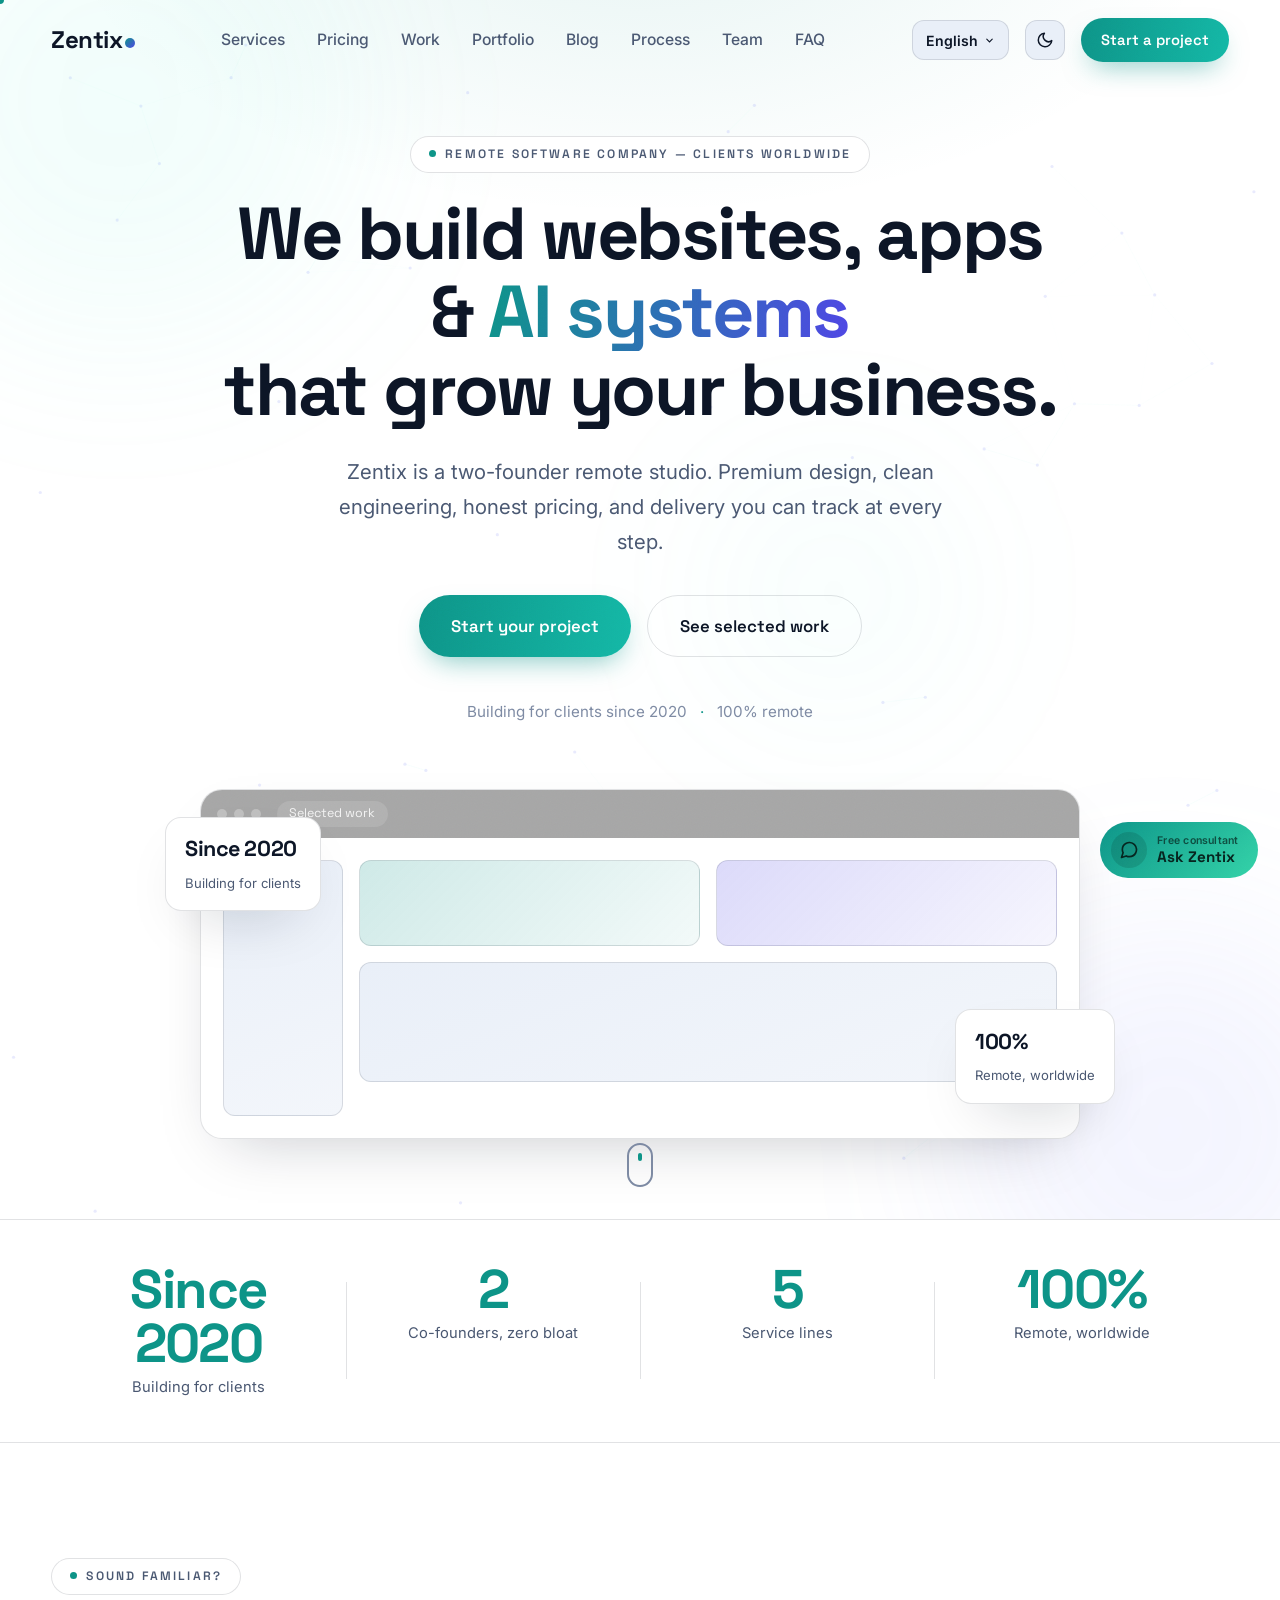
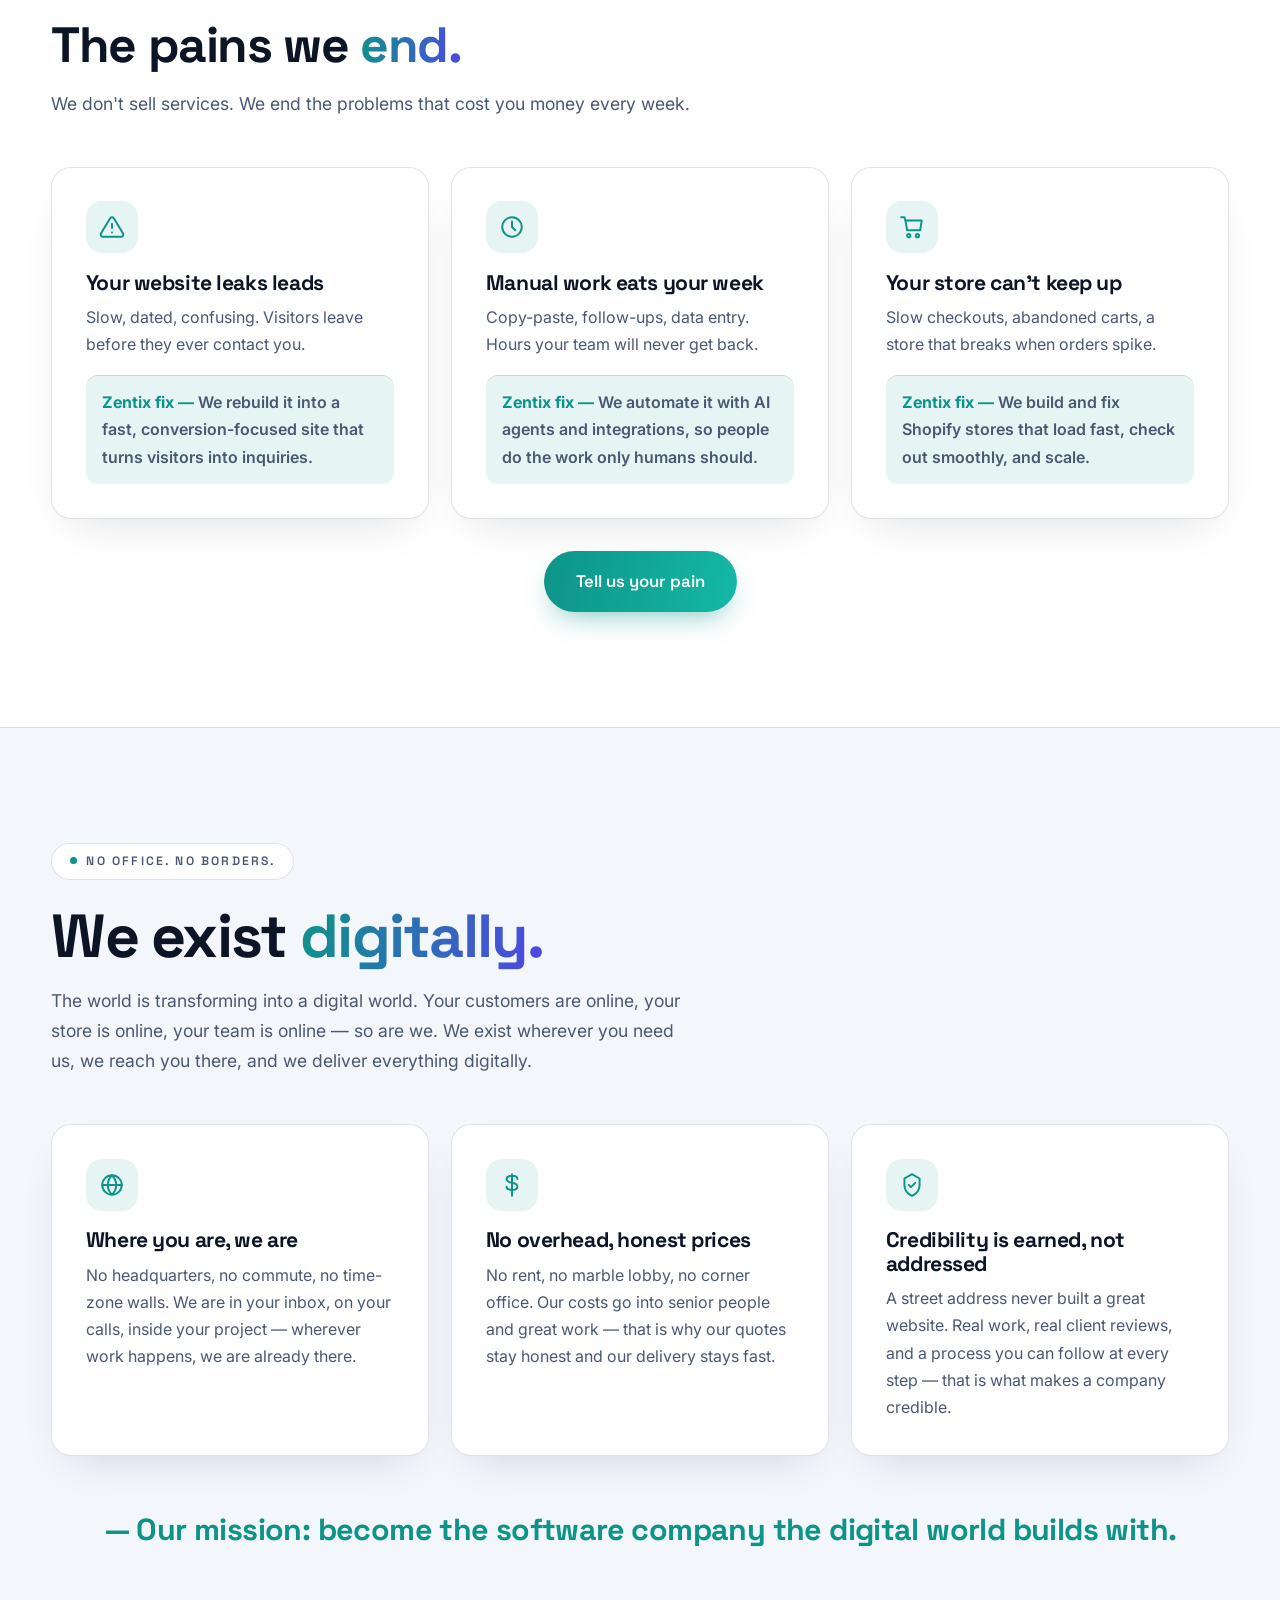
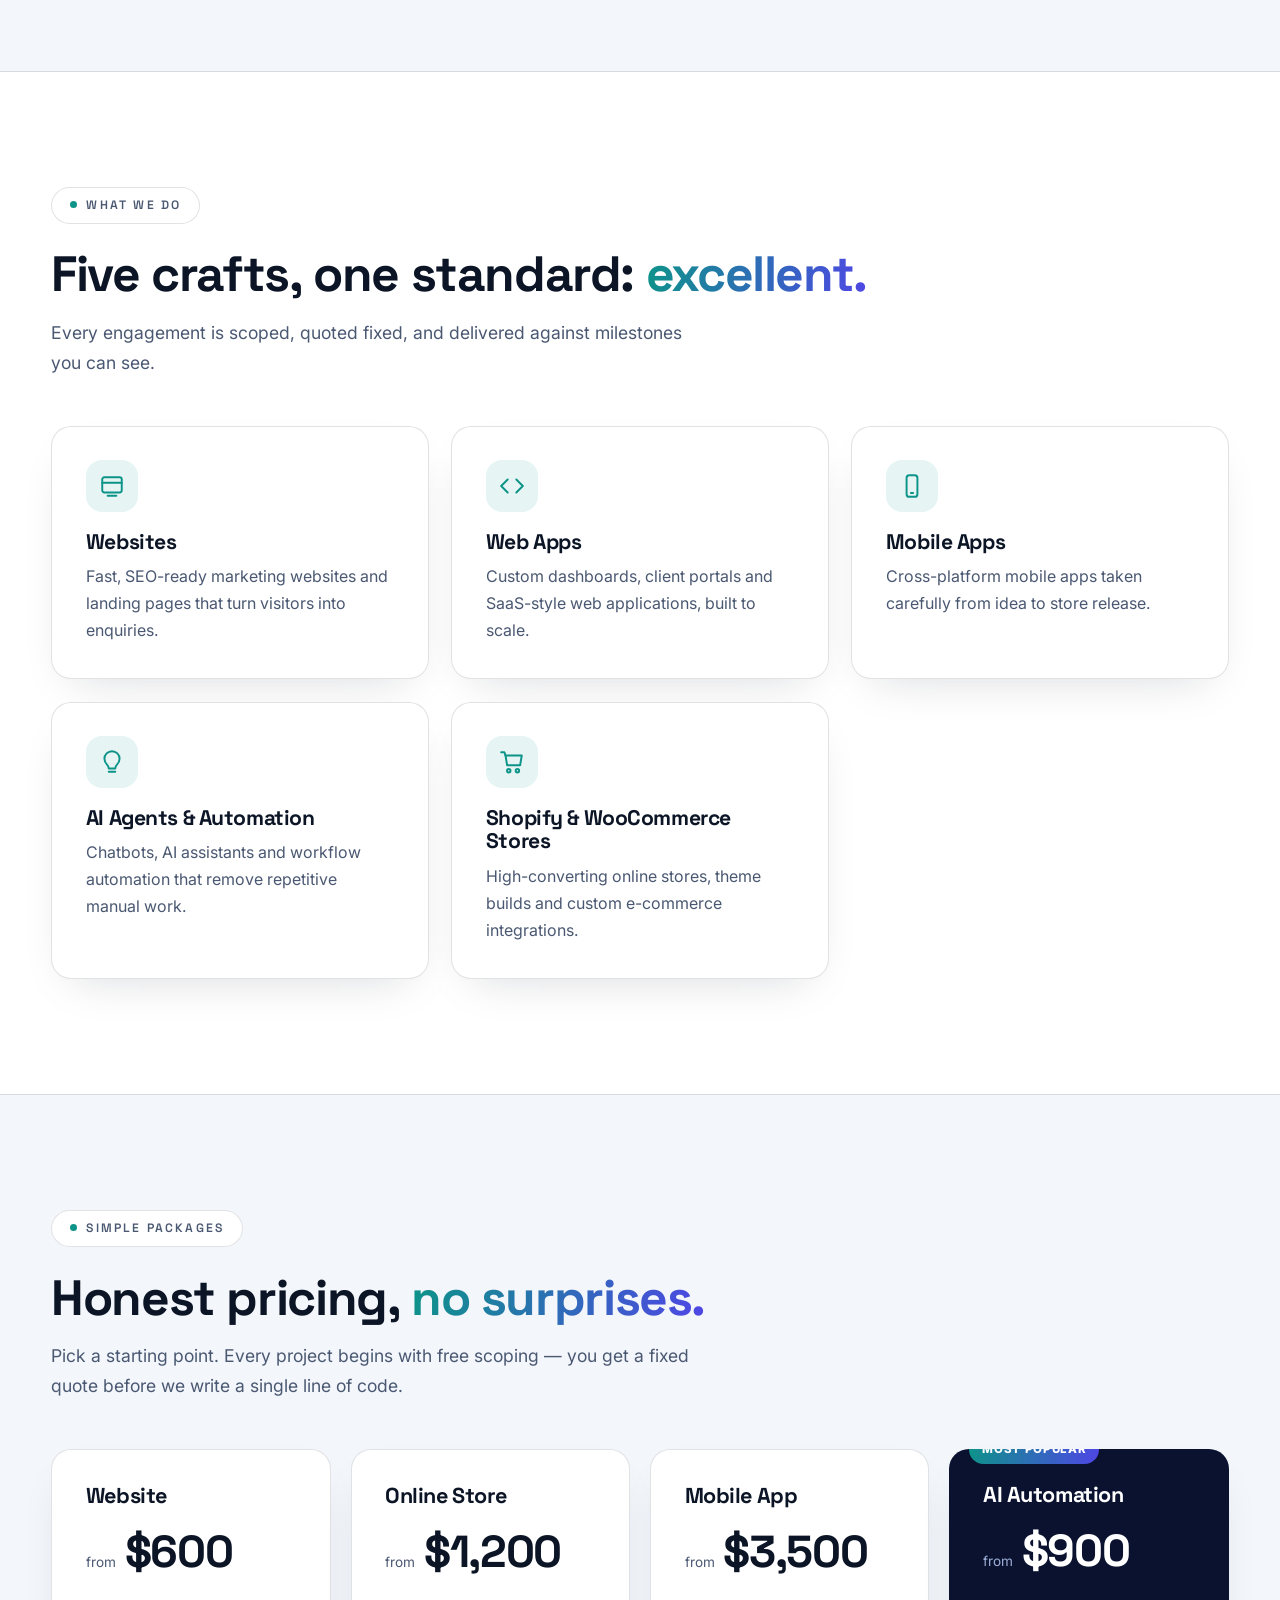
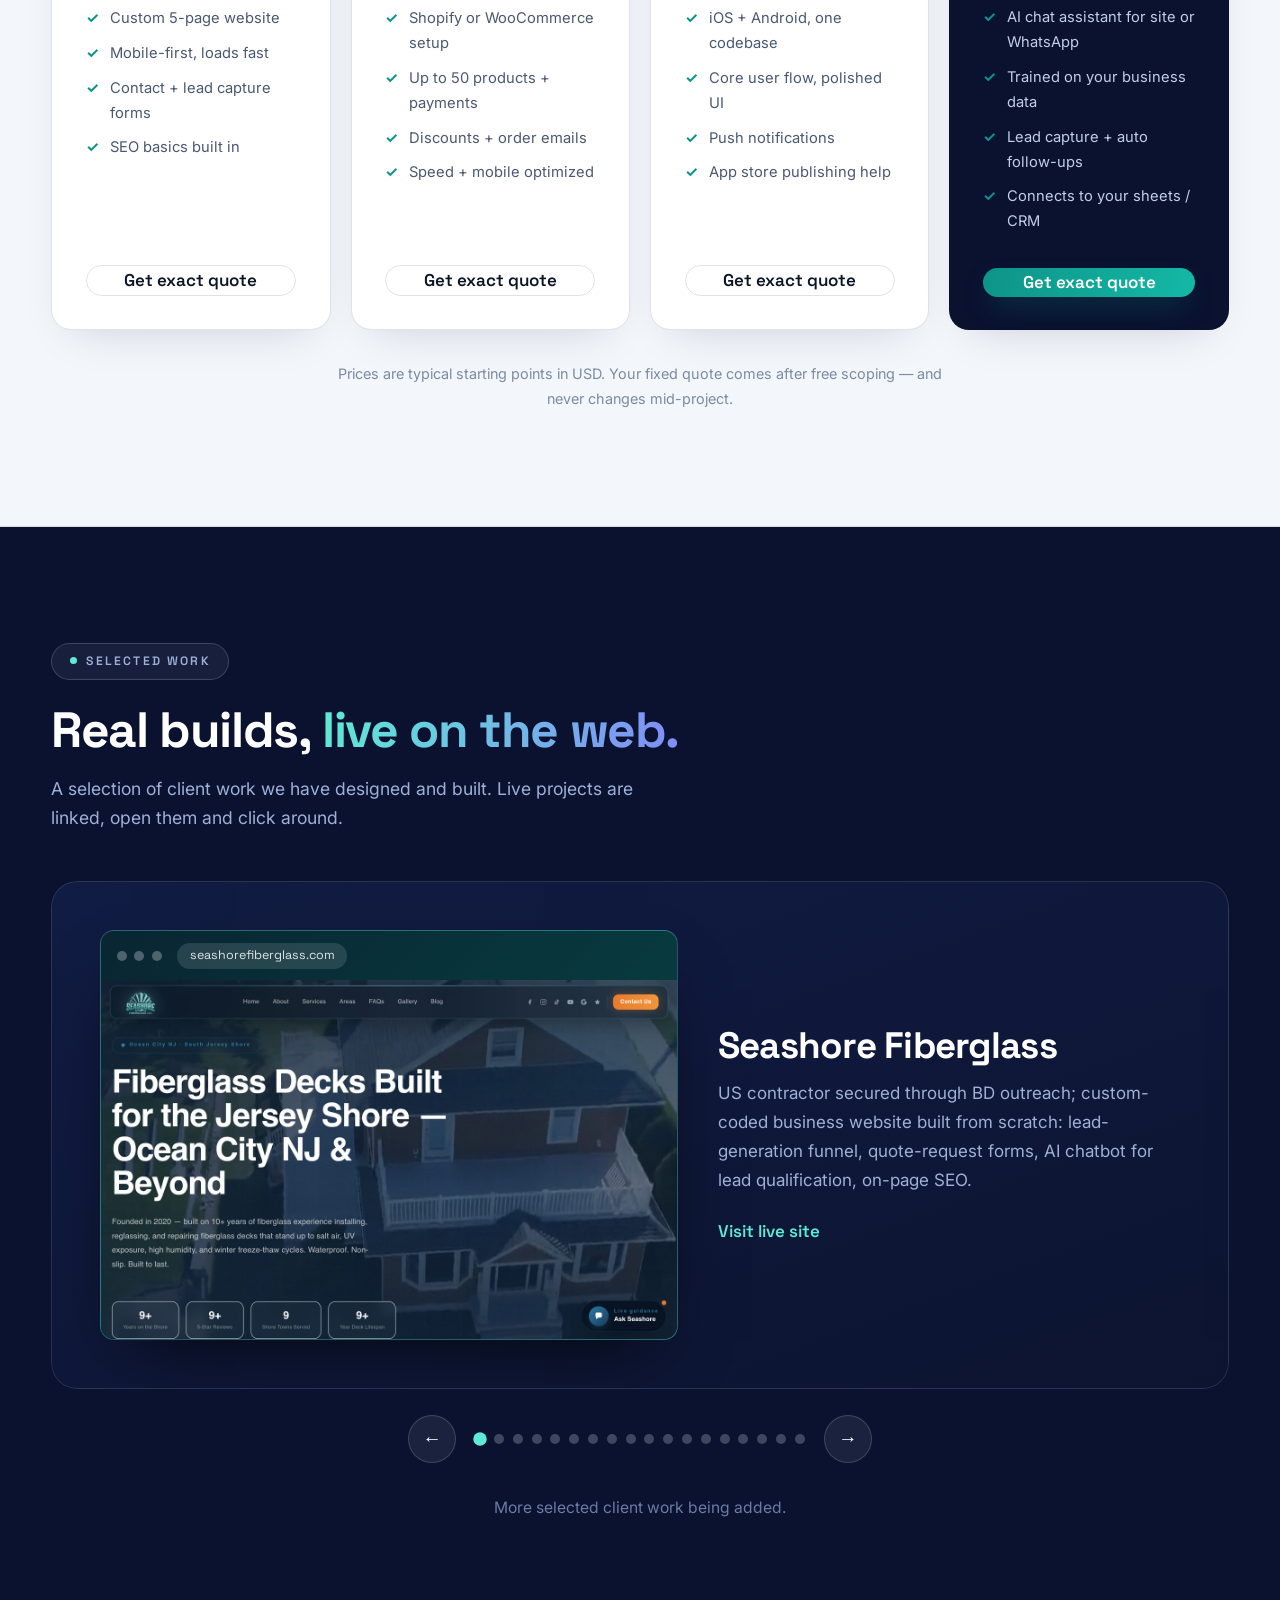
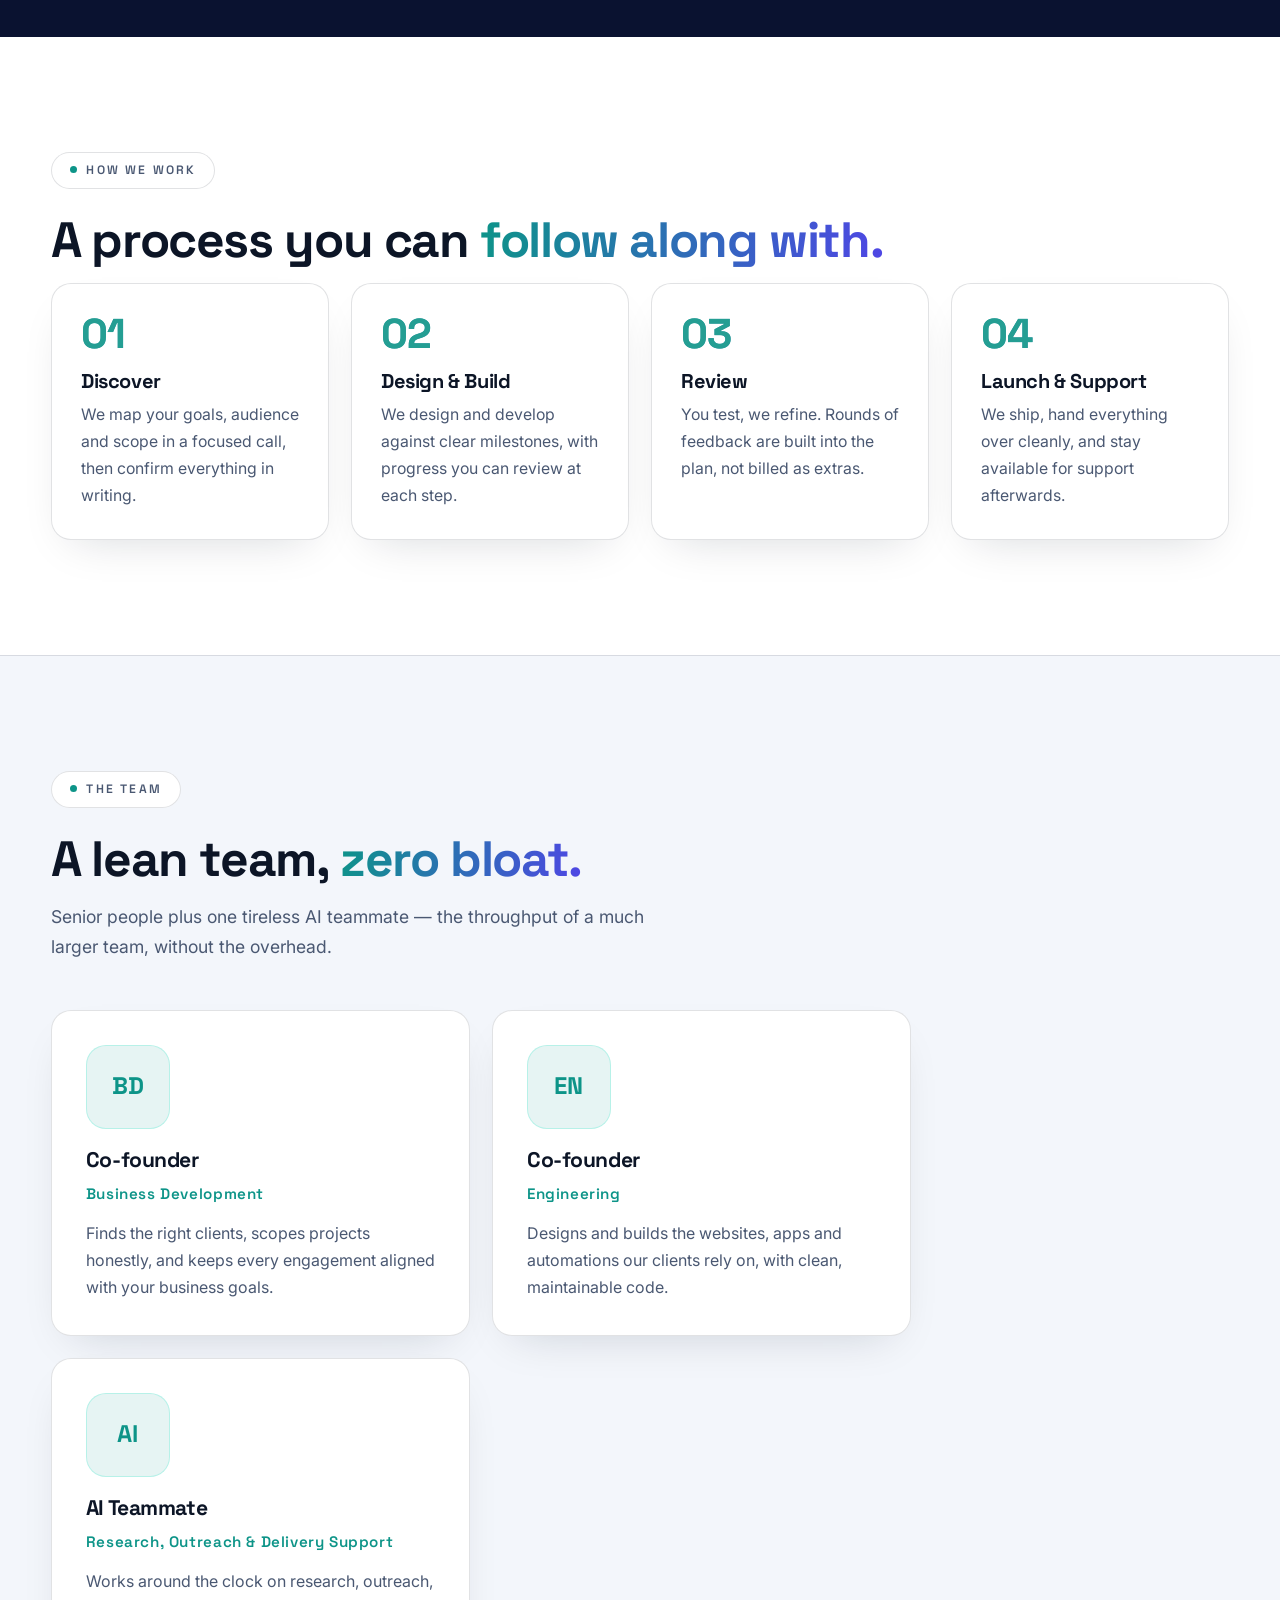
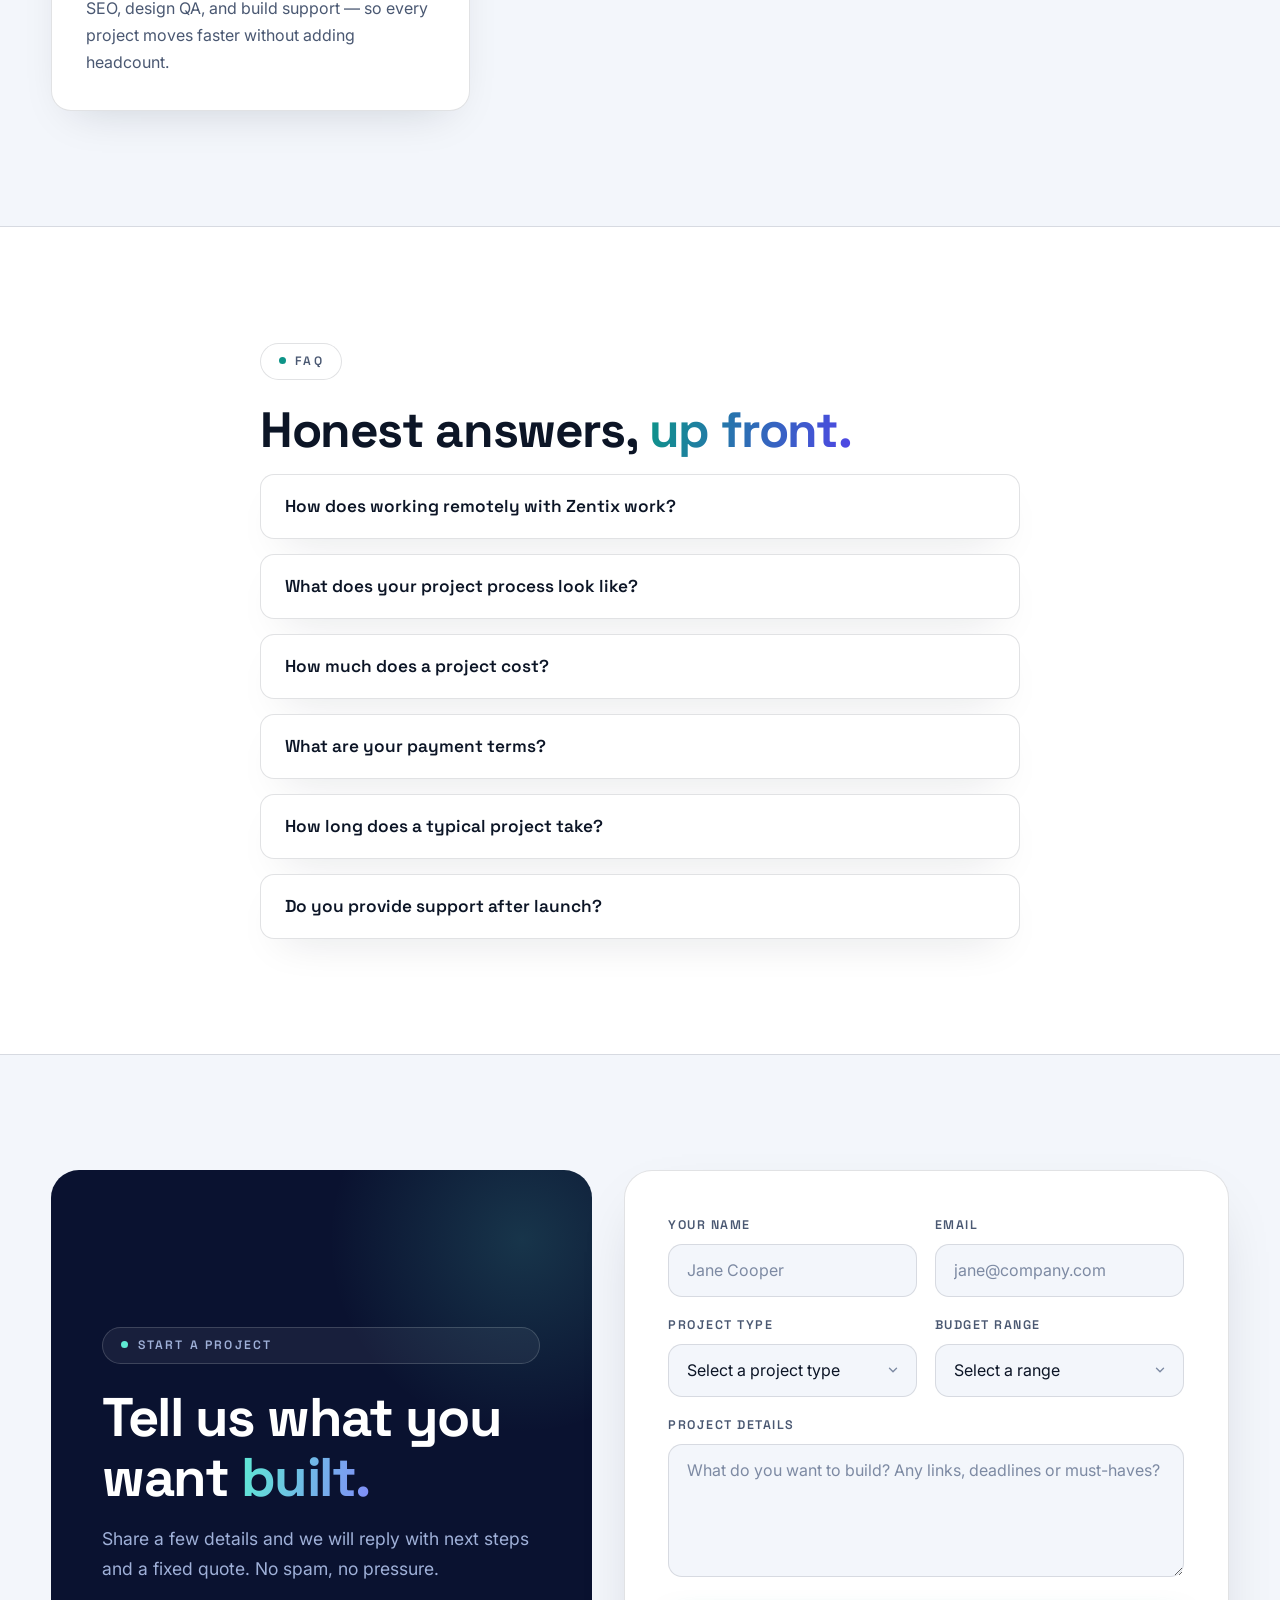
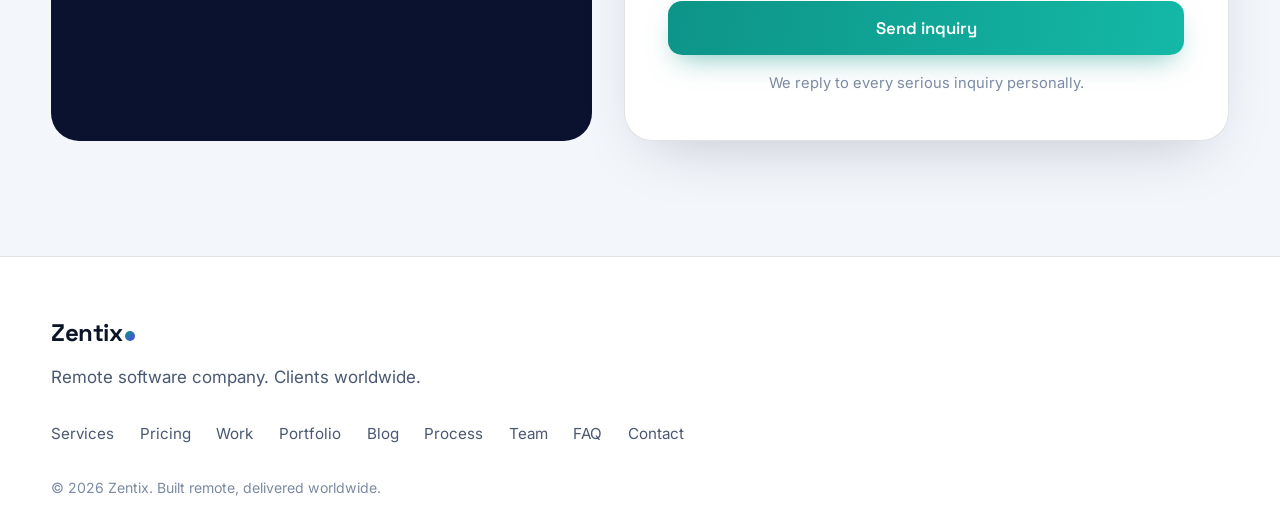
<file: index.html>
<!DOCTYPE html>
<html lang="en">
<head>
  <meta charset="UTF-8">
  <meta name="viewport" content="width=device-width, initial-scale=1.0">
  <title>Zentix — Software Company | Websites, Apps, AI Automation</title>
  <meta name="description" content="Zentix is a remote software company serving clients across the globe. We build websites, web apps, mobile apps, AI automation and Shopify stores.">
  <link rel="canonical" href="https://mycodescene.github.io/zentix/">
  <meta name="robots" content="index, follow">
  <meta name="theme-color" content="#ffffff">
  <script>try{if(localStorage.getItem("zentix-theme-v3")==="dark")document.documentElement.setAttribute("data-theme","dark")}catch(e){}</script>

  <!-- Open Graph -->
  <meta property="og:type" content="website">
  <meta property="og:site_name" content="Zentix">
  <meta property="og:title" content="Zentix — Software Company | Websites, Apps, AI Automation">
  <meta property="og:description" content="Remote software company, clients worldwide. Websites, web apps, mobile apps, AI automation and Shopify stores, built to a premium standard.">
  <meta property="og:url" content="https://mycodescene.github.io/zentix/">
  <meta property="og:image" content="https://mycodescene.github.io/zentix/images/og-image.png">
  <meta property="og:image:width" content="1200">
  <meta property="og:image:height" content="630">
  <meta name="twitter:card" content="summary_large_image">
  <meta name="twitter:image" content="https://mycodescene.github.io/zentix/images/og-image.png">
  <!-- Twitter -->
  <meta name="twitter:card" content="summary">
  <meta name="twitter:title" content="Zentix — Software Company | Websites, Apps, AI Automation">
  <meta name="twitter:description" content="Remote software company, clients worldwide. Websites, web apps, mobile apps, AI automation and Shopify stores.">

  <link rel="preconnect" href="https://fonts.googleapis.com">
  <link rel="preconnect" href="https://fonts.gstatic.com" crossorigin>
  <link href="https://fonts.googleapis.com/css2?family=Space+Grotesk:wght@400;500;600;700&family=Inter:wght@400;500;600&display=swap" rel="stylesheet">
    <link rel="preconnect" href="https://fonts.googleapis.com">
  <link rel="preconnect" href="https://fonts.gstatic.com" crossorigin>
  <link href="https://fonts.googleapis.com/css2?family=IBM+Plex+Sans+Arabic:wght@400;500;600;700&display=swap" rel="stylesheet">
<link rel="stylesheet" href="styles.css?v=9">

  <script type="application/ld+json">
  {
    "@context": "https://schema.org",
    "@type": "Organization",
    "name": "Zentix",
    "url": "https://mycodescene.github.io/zentix/",
    "slogan": "Remote software company — clients worldwide.",
    "description": "Zentix is a remote software company serving clients across the globe. We build websites, web apps, mobile apps, AI automation and Shopify stores."
  }
  </script>
  <script type="application/ld+json">
  {
    "@context": "https://schema.org",
    "@type": "WebSite",
    "name": "Zentix",
    "url": "https://mycodescene.github.io/zentix/"
  }
  </script>
  <script type="application/ld+json">
  {
    "@context": "https://schema.org",
    "@type": "ItemList",
    "name": "Zentix Services",
    "itemListElement": [
      {"@type": "ListItem", "position": 1, "item": {"@type": "Service", "name": "Website Development", "description": "Fast, SEO-ready marketing websites and landing pages."}},
      {"@type": "ListItem", "position": 2, "item": {"@type": "Service", "name": "Web App Development", "description": "Custom dashboards, portals and SaaS-style web applications."}},
      {"@type": "ListItem", "position": 3, "item": {"@type": "Service", "name": "Mobile App Development", "description": "Cross-platform mobile apps from idea to store release."}},
      {"@type": "ListItem", "position": 4, "item": {"@type": "Service", "name": "AI Agents & Automation", "description": "Chatbots, AI assistants and workflow automation."}},
      {"@type": "ListItem", "position": 5, "item": {"@type": "Service", "name": "Shopify & WooCommerce Stores", "description": "High-converting online stores and custom integrations."}}
    ]
  }
  </script>
  <script type="application/ld+json">
  {
    "@context": "https://schema.org",
    "@type": "FAQPage",
    "mainEntity": [
      {"@type": "Question", "name": "How does working remotely with Zentix work?", "acceptedAnswer": {"@type": "Answer", "text": "We work async-first with clear milestones and regular updates. You always know what is being built, what is next, and when it ships. We overlap working hours with clients across time zones for calls when needed."}},
      {"@type": "Question", "name": "What does your project process look like?", "acceptedAnswer": {"@type": "Answer", "text": "Four stages: Discover, where we map your goals and scope; Design and Build, where we craft and develop; Review, where you test and we refine; Launch and Support, where we ship and stay available afterwards."}},
      {"@type": "Question", "name": "How much does a project cost?", "acceptedAnswer": {"@type": "Answer", "text": "Every project is scoped individually. After a short discovery call you receive a fixed written quote, so the price is agreed before any work begins. No hourly surprises."}},
      {"@type": "Question", "name": "What are your payment terms?", "acceptedAnswer": {"@type": "Answer", "text": "50% upfront to start the project and 50% on delivery. Final files and handover are released once the final payment is complete."}},
      {"@type": "Question", "name": "How long does a typical project take?", "acceptedAnswer": {"@type": "Answer", "text": "Landing pages typically take one to two weeks. Full websites and online stores usually take three to six weeks depending on scope. You get a realistic timeline in your quote."}},
      {"@type": "Question", "name": "Do you provide support after launch?", "acceptedAnswer": {"@type": "Answer", "text": "Yes. Every launch includes a handover, and ongoing support and maintenance options are available so your site or app keeps running smoothly."}}
    ]
  }
  </script>
  <script>document.documentElement.classList.add("js");</script>
</head>
<body>
  <div class="preloader" aria-hidden="true"><span class="preloader-word">Zentix<span class="preloader-dot">.</span></span></div>
  <a class="skip-link" href="#main">Skip to content</a>

  <header class="site-header" id="siteHeader">
    <div class="container header-inner">
      <a href="#home" class="logo" data-i18n-aria="home_label" aria-label="Zentix home">Zentix<span class="logo-dot" aria-hidden="true"></span></a>
      <nav class="main-nav" id="mainNav" aria-label="Primary">
        <a href="#services" data-i18n="nav_services">Services</a>
        <a href="#pricing" data-i18n="nav_pricing">Pricing</a>
        <a href="#work" data-i18n="nav_work">Work</a>
        <a href="portfolio.html" data-i18n="nav_portfolio">Portfolio</a>
        <a href="blog.html" data-i18n="nav_blog">Blog</a>
        <a href="#process" data-i18n="nav_process">Process</a>
        <a href="#team" data-i18n="nav_team">Team</a>
        <a href="#faq" data-i18n="nav_faq">FAQ</a>
      </nav>
      <div class="header-actions">
        <button class="theme-toggle" id="themeToggle" data-i18n-aria="switch_theme" aria-label="Switch to light theme" aria-pressed="false">
          <svg class="tt-moon" viewBox="0 0 24 24" width="18" height="18" fill="none" stroke="currentColor" stroke-width="2" stroke-linecap="round" stroke-linejoin="round" aria-hidden="true"><path d="M21 12.8A9 9 0 1 1 11.2 3a7 7 0 0 0 9.8 9.8z"/></svg>
          <svg class="tt-sun" viewBox="0 0 24 24" width="18" height="18" fill="none" stroke="currentColor" stroke-width="2" stroke-linecap="round" stroke-linejoin="round" aria-hidden="true"><circle cx="12" cy="12" r="4"/><path d="M12 2v2m0 16v2M4.9 4.9l1.4 1.4m11.4 11.4 1.4 1.4M2 12h2m16 0h2M4.9 19.1l1.4-1.4M17.7 6.3l1.4-1.4"/></svg>
        </button>
        <a href="#contact" class="btn btn-primary btn-sm" data-i18n="nav_start">Start a project</a>
        <button class="nav-toggle" id="navToggle" data-i18n-aria="open_menu" aria-label="Open menu" aria-expanded="false" aria-controls="mainNav">
          <span></span><span></span><span></span>
        </button>
      </div>
    </div>
  </header>

  <main id="main">
    <!-- HERO -->
    <section class="hero" id="home" aria-label="Introduction">
      <canvas class="hero-canvas" id="heroCanvas" aria-hidden="true"></canvas>
      <div class="hero-orbs" aria-hidden="true">
        <span class="orb orb-1"></span>
        <span class="orb orb-2"></span>
        <span class="orb orb-3"></span>
      </div>
      <div class="container hero-inner">
        <p class="eyebrow reveal" data-i18n="hero_eyebrow">Remote software company &mdash; clients worldwide</p>
        <h1 class="hero-title">
          <span class="mask"><span style="--d:.05s" data-i18n="hero_t1">We build websites, apps</span></span>
          <span class="mask"><span style="--d:.16s" data-i18n="hero_t2">&amp; <span class="grad-text">AI systems</span></span></span>
          <span class="mask"><span style="--d:.27s" data-i18n="hero_t3">that grow your business.</span></span>
        </h1>
        <p class="hero-sub reveal" data-i18n="hero_sub">Zentix is a two-founder remote studio. Premium design, clean engineering, honest pricing, and delivery you can track at every step.</p>
        <div class="hero-ctas reveal">
          <a href="#contact" class="btn btn-primary btn-lg" data-i18n="hero_cta1">Start your project</a>
          <a href="#work" class="btn btn-ghost btn-lg" data-i18n="hero_cta2">See selected work</a>
        </div>
        <div class="hero-meta reveal">
          <span data-i18n="hero_m1">Building for clients since 2020</span>
          <span class="sep" aria-hidden="true">·</span>
          <span data-i18n="hero_m2">100% remote</span>
        </div>
        <div class="hero-visual reveal" aria-hidden="true">
          <div class="hero-browser">
            <div class="browser-bar"><span></span><span></span><span></span><em data-i18n="work_eyebrow">Selected work</em></div>
            <div class="hero-screen">
              <div class="hs-side"></div>
              <div class="hs-main"><i></i><i></i><i></i></div>
            </div>
          </div>
          <div class="hero-badge hb-1"><strong data-i18n="stat1_v">Since 2020</strong><small data-i18n="stat1_l">Building for clients</small></div>
          <div class="hero-badge hb-2"><strong><span class="counter" data-count="100" data-suffix="%">0</span></strong><small data-i18n="stat4_l">Remote, worldwide</small></div>
        </div>
      </div>
      <a href="#services" class="scroll-hint" data-i18n-aria="scroll_services" aria-label="Scroll to services"><span></span></a>
    </section>

    </div>

    <!-- STATS -->
    <section class="stats" aria-label="Company facts">
      <div class="container stats-grid">
        <div class="stat reveal">
          <p class="stat-value stat-text" data-i18n="stat1_v">Since 2020</p>
          <p class="stat-label" data-i18n="stat1_l">Building for clients</p>
        </div>
        <div class="stat reveal">
          <p class="stat-value"><span class="counter" data-count="2">0</span></p>
          <p class="stat-label" data-i18n="stat2_l">Co-founders, zero bloat</p>
        </div>
        <div class="stat reveal">
          <p class="stat-value"><span class="counter" data-count="5">0</span></p>
          <p class="stat-label" data-i18n="stat3_l">Service lines</p>
        </div>
        <div class="stat reveal">
          <p class="stat-value"><span class="counter" data-count="100" data-suffix="%">0</span></p>
          <p class="stat-label" data-i18n="stat4_l">Remote, worldwide</p>
        </div>
      </div>
    </section>

    <!-- PAINS -->
    <section class="section" id="pains" aria-label="Problems we solve">
      <div class="container">
        <p class="eyebrow reveal" data-i18n="pain_eyebrow">Sound familiar?</p>
        <h2 class="section-title reveal"><span data-i18n="pain_t1">The pains we</span> <span class="grad-text" data-i18n="pain_t2">end.</span></h2>
        <p class="section-sub reveal" data-i18n="pain_sub">We don't sell services. We end the problems that cost you money every week.</p>
        <div class="services-grid">
          <article class="card reveal">
            <div class="card-icon" aria-hidden="true">
              <svg viewBox="0 0 24 24" width="28" height="28" fill="none" stroke="currentColor" stroke-width="1.8" stroke-linecap="round"><path d="M12 9v4m0 4h.01M10.3 3.9 1.8 18a2 2 0 0 0 1.7 3h17a2 2 0 0 0 1.7-3L13.7 3.9a2 2 0 0 0-3.4 0z"/></svg>
            </div>
            <h3 data-i18n="pain1_t">Your website leaks leads</h3>
            <p data-i18n="pain1_d">Slow, dated, confusing. Visitors leave before they ever contact you.</p>
            <p class="pain-fix" data-i18n="pain1_f">We rebuild it into a fast, conversion-focused site that turns visitors into inquiries.</p>
          </article>
          <article class="card reveal">
            <div class="card-icon" aria-hidden="true">
              <svg viewBox="0 0 24 24" width="28" height="28" fill="none" stroke="currentColor" stroke-width="1.8" stroke-linecap="round"><circle cx="12" cy="12" r="9"/><path d="M12 7v5l3 3"/></svg>
            </div>
            <h3 data-i18n="pain2_t">Manual work eats your week</h3>
            <p data-i18n="pain2_d">Copy-paste, follow-ups, data entry. Hours your team will never get back.</p>
            <p class="pain-fix" data-i18n="pain2_f">We automate it with AI agents and integrations, so people do the work only humans should.</p>
          </article>
          <article class="card reveal">
            <div class="card-icon" aria-hidden="true">
              <svg viewBox="0 0 24 24" width="28" height="28" fill="none" stroke="currentColor" stroke-width="1.8" stroke-linecap="round" stroke-linejoin="round"><path d="M6 6h15l-1.5 9h-12z"/><path d="M6 6 5 3H2"/><circle cx="9" cy="20" r="1.5"/><circle cx="17" cy="20" r="1.5"/></svg>
            </div>
            <h3 data-i18n="pain3_t">Your store can't keep up</h3>
            <p data-i18n="pain3_d">Slow checkouts, abandoned carts, a store that breaks when orders spike.</p>
            <p class="pain-fix" data-i18n="pain3_f">We build and fix Shopify stores that load fast, check out smoothly, and scale.</p>
          </article>
        </div>
        <p class="reveal" style="text-align:center;margin-top:2rem"><a class="btn btn-primary btn-lg" href="#contact" data-i18n="pain_cta">Tell us your pain</a></p>
      </div>
    </section>

    <!-- BORN DIGITAL -->
    <section class="section section-alt" id="digital" aria-label="Born digital">
      <div class="container">
        <p class="eyebrow reveal" data-i18n="dig_eyebrow">No office. No borders.</p>
        <h2 class="section-title reveal"><span data-i18n="dig_t1">We exist</span> <span class="grad-text" data-i18n="dig_t2">digitally.</span></h2>
        <p class="section-sub reveal" data-i18n="dig_lead">The world is transforming into a digital world. Your customers are online, your store is online, your team is online — so are we. We exist wherever you need us, we reach you there, and we deliver everything digitally.</p>
        <div class="services-grid">
          <article class="card reveal">
            <div class="card-icon" aria-hidden="true">
              <svg viewBox="0 0 24 24" width="28" height="28" fill="none" stroke="currentColor" stroke-width="1.8" stroke-linecap="round" stroke-linejoin="round"><circle cx="12" cy="12" r="9"/><path d="M3 12h18M12 3c2.5 2.6 3.9 5.7 3.9 9S14.5 18.4 12 21c-2.5-2.6-3.9-5.7-3.9-9S9.5 5.6 12 3z"/></svg>
            </div>
            <h3 data-i18n="dig1_t">Where you are, we are</h3>
            <p data-i18n="dig1_d">No headquarters, no commute, no time-zone walls. We are in your inbox, on your calls, inside your project — wherever work happens, we are already there.</p>
          </article>
          <article class="card reveal">
            <div class="card-icon" aria-hidden="true">
              <svg viewBox="0 0 24 24" width="28" height="28" fill="none" stroke="currentColor" stroke-width="1.8" stroke-linecap="round" stroke-linejoin="round"><path d="M12 2v20M17 6.5c0-1.9-2.2-3-5-3s-5 1.1-5 3 2 2.9 5 3.4 5 1.6 5 3.6-2.2 3-5 3-5-1.1-5-3"/></svg>
            </div>
            <h3 data-i18n="dig2_t">No overhead, honest prices</h3>
            <p data-i18n="dig2_d">No rent, no marble lobby, no corner office. Our costs go into senior people and great work — that is why our quotes stay honest and our delivery stays fast.</p>
          </article>
          <article class="card reveal">
            <div class="card-icon" aria-hidden="true">
              <svg viewBox="0 0 24 24" width="28" height="28" fill="none" stroke="currentColor" stroke-width="1.8" stroke-linecap="round" stroke-linejoin="round"><path d="M12 2l7 4v6c0 5-3.5 8.5-7 10-3.5-1.5-7-5-7-10V6z"/><path d="M9 12l2 2 4-4"/></svg>
            </div>
            <h3 data-i18n="dig3_t">Credibility is earned, not addressed</h3>
            <p data-i18n="dig3_d">A street address never built a great website. Real work, real client reviews, and a process you can follow at every step — that is what makes a company credible.</p>
          </article>
        </div>
        <p class="reveal dig-mission" data-i18n="dig_mission">Our mission: become the software company the digital world builds with.</p>
      </div>
    </section>

    <!-- SERVICES -->
    <section class="section" id="services" aria-label="Services">
      <div class="container">
        <p class="eyebrow reveal" data-i18n="svc_eyebrow">What we do</p>
        <h2 class="section-title reveal"><span data-i18n="svc_t1">Five crafts, one standard:</span> <span class="grad-text" data-i18n="svc_t2">excellent.</span></h2>
        <p class="section-sub reveal" data-i18n="svc_sub">Every engagement is scoped, quoted fixed, and delivered against milestones you can see.</p>
        <div class="services-grid">
          <article class="card reveal">
            <div class="card-icon" aria-hidden="true">
              <svg viewBox="0 0 24 24" fill="none" stroke="currentColor" stroke-width="1.8" stroke-linecap="round" stroke-linejoin="round"><rect x="3" y="4" width="18" height="14" rx="2"/><path d="M3 9h18M8 21h8"/></svg>
            </div>
            <h3 data-i18n="svc1_t">Websites</h3>
            <p data-i18n="svc1_d">Fast, SEO-ready marketing websites and landing pages that turn visitors into enquiries.</p>
          </article>
          <article class="card reveal">
            <div class="card-icon" aria-hidden="true">
              <svg viewBox="0 0 24 24" fill="none" stroke="currentColor" stroke-width="1.8" stroke-linecap="round" stroke-linejoin="round"><path d="M16 18l6-6-6-6M8 6l-6 6 6 6"/></svg>
            </div>
            <h3 data-i18n="svc2_t">Web Apps</h3>
            <p data-i18n="svc2_d">Custom dashboards, client portals and SaaS-style web applications, built to scale.</p>
          </article>
          <article class="card reveal">
            <div class="card-icon" aria-hidden="true">
              <svg viewBox="0 0 24 24" fill="none" stroke="currentColor" stroke-width="1.8" stroke-linecap="round" stroke-linejoin="round"><rect x="7" y="2" width="10" height="20" rx="2.5"/><path d="M11 18.5h2"/></svg>
            </div>
            <h3 data-i18n="svc3_t">Mobile Apps</h3>
            <p data-i18n="svc3_d">Cross-platform mobile apps taken carefully from idea to store release.</p>
          </article>
          <article class="card reveal">
            <div class="card-icon" aria-hidden="true">
              <svg viewBox="0 0 24 24" fill="none" stroke="currentColor" stroke-width="1.8" stroke-linecap="round" stroke-linejoin="round"><path d="M12 2a7 7 0 0 1 7 7c0 2.4-1.2 4.2-2.6 5.7-.9 1-1.4 2.1-1.4 3.3H9c0-1.2-.5-2.3-1.4-3.3C6.2 13.2 5 11.4 5 9a7 7 0 0 1 7-7z"/><path d="M9 21h6"/></svg>
            </div>
            <h3 data-i18n="svc4_t">AI Agents &amp; Automation</h3>
            <p data-i18n="svc4_d">Chatbots, AI assistants and workflow automation that remove repetitive manual work.</p>
          </article>
          <article class="card reveal">
            <div class="card-icon" aria-hidden="true">
              <svg viewBox="0 0 24 24" fill="none" stroke="currentColor" stroke-width="1.8" stroke-linecap="round" stroke-linejoin="round"><path d="M6 6h15l-1.5 9h-12z"/><path d="M6 6L5 3H2"/><circle cx="9" cy="20" r="1.6"/><circle cx="17" cy="20" r="1.6"/></svg>
            </div>
            <h3 data-i18n="svc5_t">Shopify &amp; WooCommerce Stores</h3>
            <p data-i18n="svc5_d">High-converting online stores, theme builds and custom e-commerce integrations.</p>
          </article>
        </div>
      </div>
    </section>

    <!-- PACKAGES -->
    <section class="section section-alt" id="pricing" aria-label="Packages and pricing">
      <div class="container">
        <p class="eyebrow reveal" data-i18n="pkg_eyebrow">Simple packages</p>
        <h2 class="section-title reveal"><span data-i18n="pkg_t1">Honest pricing,</span> <span class="grad-text" data-i18n="pkg_t2">no surprises.</span></h2>
        <p class="section-sub reveal" data-i18n="pkg_sub">Pick a starting point. Every project begins with free scoping — you get a fixed quote before we write a single line of code.</p>
        <div class="pricing-grid">
          <article class="card price-card reveal">
            <h3 data-i18n="pkg1_name">Website</h3>
            <p class="price"><span class="price-from" data-i18n="pkg_from">from</span> <strong>$600</strong></p>
            <ul class="price-list">
              <li data-i18n="pkg1_f1">Custom 5-page website</li>
              <li data-i18n="pkg1_f2">Mobile-first, loads fast</li>
              <li data-i18n="pkg1_f3">Contact + lead capture forms</li>
              <li data-i18n="pkg1_f4">SEO basics built in</li>
            </ul>
            <a class="btn btn-outline" href="#contact" data-i18n="pkg_cta">Get exact quote</a>
          </article>
          <article class="card price-card reveal">
            <h3 data-i18n="pkg2_name">Online Store</h3>
            <p class="price"><span class="price-from" data-i18n="pkg_from">from</span> <strong>$1,200</strong></p>
            <ul class="price-list">
              <li data-i18n="pkg2_f1">Shopify or WooCommerce setup</li>
              <li data-i18n="pkg2_f2">Up to 50 products + payments</li>
              <li data-i18n="pkg2_f3">Discounts + order emails</li>
              <li data-i18n="pkg2_f4">Speed + mobile optimized</li>
            </ul>
            <a class="btn btn-outline" href="#contact" data-i18n="pkg_cta">Get exact quote</a>
          </article>
          <article class="card price-card reveal">
            <h3 data-i18n="pkg3_name">Mobile App</h3>
            <p class="price"><span class="price-from" data-i18n="pkg_from">from</span> <strong>$3,500</strong></p>
            <ul class="price-list">
              <li data-i18n="pkg3_f1">iOS + Android, one codebase</li>
              <li data-i18n="pkg3_f2">Core user flow, polished UI</li>
              <li data-i18n="pkg3_f3">Push notifications</li>
              <li data-i18n="pkg3_f4">App store publishing help</li>
            </ul>
            <a class="btn btn-outline" href="#contact" data-i18n="pkg_cta">Get exact quote</a>
          </article>
          <article class="card price-card reveal price-popular">
            <span class="pop-tag" data-i18n="pkg_tag">Most popular</span>
            <h3 data-i18n="pkg4_name">AI Automation</h3>
            <p class="price"><span class="price-from" data-i18n="pkg_from">from</span> <strong>$900</strong></p>
            <ul class="price-list">
              <li data-i18n="pkg4_f1">AI chat assistant for site or WhatsApp</li>
              <li data-i18n="pkg4_f2">Trained on your business data</li>
              <li data-i18n="pkg4_f3">Lead capture + auto follow-ups</li>
              <li data-i18n="pkg4_f4">Connects to your sheets / CRM</li>
            </ul>
            <a class="btn btn-primary" href="#contact" data-i18n="pkg_cta">Get exact quote</a>
          </article>
        </div>
        <p class="pricing-note reveal" data-i18n="pkg_note">Prices are typical starting points in USD. Your fixed quote comes after free scoping — and never changes mid-project.</p>
      </div>
    </section>

    </div>

    <!-- WORK -->
    <section class="section section-alt" id="work" aria-label="Selected work">
      <div class="container">
        <p class="eyebrow reveal" data-i18n="work_eyebrow">Selected work</p>
        <h2 class="section-title reveal"><span data-i18n="work_t1">Real builds,</span> <span class="grad-text" data-i18n="work_t2">live on the web.</span></h2>
        <p class="section-sub reveal" data-i18n="work_sub">A selection of client work we have designed and built. Live projects are linked, open them and click around.</p>

        <div class="slider reveal" id="workSlider" aria-roledescription="carousel" aria-label="Selected work slider">
          <div class="slider-viewport">
            <div class="slider-track" id="sliderTrack">
<article class="slide" aria-roledescription="slide" aria-label="1 of 18">
                <div class="browser-mock mock-a" aria-label="Screenshot of the Seashore Fiberglass website">
                  <div class="browser-bar"><span></span><span></span><span></span><em>seashorefiberglass.com</em></div>
                  <a class="thumb-link" href="https://seashorefiberglass.com" target="_blank" rel="noopener" aria-label="Open live site: Seashore Fiberglass"><img class="thumb" src="images/thumbs/seashore-thumb.jpg" alt="Screenshot of the Seashore Fiberglass website" loading="lazy"></a>
                </div>
                <div class="slide-info">
                  <h3>Seashore Fiberglass</h3>
                  <p>US contractor secured through BD outreach; custom-coded business website built from scratch: lead-generation funnel, quote-request forms, AI chatbot for lead qualification, on-page SEO.</p>
                  <a class="text-link" href="https://seashorefiberglass.com" target="_blank" rel="noopener" data-i18n="work_visit">Visit live site <span aria-hidden="true">↗</span></a>
                </div>
              </article>
<article class="slide" aria-roledescription="slide" aria-label="2 of 18">
                <div class="browser-mock mock-b" aria-label="Screenshot of the OG Car World website">
                  <div class="browser-bar"><span></span><span></span><span></span><em>ogcarworld.co.uk</em></div>
                  <a class="thumb-link" href="https://ogcarworld.co.uk" target="_blank" rel="noopener" aria-label="Open live site: OG Car World"><img class="thumb" src="images/thumbs/ogcarworld-thumb.jpg" alt="Screenshot of the OG Car World website" loading="lazy"></a>
                </div>
                <div class="slide-info">
                  <h3>OG Car World</h3>
                  <p>UK client landed through BD outreach; WordPress business website with service pages, booking CTAs, and customer-review integration.</p>
                  <a class="text-link" href="https://ogcarworld.co.uk" target="_blank" rel="noopener" data-i18n="work_visit">Visit live site <span aria-hidden="true">↗</span></a>
                </div>
              </article>
<article class="slide" aria-roledescription="slide" aria-label="3 of 18">
                <div class="browser-mock mock-c" aria-label="Screenshot of the Glamping Hive website">
                  <div class="browser-bar"><span></span><span></span><span></span><em>theglampinghive.com</em></div>
                  <a class="thumb-link" href="https://theglampinghive.com" target="_blank" rel="noopener" aria-label="Open live site: Glamping Hive"><img class="thumb" src="images/thumbs/glampinghive-thumb.jpg" alt="Screenshot of the Glamping Hive website" loading="lazy"></a>
                </div>
                <div class="slide-info">
                  <h3>Glamping Hive</h3>
                  <p>Client landed through BD outreach; full WordPress redesign.</p>
                  <a class="text-link" href="https://theglampinghive.com" target="_blank" rel="noopener" data-i18n="work_visit">Visit live site <span aria-hidden="true">↗</span></a>
                </div>
              </article>
<article class="slide" aria-roledescription="slide" aria-label="4 of 18">
                <div class="browser-mock mock-m" role="img" aria-label="Stylized preview of the GBL Trading website">
                  <div class="browser-bar"><span></span><span></span><span></span><em>gbltrading.ae</em></div>
                  <a class="thumb-link" href="http://gbltrading.ae" target="_blank" rel="noopener" aria-label="Open live site: GBL Trading"><div class="mock-body"><i class="m-hero"></i><i class="m-line w70"></i><i class="m-line w60"></i><i class="m-btn"></i></div></a>
                </div>
                <div class="slide-info">
                  <h3>gbltrading.ae</h3>
                  <p>WordPress website build.</p>
                  <a class="text-link" href="http://gbltrading.ae" target="_blank" rel="noopener" data-i18n="work_visit">Visit live site <span aria-hidden="true">↗</span></a>
                </div>
              </article>
<article class="slide" aria-roledescription="slide" aria-label="5 of 18">
                <div class="browser-mock mock-n" aria-label="Screenshot of the foneworldcambridge.co.uk website">
                  <div class="browser-bar"><span></span><span></span><span></span><em>foneworldcambridge.co.uk</em></div>
                  <a class="thumb-link" href="https://foneworldcambridge.co.uk" target="_blank" rel="noopener" aria-label="Open live site: foneworldcambridge.co.uk"><img class="thumb" src="images/thumbs/foneworld-thumb.jpg" alt="Screenshot of the foneworldcambridge.co.uk website" loading="lazy"></a>
                </div>
                <div class="slide-info">
                  <h3>foneworldcambridge.co.uk</h3>
                  <p>WordPress website build.</p>
                  <a class="text-link" href="https://foneworldcambridge.co.uk" target="_blank" rel="noopener" data-i18n="work_visit">Visit live site <span aria-hidden="true">↗</span></a>
                </div>
              </article>
<article class="slide" aria-roledescription="slide" aria-label="6 of 18">
                <div class="browser-mock mock-o" aria-label="Screenshot of the e3sparkplugs.com website">
                  <div class="browser-bar"><span></span><span></span><span></span><em>e3sparkplugs.com</em></div>
                  <a class="thumb-link" href="https://e3sparkplugs.com" target="_blank" rel="noopener" aria-label="Open live site: e3sparkplugs.com"><img class="thumb" src="images/thumbs/e3sparkplugs-thumb.jpg" alt="Screenshot of the e3sparkplugs.com website" loading="lazy"></a>
                </div>
                <div class="slide-info">
                  <h3>e3sparkplugs.com</h3>
                  <p>WordPress website build.</p>
                  <a class="text-link" href="https://e3sparkplugs.com" target="_blank" rel="noopener" data-i18n="work_visit">Visit live site <span aria-hidden="true">↗</span></a>
                </div>
              </article>
<article class="slide" aria-roledescription="slide" aria-label="7 of 18">
                <div class="browser-mock mock-p" aria-label="Screenshot of the sonax.com.au website">
                  <div class="browser-bar"><span></span><span></span><span></span><em>sonax.com.au</em></div>
                  <a class="thumb-link" href="https://sonax.com.au" target="_blank" rel="noopener" aria-label="Open live site: sonax.com.au"><img class="thumb" src="images/thumbs/sonax-thumb.jpg" alt="Screenshot of the sonax.com.au website" loading="lazy"></a>
                </div>
                <div class="slide-info">
                  <h3>sonax.com.au</h3>
                  <p>WordPress website build.</p>
                  <a class="text-link" href="https://sonax.com.au" target="_blank" rel="noopener" data-i18n="work_visit">Visit live site <span aria-hidden="true">↗</span></a>
                </div>
              </article>
<article class="slide" aria-roledescription="slide" aria-label="8 of 18">
                <div class="browser-mock mock-q" aria-label="Screenshot of the Ortho Cloud website">
                  <div class="browser-bar"><span></span><span></span><span></span><em>ortho-cloud.us</em></div>
                  <a class="thumb-link" href="https://ortho-cloud.us" target="_blank" rel="noopener" aria-label="Open live site: Ortho Cloud"><img class="thumb" src="images/thumbs/ortho-thumb.jpg" alt="Screenshot of the Ortho Cloud website" loading="lazy"></a>
                </div>
                <div class="slide-info">
                  <h3>Ortho Cloud</h3>
                  <p>US orthopedic-pillow e-commerce store: custom website development with ongoing SEO and conversion work for the American market.</p>
                  <a class="text-link" href="https://ortho-cloud.us" target="_blank" rel="noopener" data-i18n="work_visit">Visit live site <span aria-hidden="true">&#8599;</span></a>
                </div>
              </article>
<article class="slide" aria-roledescription="slide" aria-label="9 of 18">
                <div class="browser-mock mock-r" aria-label="Screenshot of the Aura Bright website">
                  <div class="browser-bar"><span></span><span></span><span></span><em>aura-bright-serum.lovable.app</em></div>
                  <a class="thumb-link" href="https://aura-bright-serum.lovable.app" target="_blank" rel="noopener" aria-label="Open live site: Aura Bright"><img class="thumb" src="images/thumbs/aurabright-thumb.jpg" alt="Screenshot of the Aura Bright website" loading="lazy"></a>
                </div>
                <div class="slide-info">
                  <h3>Aura Bright</h3>
                  <p>Skincare brand's one-page e-commerce experience: cinematic scroll-driven 3D product showcase, multi-product selection, and cash-on-delivery ordering with confirmation numbers.</p>
                  <a class="text-link" href="https://aura-bright-serum.lovable.app" target="_blank" rel="noopener" data-i18n="work_visit">Visit live site <span aria-hidden="true">&#8599;</span></a>
                </div>
              </article>
<article class="slide" aria-roledescription="slide" aria-label="10 of 18">
                <div class="browser-mock mock-e" role="img" aria-label="Stylized preview of the Showslot website">
                  <div class="browser-bar"><span></span><span></span><span></span><em>Showslot</em></div>
                  <div class="mock-body"><i class="m-hero"></i><i class="m-line w70"></i><i class="m-line w60"></i><i class="m-btn"></i></div>
                </div>
                <div class="slide-info">
                  <h3>Showslot</h3>
                  <p>Frankfurt ticketing platform; relationship secured via BD outreach. Frontend ticket-booking module: seat planning, live availability, payment gateway integration, anti-hoarding purchase limits. Delivered as Full Stack Developer.</p>
                </div>
              </article>
<article class="slide" aria-roledescription="slide" aria-label="11 of 18">
                <div class="browser-mock mock-f" role="img" aria-label="Stylized preview of the Biomark website">
                  <div class="browser-bar"><span></span><span></span><span></span><em>Biomark</em></div>
                  <div class="mock-body"><i class="m-hero"></i><i class="m-line w80"></i><i class="m-line w55"></i><i class="m-btn"></i></div>
                </div>
                <div class="slide-info">
                  <h3>Biomark</h3>
                  <p>Singapore digital health platform (2,500+ clinics, 300k+ users); secured through BD outreach. Google Fit integration, 20+ reusable UI components, 25+ REST APIs. Delivered as Full Stack Developer.</p>
                </div>
              </article>
<article class="slide" aria-roledescription="slide" aria-label="12 of 18">
                <div class="browser-mock mock-g" role="img" aria-label="Stylized preview of the vCERN website">
                  <div class="browser-bar"><span></span><span></span><span></span><em>vCERN</em></div>
                  <div class="mock-body"><i class="m-hero"></i><i class="m-line w60"></i><i class="m-line w75"></i><i class="m-btn"></i></div>
                </div>
                <div class="slide-info">
                  <h3>vCERN</h3>
                  <p>US community-finance platform; landed through proactive client acquisition. E-commerce and subscription backbone: Stripe payments, 5-tier role-based access, real-time chat, push notifications. Delivered as Full Stack Developer.</p>
                </div>
              </article>
<article class="slide" aria-roledescription="slide" aria-label="13 of 18">
                <div class="browser-mock mock-h" role="img" aria-label="Stylized preview of the Those Jobs website">
                  <div class="browser-bar"><span></span><span></span><span></span><em>Those Jobs</em></div>
                  <div class="mock-body"><i class="m-hero"></i><i class="m-line w75"></i><i class="m-line w60"></i><i class="m-btn"></i></div>
                </div>
                <div class="slide-info">
                  <h3>Those Jobs</h3>
                  <p>Escrow payment product for a US entrepreneur; landed through BD outreach. React Native mobile app, React web and admin panel, Supabase.</p>
                </div>
              </article>
<article class="slide" aria-roledescription="slide" aria-label="14 of 18">
                <div class="browser-mock mock-i" role="img" aria-label="Stylized preview of the Lead Distribution website">
                  <div class="browser-bar"><span></span><span></span><span></span><em>Lead Distribution</em></div>
                  <div class="mock-body"><i class="m-hero"></i><i class="m-line w70"></i><i class="m-line w80"></i><i class="m-btn"></i></div>
                </div>
                <div class="slide-info">
                  <h3>Lead Distribution</h3>
                  <p>Lead-distribution platform for a US entrepreneur; landed through BD outreach. Ping-post and round-robin distribution with CRM and webhooks; Next.js, NestJS, Supabase, Stripe, Twilio, Resend.</p>
                </div>
              </article>
<article class="slide" aria-roledescription="slide" aria-label="15 of 18">
                <div class="browser-mock mock-j" role="img" aria-label="Stylized preview of the FindMoto mobile app">
                  <div class="browser-bar"><span></span><span></span><span></span><em>FindMoto — mobile app</em></div>
                  <div class="mock-body mock-app"><i class="m-phone"></i><i class="m-line w60"></i><i class="m-btn"></i></div>
                </div>
                <div class="slide-info">
                  <h3>FindMoto</h3>
                  <p>UK vehicle-marketplace app (React Native), secured via BD outreach; UX inspired by Auto Trader UK.</p>
                </div>
              </article>
<article class="slide" aria-roledescription="slide" aria-label="16 of 18">
                <div class="browser-mock mock-k" role="img" aria-label="Stylized preview of the Flight-management app mobile app">
                  <div class="browser-bar"><span></span><span></span><span></span><em>Flight app — mobile</em></div>
                  <div class="mock-body mock-app"><i class="m-phone"></i><i class="m-line w70"></i><i class="m-btn"></i></div>
                </div>
                <div class="slide-info">
                  <h3>Flight-management app</h3>
                  <p>React Native flight-management app for local clients; landed through BD outreach.</p>
                </div>
              </article>
<article class="slide" aria-roledescription="slide" aria-label="17 of 18">
                <div class="browser-mock mock-l" role="img" aria-label="Stylized preview of the Blunt Strategies website">
                  <div class="browser-bar"><span></span><span></span><span></span><em>Blunt Strategies</em></div>
                  <div class="mock-body"><i class="m-hero"></i><i class="m-line w80"></i><i class="m-line w70"></i><i class="m-btn"></i></div>
                </div>
                <div class="slide-info">
                  <h3>Blunt Strategies</h3>
                  <p>Performance-marketing agency; led frontend delivery end-to-end: responsive, high-converting landing pages.</p>
                </div>
              </article>
<article class="slide" aria-roledescription="slide" aria-label="18 of 18">
                <div class="browser-mock mock-d" role="img" aria-label="Stylized preview of the Hookit Admin Panel">
                  <div class="browser-bar"><span></span><span></span><span></span><em>Hookit Admin Panel</em></div>
                  <div class="mock-body"><i class="m-hero"></i><i class="m-line w70"></i><i class="m-line w60"></i><i class="m-btn"></i></div>
                </div>
                <div class="slide-info">
                  <h3>Hookit Admin Panel</h3>
                  <p>Sports-marketing intelligence platform won through direct client outreach; admin panel + UI/UX with multi-tier dashboard flows (brand, agent, athlete accounts). Delivered as Full Stack Developer.</p>
                </div>
              </article>
            </div>
          </div>
          <div class="slider-controls">
            <button class="slider-btn" id="sliderPrev" data-i18n-aria="work_prev" aria-label="Previous project">←</button>
            <div class="slider-dots" id="sliderDots" role="tablist" aria-label="Choose project"></div>
            <button class="slider-btn" id="sliderNext" data-i18n-aria="work_next" aria-label="Next project">→</button>
          </div>
        </div>
        <p class="work-note reveal" data-i18n="work_more">More selected client work being added.</p>
      </div>
    </section>

    <!-- PROCESS -->
    <section class="section" id="process" aria-label="Our process">
      <div class="container">
        <p class="eyebrow reveal" data-i18n="proc_eyebrow">How we work</p>
        <h2 class="section-title reveal"><span data-i18n="proc_t1">A process you can</span> <span class="grad-text" data-i18n="proc_t2">follow along with.</span></h2>
        <div class="process-grid">
          <article class="step reveal">
            <span class="step-num" aria-hidden="true">01</span>
            <h3 data-i18n="proc1_t">Discover</h3>
            <p data-i18n="proc1_d">We map your goals, audience and scope in a focused call, then confirm everything in writing.</p>
          </article>
          <article class="step reveal">
            <span class="step-num" aria-hidden="true">02</span>
            <h3 data-i18n="proc2_t">Design &amp; Build</h3>
            <p data-i18n="proc2_d">We design and develop against clear milestones, with progress you can review at each step.</p>
          </article>
          <article class="step reveal">
            <span class="step-num" aria-hidden="true">03</span>
            <h3 data-i18n="proc3_t">Review</h3>
            <p data-i18n="proc3_d">You test, we refine. Rounds of feedback are built into the plan, not billed as extras.</p>
          </article>
          <article class="step reveal">
            <span class="step-num" aria-hidden="true">04</span>
            <h3 data-i18n="proc4_t">Launch &amp; Support</h3>
            <p data-i18n="proc4_d">We ship, hand everything over cleanly, and stay available for support afterwards.</p>
          </article>
        </div>
      </div>
    </section>

    <!-- TEAM -->
    <section class="section section-alt" id="team" aria-label="Team">
      <div class="container">
        <p class="eyebrow reveal" data-i18n="team_eyebrow">The team</p>
        <h2 class="section-title reveal"><span data-i18n="team_t1">A lean team,</span> <span class="grad-text" data-i18n="team_t2">zero bloat.</span></h2>
        <p class="section-sub reveal" data-i18n="team_sub">Senior people plus one tireless AI teammate — the throughput of a much larger team, without the overhead.</p>
        <div class="team-grid">
          <!-- TODO: founder name + photo for the BD co-founder card -->
          <article class="card team-card reveal">
            <div class="avatar" aria-hidden="true"><span>BD</span></div>
            <!-- TODO: replace with founder name -->
            <h3 data-i18n="team_cof">Co-founder</h3>
            <p class="role" data-i18n="team_bd_r">Business Development</p>
            <p data-i18n="team_bd_d">Finds the right clients, scopes projects honestly, and keeps every engagement aligned with your business goals.</p>
          </article>
          <!-- TODO: founder name + photo for the Engineering co-founder card -->
          <article class="card team-card reveal">
            <div class="avatar" aria-hidden="true"><span>EN</span></div>
            <!-- TODO: replace with founder name -->
            <h3 data-i18n="team_cof">Co-founder</h3>
            <p class="role" data-i18n="team_en_r">Engineering</p>
            <p data-i18n="team_en_d">Designs and builds the websites, apps and automations our clients rely on, with clean, maintainable code.</p>
          </article>
          <article class="card team-card reveal">
            <div class="avatar" aria-hidden="true"><span>AI</span></div>
            <h3 data-i18n="team_ai_t">AI Teammate</h3>
            <p class="role" data-i18n="team_ai_r">Research, Outreach &amp; Delivery Support</p>
            <p data-i18n="team_ai_d">Works around the clock on research, outreach, SEO, design QA, and build support — so every project moves faster without adding headcount.</p>
          </article>
        </div>
      </div>
    </section>

    <!-- TESTIMONIALS (placeholder - styles ready in styles.css) -->
    <!-- TESTIMONIALS: add here when real client quotes arrive -->

    <!-- FAQ -->
    <section class="section" id="faq" aria-label="Frequently asked questions">
      <div class="container narrow">
        <p class="eyebrow reveal" data-i18n="faq_eyebrow">FAQ</p>
        <h2 class="section-title reveal"><span data-i18n="faq_t1">Honest answers,</span> <span class="grad-text" data-i18n="faq_t2">up front.</span></h2>
        <div class="faq-list">
          <div class="faq-item reveal">
            <button class="faq-q" aria-expanded="false" data-i18n="faq_q1">How does working remotely with Zentix work?<span class="faq-icon" aria-hidden="true">+</span></button>
            <div class="faq-a"><p data-i18n="faq_a1">We work async-first with clear milestones and regular updates. You always know what is being built, what is next, and when it ships. We overlap working hours with clients across time zones for calls when needed.</p></div>
          </div>
          <div class="faq-item reveal">
            <button class="faq-q" aria-expanded="false" data-i18n="faq_q2">What does your project process look like?<span class="faq-icon" aria-hidden="true">+</span></button>
            <div class="faq-a"><p data-i18n="faq_a2">Four stages: Discover, where we map your goals and scope; Design and Build, where we craft and develop; Review, where you test and we refine; Launch and Support, where we ship and stay available afterwards.</p></div>
          </div>
          <div class="faq-item reveal">
            <button class="faq-q" aria-expanded="false" data-i18n="faq_q3">How much does a project cost?<span class="faq-icon" aria-hidden="true">+</span></button>
            <div class="faq-a"><p data-i18n="faq_a3">Every project is scoped individually. After a short discovery call you receive a fixed written quote, so the price is agreed before any work begins. No hourly surprises.</p></div>
          </div>
          <div class="faq-item reveal">
            <button class="faq-q" aria-expanded="false" data-i18n="faq_q4">What are your payment terms?<span class="faq-icon" aria-hidden="true">+</span></button>
            <div class="faq-a"><p data-i18n="faq_a4">50% upfront to start the project and 50% on delivery. Final files and handover are released once the final payment is complete.</p></div>
          </div>
          <div class="faq-item reveal">
            <button class="faq-q" aria-expanded="false" data-i18n="faq_q5">How long does a typical project take?<span class="faq-icon" aria-hidden="true">+</span></button>
            <div class="faq-a"><p data-i18n="faq_a5">Landing pages typically take one to two weeks. Full websites and online stores usually take three to six weeks depending on scope. You get a realistic timeline in your quote.</p></div>
          </div>
          <div class="faq-item reveal">
            <button class="faq-q" aria-expanded="false" data-i18n="faq_q6">Do you provide support after launch?<span class="faq-icon" aria-hidden="true">+</span></button>
            <div class="faq-a"><p data-i18n="faq_a6">Yes. Every launch includes a handover, and ongoing support and maintenance options are available so your site or app keeps running smoothly.</p></div>
          </div>
        </div>
      </div>
    </section>

    </div>

    <!-- CONTACT -->
    <section class="section" id="contact" aria-label="Contact">
      <div class="container contact-grid">
        <div class="contact-intro">
          <p class="eyebrow reveal" data-i18n="c_eyebrow">Start a project</p>
          <h2 class="section-title reveal"><span data-i18n="c_t1">Tell us what you want</span> <span class="grad-text" data-i18n="c_t2">built.</span></h2>
          <p class="section-sub reveal" data-i18n="c_sub">Share a few details and we will reply with next steps and a fixed quote. No spam, no pressure.</p>
        </div>
        <form class="contact-form reveal rv-r" id="contactForm" novalidate>
          <div class="form-row">
            <div class="form-field">
              <label for="fName" data-i18n="c_name_l">Your name</label>
              <input type="text" id="fName" name="name" autocomplete="name" required data-i18n-ph="c_name_ph" placeholder="Jane Cooper">
            </div>
            <div class="form-field">
              <label for="fEmail" data-i18n="c_email_l">Email</label>
              <input type="email" id="fEmail" name="email" autocomplete="email" required placeholder="jane@company.com">
            </div>
          </div>
          <div class="form-row">
            <div class="form-field">
              <label for="fType" data-i18n="c_type_l">Project type</label>
              <select id="fType" name="projectType" required>
                <option value="" disabled selected data-i18n="c_type_ph">Select a project type</option>
                <option data-i18n="opt_website">Website</option>
                <option data-i18n="opt_webapp">Web App</option>
                <option data-i18n="opt_mobile">Mobile App</option>
                <option data-i18n="opt_ai">AI Agents &amp; Automation</option>
                <option data-i18n="opt_shopify">Shopify / WooCommerce Store</option>
                <option data-i18n="opt_else">Something else</option>
              </select>
            </div>
            <div class="form-field">
              <label for="fBudget" data-i18n="c_budget_l">Budget range</label>
              <select id="fBudget" name="budget" required>
                <option value="" disabled selected data-i18n="c_budget_ph">Select a range</option>
                <option data-i18n="bopt1">Under $500</option>
                <option data-i18n="bopt2">$500 – $1,500</option>
                <option data-i18n="bopt3">$1,500 – $5,000</option>
                <option data-i18n="bopt4">$5,000+</option>
                <option data-i18n="bopt5">Not sure yet</option>
              </select>
            </div>
          </div>
          <div class="form-field">
            <label for="fMsg" data-i18n="c_msg_l">Project details</label>
            <textarea id="fMsg" name="message" rows="5" required data-i18n-ph="c_msg_ph" placeholder="What do you want to build? Any links, deadlines or must-haves?"></textarea>
          </div>
          <button type="submit" class="btn btn-primary btn-lg form-submit" id="formSubmitBtn" data-i18n="c_submit">Send inquiry</button>
          <p class="form-note" data-i18n="c_note">We reply to every serious inquiry personally.</p>
          <div class="form-status" id="formStatus" role="status" aria-live="polite" hidden></div>
        </form>
      </div>
    </section>
  </main>

  <footer class="site-footer">
    <div class="container footer-inner">
      <div class="footer-brand">
        <a href="#home" class="logo">Zentix<span class="logo-dot" aria-hidden="true"></span></a>
        <p data-i18n="f_tagline">Remote software company. Clients worldwide.</p>
      </div>
      <nav class="footer-nav" aria-label="Footer">
        <a href="#services" data-i18n="nav_services">Services</a>
        <a href="#pricing" data-i18n="nav_pricing">Pricing</a>
        <a href="#work" data-i18n="nav_work">Work</a>
        <a href="portfolio.html" data-i18n="nav_portfolio">Portfolio</a>
        <a href="blog.html" data-i18n="nav_blog">Blog</a>
        <a href="#process" data-i18n="nav_process">Process</a>
        <a href="#team" data-i18n="nav_team">Team</a>
        <a href="#faq" data-i18n="nav_faq">FAQ</a>
        <a href="#contact" data-i18n="nav_contact">Contact</a>
      </nav>
      <p class="footer-copy" data-i18n="f_copy">© 2026 Zentix. Built remote, delivered worldwide.</p>
    </div>
  </footer>

  <script src="i18n.js?v=5" defer></script>
  <script src="chatbot.js?v=4" defer></script>
  <script src="script.js?v=4" defer></script>

  <!-- AI consultant widget -->
  <button class="zc-launcher" id="zcLauncher" data-i18n-aria="z_launcher" aria-label="Open AI consultant" aria-expanded="false">
    <span class="zc-launcher-icon" aria-hidden="true">
      <svg viewBox="0 0 24 24" width="20" height="20" fill="none" stroke="currentColor" stroke-width="2" stroke-linecap="round" stroke-linejoin="round"><path d="M21 11.5a8.38 8.38 0 0 1-.9 3.8 8.5 8.5 0 0 1-7.6 4.7 8.38 8.38 0 0 1-3.8-.9L3 21l1.9-5.7a8.38 8.38 0 0 1-.9-3.8 8.5 8.5 0 0 1 4.7-7.6 8.38 8.38 0 0 1 3.8-.9h.5a8.48 8.48 0 0 1 8 8v.5z"/></svg>
    </span>
    <span class="zc-launcher-text"><small data-i18n="z_pill_small">Free consultant</small><strong data-i18n="z_pill">Ask Zentix</strong></span>
    <span class="zc-ping" id="zcPing" aria-hidden="true"></span>
  </button>
  <div class="zc-panel" id="zcPanel" role="dialog" aria-label="Zentix AI consultant" hidden>
    <div class="zc-head">
      <div class="zc-head-text">
        <span class="zc-badge" data-i18n="z_badge">AI Consultant</span>
        <strong data-i18n="z_title">Ask Zentix</strong>
        <span data-i18n="z_sub">Tell me your pain. I will scope it honestly.</span>
      </div>
      <div class="zc-head-actions">
        <button class="zc-cta" id="zcCta" data-i18n="z_cta">Get a fixed quote</button>
        <button class="zc-close" id="zcClose" data-i18n-aria="z_close" aria-label="Close consultant">&times;</button>
      </div>
    </div>
    <div class="zc-body" id="zcBody" aria-live="polite"></div>
    <div class="zc-quick" id="zcQuick"></div>
    <div class="zc-inputrow" id="zcInputRow" hidden>
      <input type="text" id="zcInput" data-i18n-ph="z_ph" placeholder="Describe your pain..." aria-label="Your answer" autocomplete="off" maxlength="500">
      <button id="zcSend" data-i18n-aria="z_send" aria-label="Send answer">&#10148;</button>
    </div>
  </div>
  <div class="cursor-dot" aria-hidden="true"></div>
  <div class="cursor-ring" aria-hidden="true"></div>
</body>
</html>
</file>
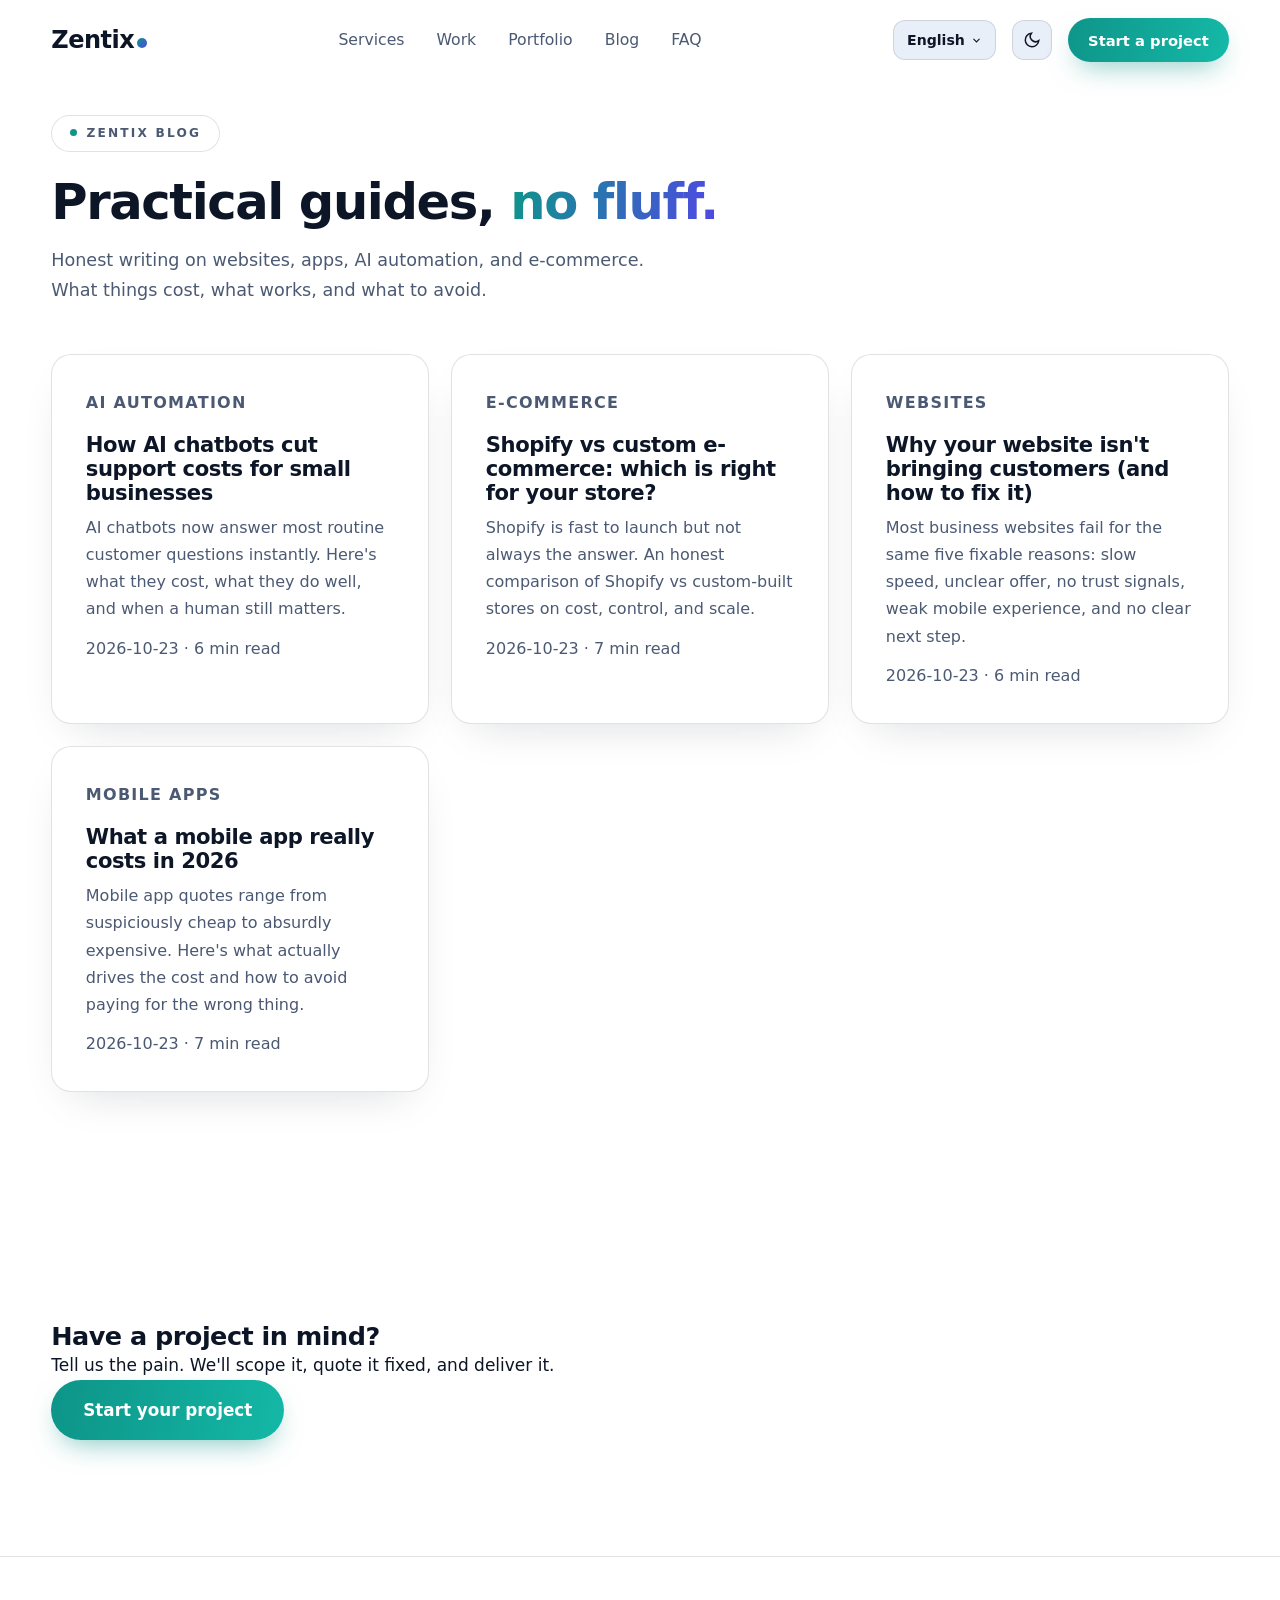
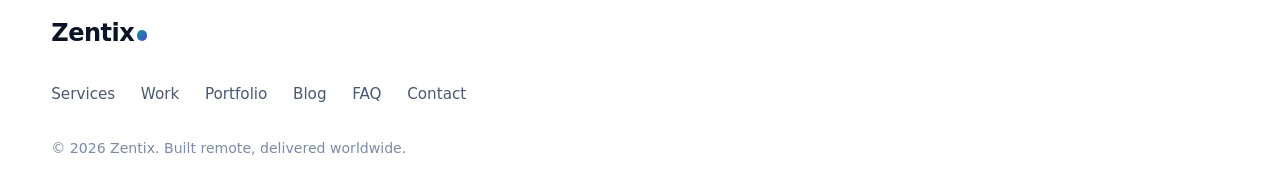
<file: blog.html>
<!DOCTYPE html>
<html lang="en">
<head>
  <meta charset="UTF-8">
  <meta name="viewport" content="width=device-width, initial-scale=1.0">
  <title>Blog — Zentix | Websites, Apps, AI Automation, E-commerce</title>
  <meta name="description" content="Practical, honest guides on websites, mobile apps, AI automation and e-commerce from the Zentix team.">
  <link rel="canonical" href="https://mycodescene.github.io/zentix/blog.html">
  <meta property="og:type" content="website">
  <meta property="og:title" content="Zentix Blog">
  <meta property="og:image" content="https://mycodescene.github.io/zentix/images/og-image.png">
  <meta property="og:image:width" content="1200">
  <meta property="og:image:height" content="630">
  <meta name="twitter:card" content="summary_large_image">
  <meta name="twitter:image" content="https://mycodescene.github.io/zentix/images/og-image.png">
  <meta property="og:description" content="Practical, honest guides on websites, mobile apps, AI automation and e-commerce.">
  <link rel="icon" href="favicon.svg" type="image/svg+xml">
  <link rel="stylesheet" href="styles.css?v=9">
  <link rel="alternate" type="application/rss+xml" title="Zentix Blog" href="rss.xml">
  <script>document.documentElement.classList.add("js")</script>
  <script type="application/ld+json">{"@context":"https://schema.org","@type":"Blog","name":"Zentix Blog","description":"Practical guides on websites, apps, AI automation and e-commerce.","url":"https://mycodescene.github.io/zentix/blog.html"}</script>
</head>
<body>
  <div class="preloader" aria-hidden="true"><span class="preloader-word">Zentix<span class="preloader-dot">.</span></span></div>
  <a class="skip-link" href="#main">Skip to content</a>
  <header class="site-header" id="siteHeader">
    <div class="container header-inner">
      <a href="index.html" class="logo" aria-label="Zentix home">Zentix<span class="logo-dot" aria-hidden="true"></span></a>
      <nav class="main-nav" id="mainNav" aria-label="Primary">
        <a href="index.html#services" data-i18n="nav_services">Services</a>
        <a href="index.html#work" data-i18n="nav_work">Work</a>
        <a href="portfolio.html" data-i18n="nav_portfolio">Portfolio</a>
        <a href="blog.html" aria-current="page" data-i18n="nav_blog">Blog</a>
        <a href="index.html#faq" data-i18n="nav_faq">FAQ</a>
      </nav>
      <div class="header-actions">
        <button class="theme-toggle" id="themeToggle" data-i18n-aria="switch_theme" aria-label="Switch theme" aria-pressed="false">
          <svg class="tt-moon" viewBox="0 0 24 24" width="18" height="18" fill="none" stroke="currentColor" stroke-width="2" stroke-linecap="round"><path d="M21 12.8A9 9 0 1 1 11.2 3a7 7 0 0 0 9.8 9.8z"/></svg>
          <svg class="tt-sun" viewBox="0 0 24 24" width="18" height="18" fill="none" stroke="currentColor" stroke-width="2" stroke-linecap="round"><circle cx="12" cy="12" r="4"/><path d="M12 2v2m0 16v2M4.9 4.9l1.4 1.4m11.4 11.4 1.4 1.4M2 12h2m16 0h2M4.9 19.1l1.4-1.4M17.7 6.3l1.4-1.4"/></svg>
        </button>
        <a href="index.html#contact" class="btn btn-primary btn-sm" data-i18n="nav_start">Start a project</a>
        <button class="nav-toggle" id="navToggle" data-i18n-aria="open_menu" aria-label="Open menu" aria-expanded="false" aria-controls="mainNav"><span></span><span></span><span></span></button>
      </div>
    </div>
  </header>
  <main id="main">
    <section class="section" aria-label="Blog">
      <div class="container">
        <p class="eyebrow reveal" data-i18n="blog_eyebrow">Zentix Blog</p>
        <h1 class="section-title reveal"><span data-i18n="blog_t1">Practical guides,</span> <span class="grad-text" data-i18n="blog_t2">no fluff.</span></h1>
        <p class="section-sub reveal" data-i18n="blog_sub">Honest writing on websites, apps, AI automation, and e-commerce. What things cost, what works, and what to avoid.</p>
        <div class="services-grid">

          <article class="card reveal post-card">
            <p class="post-cat">AI Automation</p>
            <h3><a href="posts/ai-chatbots-support-costs.html">How AI chatbots cut support costs for small businesses</a></h3>
            <p>AI chatbots now answer most routine customer questions instantly. Here's what they cost, what they do well, and when a human still matters.</p>
            <p class="post-meta">2026-10-23 &middot; 6 min read</p>
          </article>

          <article class="card reveal post-card">
            <p class="post-cat">E-commerce</p>
            <h3><a href="posts/shopify-vs-custom-ecommerce.html">Shopify vs custom e-commerce: which is right for your store?</a></h3>
            <p>Shopify is fast to launch but not always the answer. An honest comparison of Shopify vs custom-built stores on cost, control, and scale.</p>
            <p class="post-meta">2026-10-23 &middot; 7 min read</p>
          </article>

          <article class="card reveal post-card">
            <p class="post-cat">Websites</p>
            <h3><a href="posts/website-not-bringing-customers.html">Why your website isn't bringing customers (and how to fix it)</a></h3>
            <p>Most business websites fail for the same five fixable reasons: slow speed, unclear offer, no trust signals, weak mobile experience, and no clear next step.</p>
            <p class="post-meta">2026-10-23 &middot; 6 min read</p>
          </article>

          <article class="card reveal post-card">
            <p class="post-cat">Mobile Apps</p>
            <h3><a href="posts/mobile-app-cost-2026.html">What a mobile app really costs in 2026</a></h3>
            <p>Mobile app quotes range from suspiciously cheap to absurdly expensive. Here's what actually drives the cost and how to avoid paying for the wrong thing.</p>
            <p class="post-meta">2026-10-23 &middot; 7 min read</p>
          </article>
        </div>
      </div>
    </section>
    <section class="section cta-band" aria-label="Call to action">
      <div class="container">
        <h2 class="reveal" data-i18n="cta_t">Have a project in mind?</h2>
        <p class="reveal" data-i18n="cta_d">Tell us the pain. We'll scope it, quote it fixed, and deliver it.</p>
        <p class="reveal"><a class="btn btn-primary btn-lg" href="index.html#contact" data-i18n="hero_cta1">Start your project</a></p>
      </div>
    </section>
  </main>
  <footer class="site-footer">
    <div class="container footer-inner">
      <a href="index.html" class="logo">Zentix<span class="logo-dot" aria-hidden="true"></span></a>
      <nav class="footer-nav" aria-label="Footer">
        <a href="index.html#services" data-i18n="nav_services">Services</a>
        <a href="index.html#work" data-i18n="nav_work">Work</a>
        <a href="portfolio.html" data-i18n="nav_portfolio">Portfolio</a>
        <a href="blog.html">Blog</a>
        <a href="index.html#faq" data-i18n="nav_faq">FAQ</a>
        <a href="index.html#contact" data-i18n="nav_contact">Contact</a>
      </nav>
      <p class="footer-copy" data-i18n="f_copy">&copy; 2026 Zentix. Built remote, delivered worldwide.</p>
    </div>
  </footer>
  <script src="i18n.js?v=5" defer></script>
  <script src="script.js?v=4"></script>
</body>
</html>
</file>
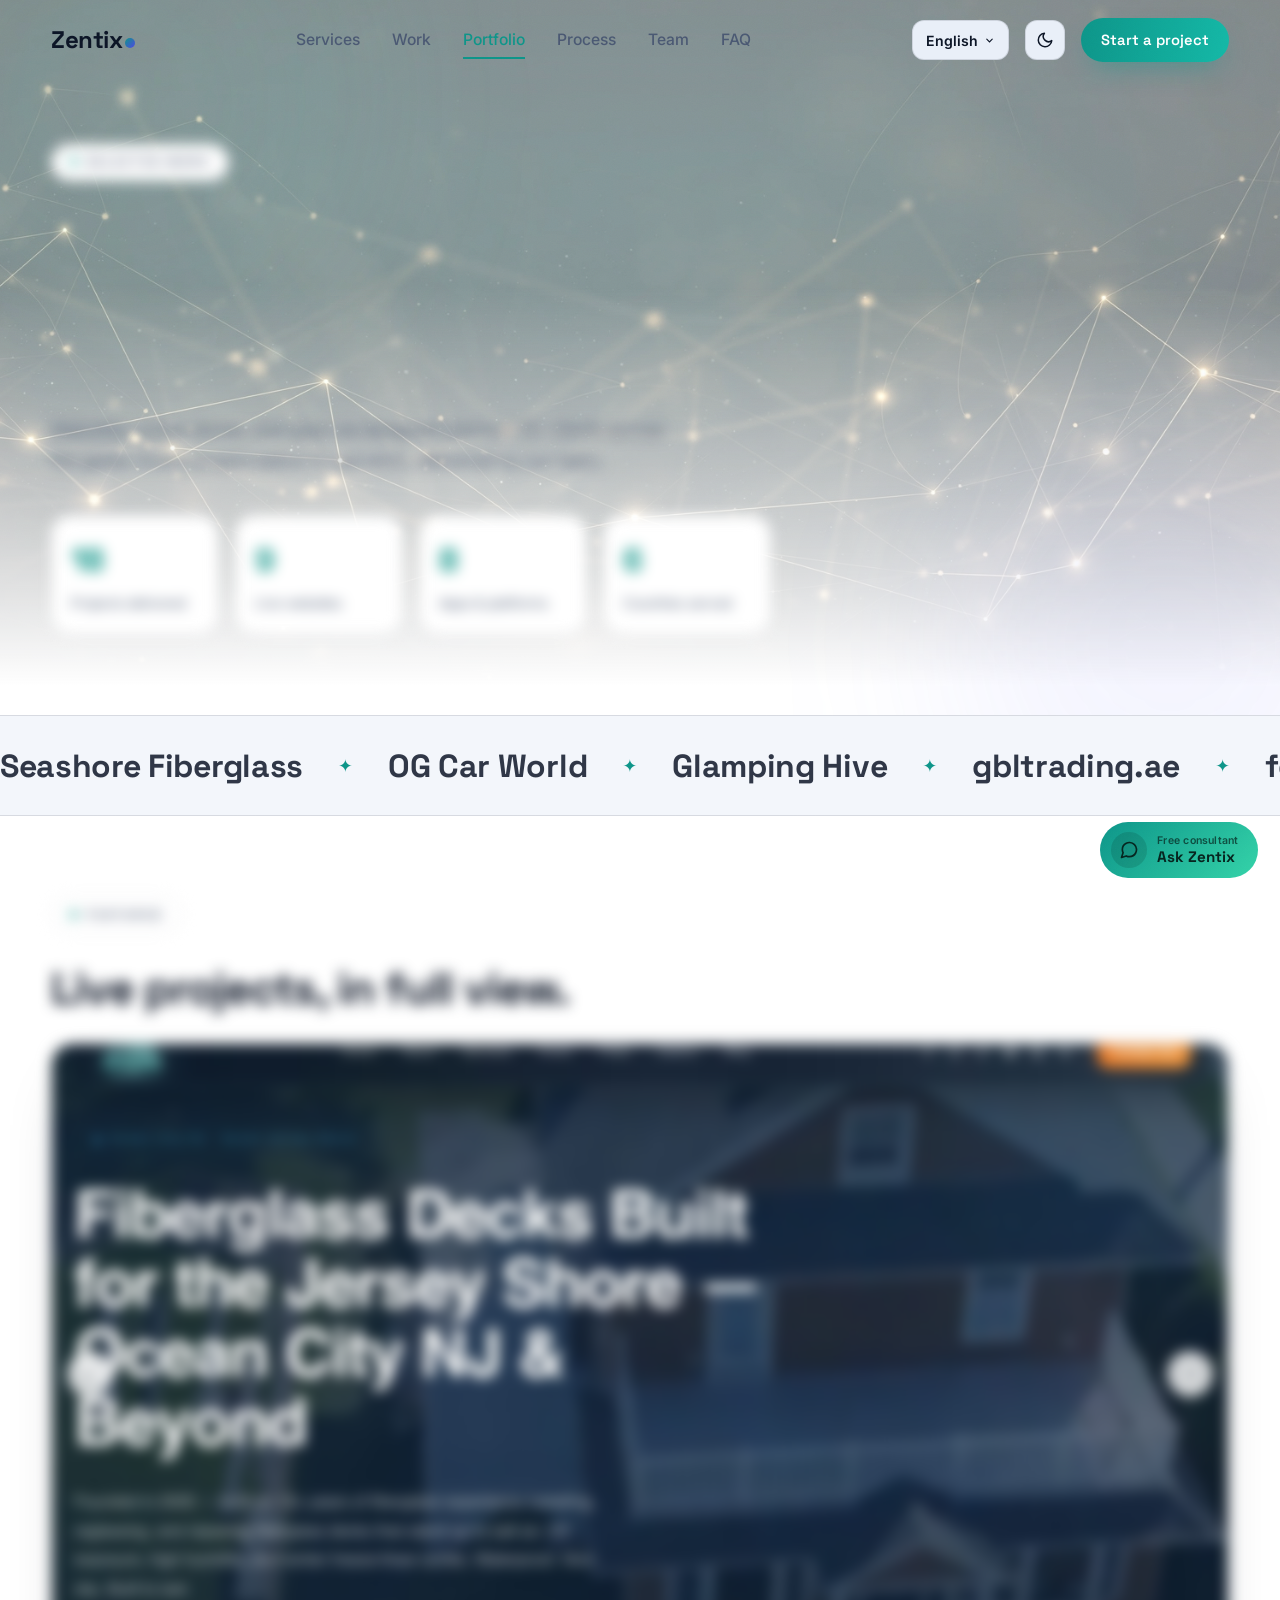
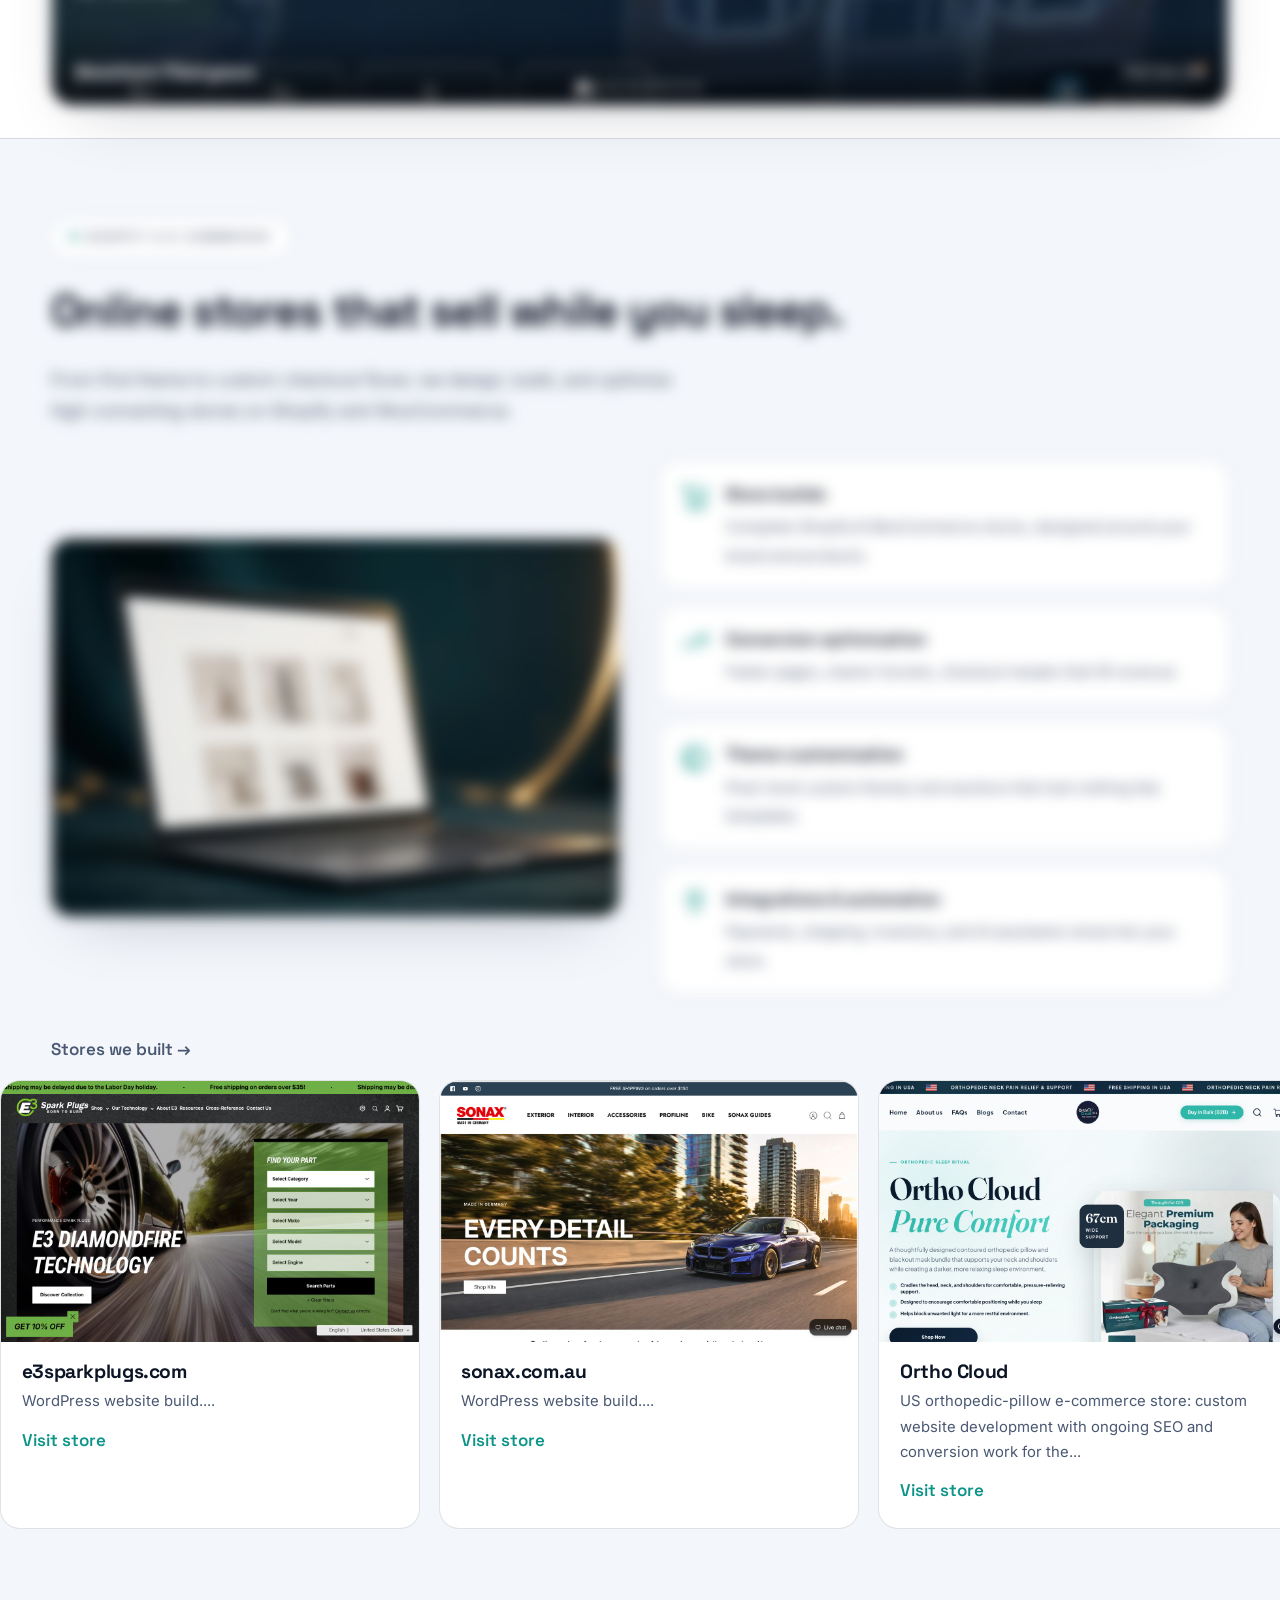
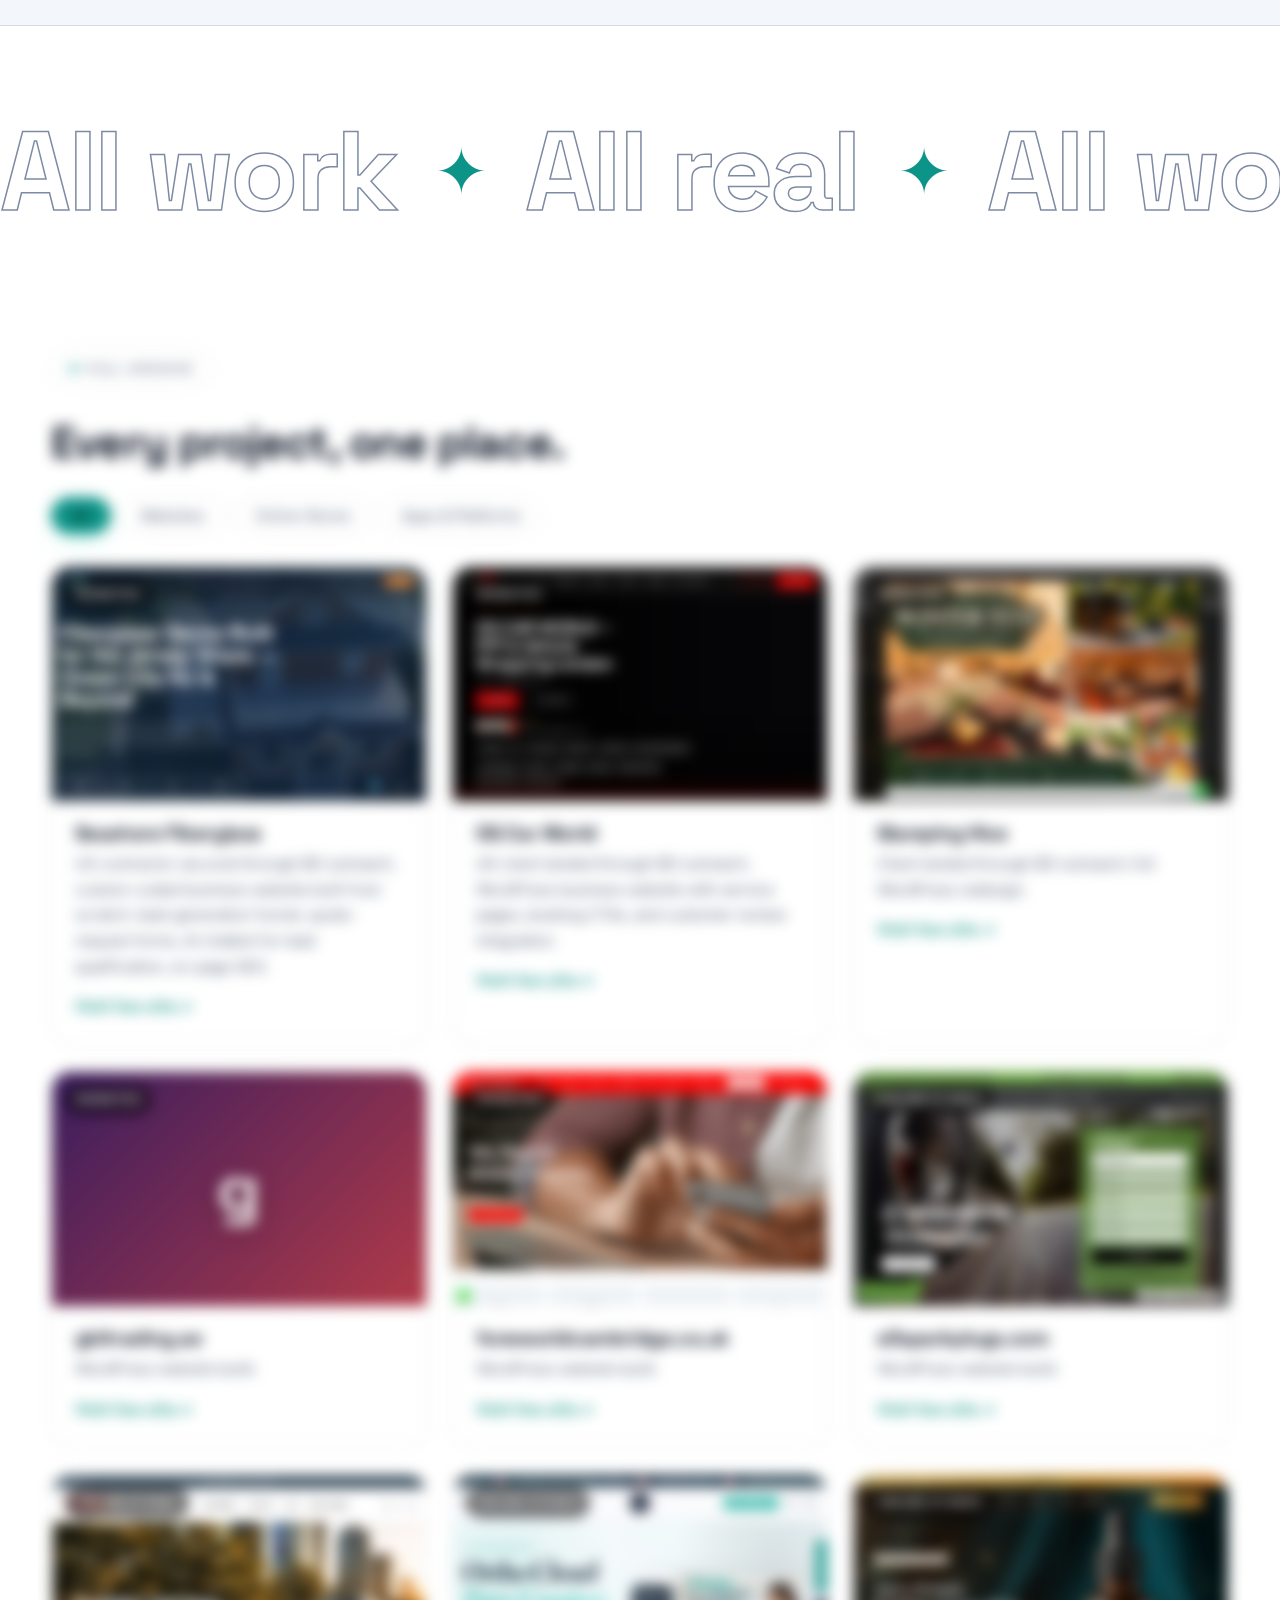
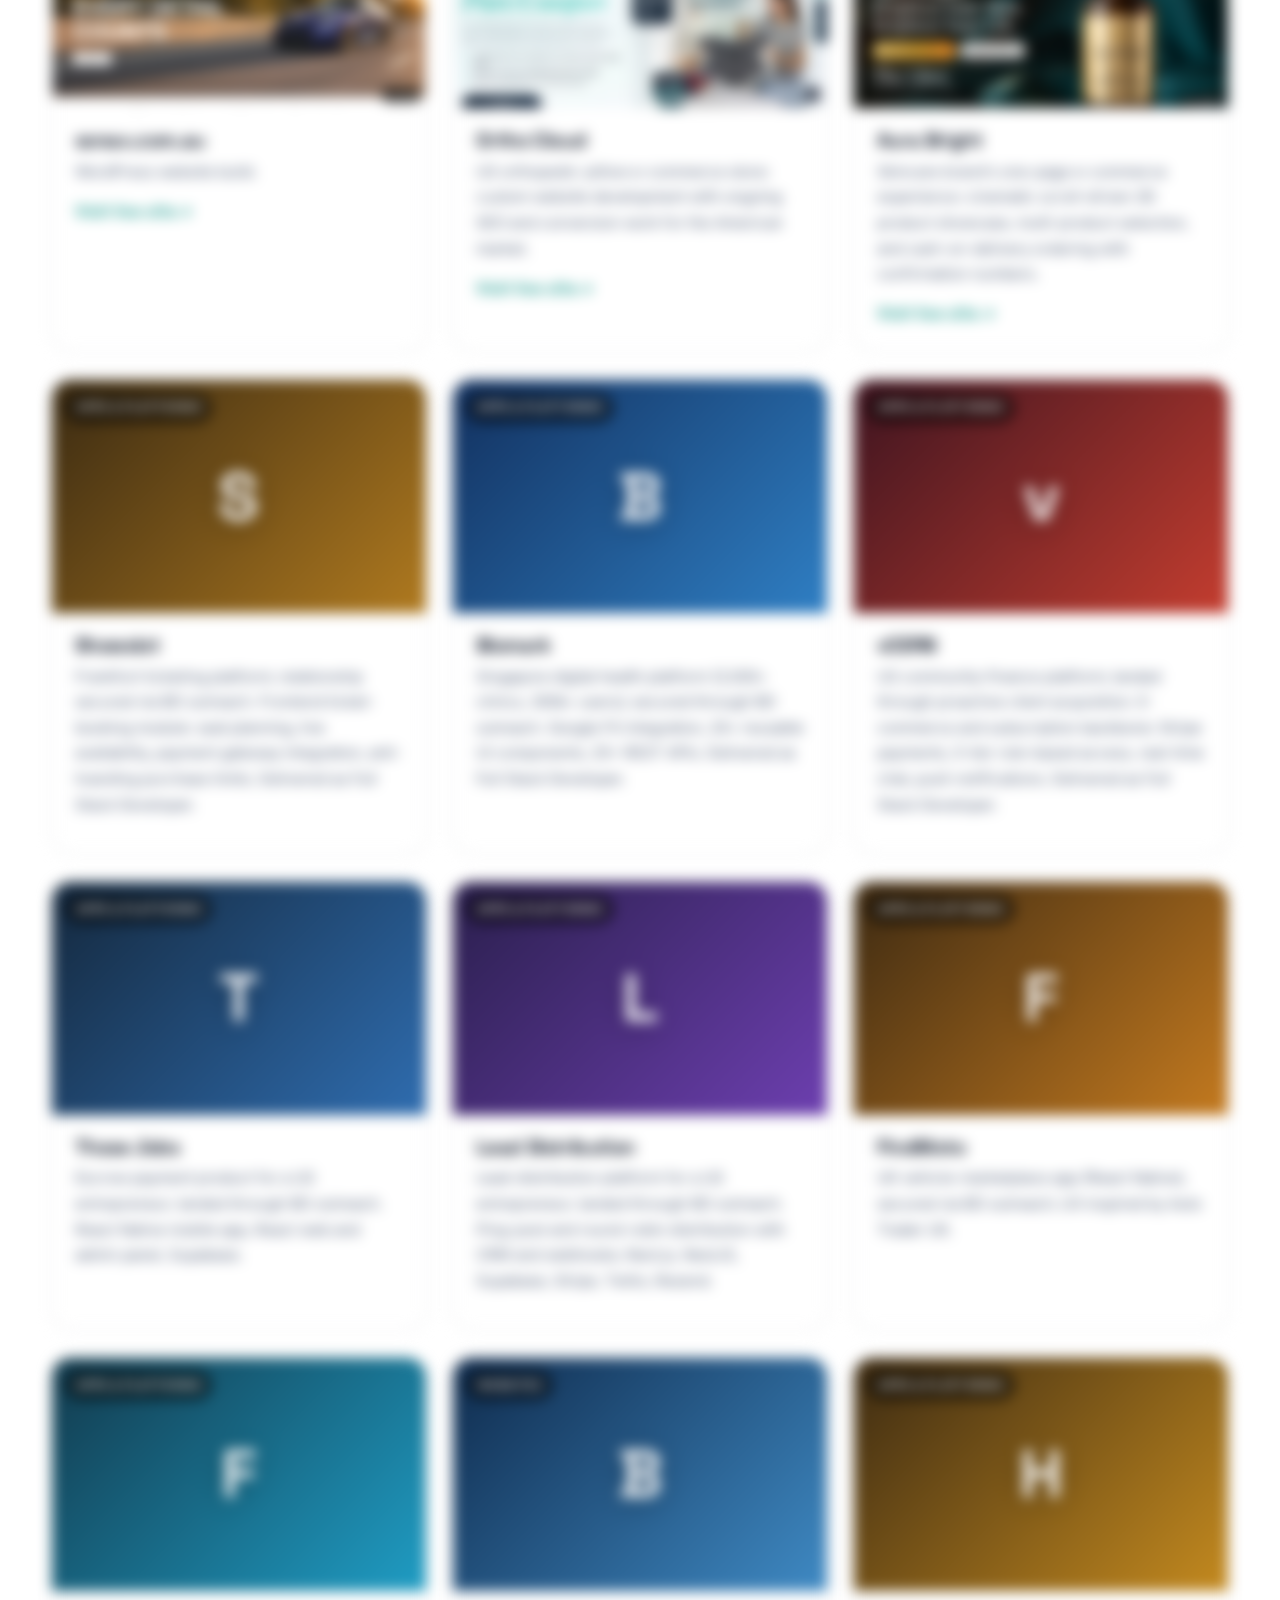
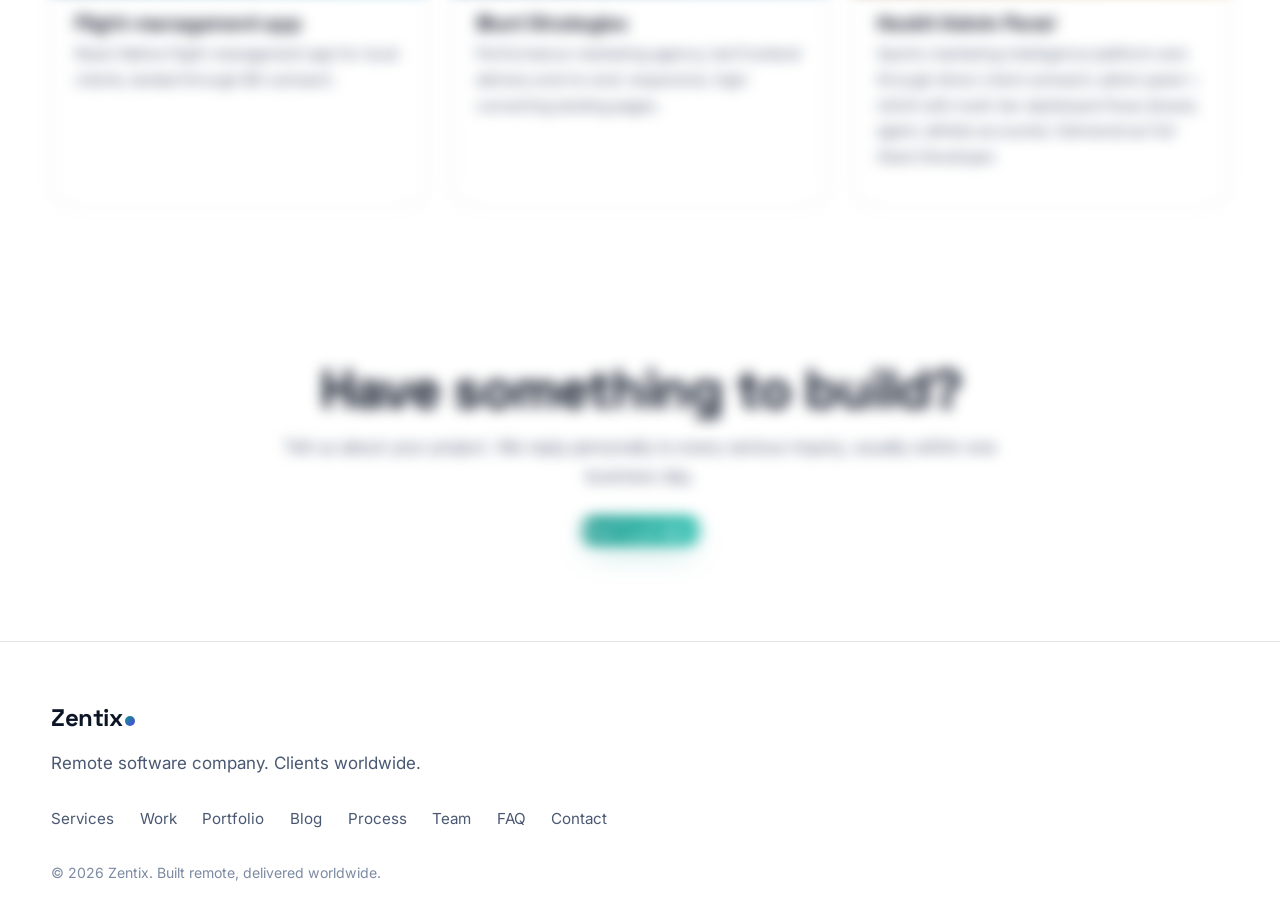
<file: portfolio.html>
<!DOCTYPE html>
<html lang="en">
<head>
  <meta charset="UTF-8">
  <meta name="viewport" content="width=device-width, initial-scale=1.0">
  <title>Portfolio — Zentix | Selected Client Work</title>
  <meta name="description" content="Selected client work by Zentix: websites, online stores, web & mobile apps for clients across the globe.">
  <link rel="canonical" href="https://mycodescene.github.io/zentix/portfolio.html">
  <meta name="robots" content="index, follow">
  <meta name="theme-color" content="#ffffff">
  <script>try{if(localStorage.getItem("zentix-theme-v3")==="dark")document.documentElement.setAttribute("data-theme","dark")}catch(e){}</script>
  <meta property="og:type" content="website">
  <meta property="og:site_name" content="Zentix">
  <meta property="og:title" content="Portfolio — Zentix | Selected Client Work">
  <meta property="og:description" content="Websites, online stores, web & mobile apps for clients across the globe.">
  <meta property="og:url" content="https://mycodescene.github.io/zentix/portfolio.html">
  <meta property="og:image" content="https://mycodescene.github.io/zentix/images/og-image.png">
  <meta property="og:image:width" content="1200">
  <meta property="og:image:height" content="630">
  <meta name="twitter:card" content="summary_large_image">
  <meta name="twitter:image" content="https://mycodescene.github.io/zentix/images/og-image.png">
  <meta name="twitter:card" content="summary">
  <meta name="twitter:title" content="Portfolio — Zentix | Selected Client Work">
  <meta name="twitter:description" content="Websites, online stores, web & mobile apps for clients across the globe.">
  <link rel="preconnect" href="https://fonts.googleapis.com">
  <link rel="preconnect" href="https://fonts.gstatic.com" crossorigin>
  <link href="https://fonts.googleapis.com/css2?family=Space+Grotesk:wght@400;500;600;700&family=Inter:wght@400;500;600&display=swap" rel="stylesheet">
    <link rel="preconnect" href="https://fonts.googleapis.com">
  <link rel="preconnect" href="https://fonts.gstatic.com" crossorigin>
  <link href="https://fonts.googleapis.com/css2?family=IBM+Plex+Sans+Arabic:wght@400;500;600;700&display=swap" rel="stylesheet">
<link rel="stylesheet" href="styles.css?v=9">
  <script type="application/ld+json">
  {
  "@context": "https://schema.org",
  "@type": "ItemList",
  "name": "Zentix portfolio \u2014 selected client work",
  "itemListElement": [
    {
      "@type": "ListItem",
      "position": 1,
      "url": "https://seashorefiberglass.com",
      "name": "Seashore Fiberglass"
    },
    {
      "@type": "ListItem",
      "position": 2,
      "url": "https://ogcarworld.co.uk",
      "name": "OG Car World"
    },
    {
      "@type": "ListItem",
      "position": 3,
      "url": "https://theglampinghive.com",
      "name": "Glamping Hive"
    },
    {
      "@type": "ListItem",
      "position": 4,
      "url": "http://gbltrading.ae",
      "name": "gbltrading.ae"
    },
    {
      "@type": "ListItem",
      "position": 5,
      "url": "https://foneworldcambridge.co.uk",
      "name": "foneworldcambridge.co.uk"
    },
    {
      "@type": "ListItem",
      "position": 6,
      "url": "https://e3sparkplugs.com",
      "name": "e3sparkplugs.com"
    },
    {
      "@type": "ListItem",
      "position": 7,
      "url": "https://sonax.com.au",
      "name": "sonax.com.au"
    },
    {
      "@type": "ListItem",
      "position": 8,
      "url": "https://ortho-cloud.us",
      "name": "Ortho Cloud"
    },
    {
      "@type": "ListItem",
      "position": 9,
      "url": "https://aura-bright-serum.lovable.app",
      "name": "Aura Bright"
    }
  ]
}
  </script>
  <script>document.documentElement.classList.add("js");</script>
</head>
<body>
  <div class="preloader" aria-hidden="true"><span class="preloader-word">Zentix<span class="preloader-dot">.</span></span></div>
  <a class="skip-link" href="#main">Skip to content</a>

  <header class="site-header" id="siteHeader">
    <div class="container header-inner">
      <a href="./" class="logo" aria-label="Zentix home">Zentix<span class="logo-dot" aria-hidden="true"></span></a>
      <nav class="main-nav" id="mainNav" aria-label="Primary">
        <a href="./#services" data-i18n="nav_services">Services</a>
        <a href="./#work" data-i18n="nav_work">Work</a>
        <a href="portfolio.html" class="active" aria-current="page">Portfolio</a>
        <a href="./#process" data-i18n="nav_process">Process</a>
        <a href="./#team" data-i18n="nav_team">Team</a>
        <a href="./#faq" data-i18n="nav_faq">FAQ</a>
      </nav>
      <div class="header-actions">
        <button class="theme-toggle" id="themeToggle" data-i18n-aria="switch_theme" aria-label="Switch to light theme" aria-pressed="false">
          <svg class="tt-moon" viewBox="0 0 24 24" width="18" height="18" fill="none" stroke="currentColor" stroke-width="2" stroke-linecap="round" stroke-linejoin="round" aria-hidden="true"><path d="M21 12.8A9 9 0 1 1 11.2 3a7 7 0 0 0 9.8 9.8z"/></svg>
          <svg class="tt-sun" viewBox="0 0 24 24" width="18" height="18" fill="none" stroke="currentColor" stroke-width="2" stroke-linecap="round" stroke-linejoin="round" aria-hidden="true"><circle cx="12" cy="12" r="4"/><path d="M12 2v2m0 16v2M4.9 4.9l1.4 1.4m11.4 11.4 1.4 1.4M2 12h2m16 0h2M4.9 19.1l1.4-1.4M17.7 6.3l1.4-1.4"/></svg>
        </button>
        <a href="./#contact" class="btn btn-primary btn-sm">Start a project</a>
        <button class="nav-toggle" id="navToggle" data-i18n-aria="open_menu" aria-label="Open menu" aria-expanded="false" aria-controls="mainNav">
          <span></span><span></span><span></span>
        </button>
      </div>
    </div>
  </header>

  <main id="main">
    <!-- HERO -->
    <section class="pf-hero">
      <div class="hero-orbs" aria-hidden="true"><span class="orb orb-1"></span><span class="orb orb-2"></span></div>
      <div class="pf-hero-bg" aria-hidden="true"><img src="images/portfolio-hero.jpg" alt="" fetchpriority="high"></div>
      <div class="container pf-hero-inner">
        <p class="eyebrow reveal" data-i18n="pf_eyebrow">Selected work</p>
        <h1><span class="mask"><span style="--d:.05s" data-i18n="pf_t1">Work that</span></span><span class="mask"><span style="--d:.16s"><span class="grad-text" data-i18n="pf_t2">speaks for itself.</span></span></span></h1>
        <p class="pf-lead reveal" data-i18n="pf_lead">Websites, online stores, and apps we designed and built for clients across the globe. Every project below is real work, delivered by our team.</p>
        <div class="pf-stats reveal">
          <div><strong>18</strong><span data-i18n="pf_s1l">Projects delivered</span></div>
          <div><strong>9</strong><span data-i18n="pf_s2l">Live websites</span></div>
          <div><strong>8</strong><span data-i18n="pf_s3l">Apps &amp; platforms</span></div>
          <div><strong>6</strong><span data-i18n="pf_s4l">Countries served</span></div>
        </div>
      </div>
    </section>

    <!-- LOGO MARQUEE -->
    <div class="logo-marquee" aria-label="Client names">
      <div class="logo-track"><span class="logo-mark">Seashore Fiberglass</span><span class="logo-sep">&#10022;</span><span class="logo-mark">OG Car World</span><span class="logo-sep">&#10022;</span><span class="logo-mark">Glamping Hive</span><span class="logo-sep">&#10022;</span><span class="logo-mark">gbltrading.ae</span><span class="logo-sep">&#10022;</span><span class="logo-mark">foneworldcambridge.co.uk</span><span class="logo-sep">&#10022;</span><span class="logo-mark">e3sparkplugs.com</span><span class="logo-sep">&#10022;</span><span class="logo-mark">sonax.com.au</span><span class="logo-sep">&#10022;</span><span class="logo-mark">Ortho Cloud</span><span class="logo-sep">&#10022;</span><span class="logo-mark">Aura Bright</span><span class="logo-sep">&#10022;</span><span class="logo-mark">Showslot</span><span class="logo-sep">&#10022;</span><span class="logo-mark">Biomark</span><span class="logo-sep">&#10022;</span><span class="logo-mark">vCERN</span><span class="logo-sep">&#10022;</span><span class="logo-mark">Those Jobs</span><span class="logo-sep">&#10022;</span><span class="logo-mark">Lead Distribution</span><span class="logo-sep">&#10022;</span><span class="logo-mark">FindMoto</span><span class="logo-sep">&#10022;</span><span class="logo-mark">Flight-management app</span><span class="logo-sep">&#10022;</span><span class="logo-mark">Blunt Strategies</span><span class="logo-sep">&#10022;</span><span class="logo-mark">Hookit Admin Panel</span><span class="logo-sep">&#10022;</span><span class="logo-mark">Seashore Fiberglass</span><span class="logo-sep">&#10022;</span><span class="logo-mark">OG Car World</span><span class="logo-sep">&#10022;</span><span class="logo-mark">Glamping Hive</span><span class="logo-sep">&#10022;</span><span class="logo-mark">gbltrading.ae</span><span class="logo-sep">&#10022;</span><span class="logo-mark">foneworldcambridge.co.uk</span><span class="logo-sep">&#10022;</span><span class="logo-mark">e3sparkplugs.com</span><span class="logo-sep">&#10022;</span><span class="logo-mark">sonax.com.au</span><span class="logo-sep">&#10022;</span><span class="logo-mark">Ortho Cloud</span><span class="logo-sep">&#10022;</span><span class="logo-mark">Aura Bright</span><span class="logo-sep">&#10022;</span><span class="logo-mark">Showslot</span><span class="logo-sep">&#10022;</span><span class="logo-mark">Biomark</span><span class="logo-sep">&#10022;</span><span class="logo-mark">vCERN</span><span class="logo-sep">&#10022;</span><span class="logo-mark">Those Jobs</span><span class="logo-sep">&#10022;</span><span class="logo-mark">Lead Distribution</span><span class="logo-sep">&#10022;</span><span class="logo-mark">FindMoto</span><span class="logo-sep">&#10022;</span><span class="logo-mark">Flight-management app</span><span class="logo-sep">&#10022;</span><span class="logo-mark">Blunt Strategies</span><span class="logo-sep">&#10022;</span><span class="logo-mark">Hookit Admin Panel</span><span class="logo-sep">&#10022;</span></div>
    </div>

    <!-- FEATURED SLIDER -->
    <section class="pf-featured">
      <div class="container">
        <p class="eyebrow reveal" data-i18n="feat_eyebrow">Featured</p>
        <h2 class="reveal" data-i18n="feat_t">Live projects, in full view.</h2>
        <div class="fz-wrap reveal">
          <div class="fz-track" id="fzTrack">
            <div class="fz-slide" aria-roledescription="slide" aria-label="1 of 8">
  <img src="images/thumbs/seashore-thumb.jpg" alt="Seashore Fiberglass website" fetchpriority="high">
  <div class="fz-cap"><strong>Seashore Fiberglass</strong><a href="https://seashorefiberglass.com" target="_blank" rel="noopener" data-i18n="work_visit">Visit live site &#8599;</a></div>
</div>
<div class="fz-slide" aria-roledescription="slide" aria-label="2 of 8">
  <img src="images/thumbs/ogcarworld-thumb.jpg" alt="OG Car World website" loading='lazy'>
  <div class="fz-cap"><strong>OG Car World</strong><a href="https://ogcarworld.co.uk" target="_blank" rel="noopener" data-i18n="work_visit">Visit live site &#8599;</a></div>
</div>
<div class="fz-slide" aria-roledescription="slide" aria-label="3 of 8">
  <img src="images/thumbs/glampinghive-thumb.jpg" alt="Glamping Hive website" loading='lazy'>
  <div class="fz-cap"><strong>Glamping Hive</strong><a href="https://theglampinghive.com" target="_blank" rel="noopener" data-i18n="work_visit">Visit live site &#8599;</a></div>
</div>
<div class="fz-slide" aria-roledescription="slide" aria-label="4 of 8">
  <img src="images/thumbs/foneworld-thumb.jpg" alt="foneworldcambridge.co.uk website" loading='lazy'>
  <div class="fz-cap"><strong>foneworldcambridge.co.uk</strong><a href="https://foneworldcambridge.co.uk" target="_blank" rel="noopener" data-i18n="work_visit">Visit live site &#8599;</a></div>
</div>
<div class="fz-slide" aria-roledescription="slide" aria-label="5 of 8">
  <img src="images/thumbs/e3sparkplugs-thumb.jpg" alt="e3sparkplugs.com website" loading='lazy'>
  <div class="fz-cap"><strong>e3sparkplugs.com</strong><a href="https://e3sparkplugs.com" target="_blank" rel="noopener" data-i18n="work_visit">Visit live site &#8599;</a></div>
</div>
<div class="fz-slide" aria-roledescription="slide" aria-label="6 of 8">
  <img src="images/thumbs/sonax-thumb.jpg" alt="sonax.com.au website" loading='lazy'>
  <div class="fz-cap"><strong>sonax.com.au</strong><a href="https://sonax.com.au" target="_blank" rel="noopener" data-i18n="work_visit">Visit live site &#8599;</a></div>
</div>
<div class="fz-slide" aria-roledescription="slide" aria-label="7 of 8">
  <img src="images/thumbs/ortho-thumb.jpg" alt="Ortho Cloud website" loading='lazy'>
  <div class="fz-cap"><strong>Ortho Cloud</strong><a href="https://ortho-cloud.us" target="_blank" rel="noopener" data-i18n="work_visit">Visit live site &#8599;</a></div>
</div>
<div class="fz-slide" aria-roledescription="slide" aria-label="8 of 8">
  <img src="images/thumbs/aurabright-thumb.jpg" alt="Aura Bright website" loading='lazy'>
  <div class="fz-cap"><strong>Aura Bright</strong><a href="https://aura-bright-serum.lovable.app" target="_blank" rel="noopener" data-i18n="work_visit">Visit live site &#8599;</a></div>
</div>
          </div>
          <button class="fz-arrow fz-prev" id="fzPrev" data-i18n-aria="work_prev" aria-label="Previous project">&#8592;</button>
          <button class="fz-arrow fz-next" id="fzNext" data-i18n-aria="work_next" aria-label="Next project">&#8594;</button>
          <div class="fz-dots" id="fzDots"><button class="fz-dot active" data-i="0" aria-label="Go to slide 1"></button><button class="fz-dot" data-i="1" aria-label="Go to slide 2"></button><button class="fz-dot" data-i="2" aria-label="Go to slide 3"></button><button class="fz-dot" data-i="3" aria-label="Go to slide 4"></button><button class="fz-dot" data-i="4" aria-label="Go to slide 5"></button><button class="fz-dot" data-i="5" aria-label="Go to slide 6"></button><button class="fz-dot" data-i="6" aria-label="Go to slide 7"></button><button class="fz-dot" data-i="7" aria-label="Go to slide 8"></button></div>
        </div>
      </div>
    </section>

    <!-- SHOPIFY / ECOMMERCE -->
    <section class="pf-ecom">
      <div class="container">
        <p class="eyebrow reveal" data-i18n="ecom_eyebrow">Shopify &amp; e-commerce</p>
        <h2 class="reveal" data-i18n="ecom_t">Online stores that sell while you sleep.</h2>
        <p class="pf-lead reveal" data-i18n="ecom_lead">From first theme to custom checkout flows: we design, build, and optimize high-converting stores on Shopify and WooCommerce.</p>
        <div class="ecom-split reveal">
          <div class="ecom-img"><img src="images/ecommerce-showcase.jpg" alt="Premium online store on a laptop" loading="lazy"></div>
          <div class="ecom-feats">
            <div class="ecom-feat">
              <svg viewBox="0 0 24 24" fill="none" stroke="currentColor" stroke-width="1.8" stroke-linecap="round" stroke-linejoin="round" aria-hidden="true"><path d="M6 6h15l-1.5 9h-12z"/><path d="M6 6L5 3H2"/><circle cx="9" cy="20" r="1.6"/><circle cx="17" cy="20" r="1.6"/></svg>
              <div><strong data-i18n="ecom_f1t">Store builds</strong><span data-i18n="ecom_f1d">Complete Shopify &amp; WooCommerce stores, designed around your brand and products.</span></div>
            </div>
            <div class="ecom-feat">
              <svg viewBox="0 0 24 24" fill="none" stroke="currentColor" stroke-width="1.8" stroke-linecap="round" stroke-linejoin="round" aria-hidden="true"><path d="M3 17l6-6 4 4 8-8"/><path d="M15 7h6v6"/></svg>
              <div><strong data-i18n="ecom_f2t">Conversion optimization</strong><span data-i18n="ecom_f2d">Faster pages, clearer funnels, checkout tweaks that lift revenue.</span></div>
            </div>
            <div class="ecom-feat">
              <svg viewBox="0 0 24 24" fill="none" stroke="currentColor" stroke-width="1.8" stroke-linecap="round" stroke-linejoin="round" aria-hidden="true"><circle cx="12" cy="12" r="9"/><path d="M12 3a9 9 0 0 1 0 18c-1.5 0-2-1-1.3-2.2.6-1.1-.1-2.3-1.4-2.3H7.5c-1.2 0-1.7-1.4-.8-2.2C7.6 13.6 8 12.8 8 12V8.5c0-1 .8-1.7 1.7-1.4C10.6 7.4 11 8 11 9"/></svg>
              <div><strong data-i18n="ecom_f3t">Theme customization</strong><span data-i18n="ecom_f3d">Pixel-level custom themes and sections that look nothing like templates.</span></div>
            </div>
            <div class="ecom-feat">
              <svg viewBox="0 0 24 24" fill="none" stroke="currentColor" stroke-width="1.8" stroke-linecap="round" stroke-linejoin="round" aria-hidden="true"><path d="M9 7V3m6 4V3M7 7h10v4a5 5 0 0 1-10 0V7z"/><path d="M12 16v5"/></svg>
              <div><strong data-i18n="ecom_f4t">Integrations &amp; automation</strong><span data-i18n="ecom_f4d">Payments, shipping, inventory, and AI assistants wired into your store.</span></div>
            </div>
          </div>
        </div>
      </div>
      <div class="ecom-row-wrap">
        <div class="container"><p class="ecom-row-label" data-i18n="ecom_label">Stores we built &rarr;</p></div>
        <div class="ecom-row" id="ecomRow">
          <article class="ecom-card">
  <div class="ecom-visual"><img src="images/thumbs/e3sparkplugs-thumb.jpg" alt="e3sparkplugs.com online store" loading="lazy"></div>
  <div class="ecom-info"><h3>e3sparkplugs.com</h3><p>WordPress website build....</p><a class="text-link" href="https://e3sparkplugs.com" target="_blank" rel="noopener" data-i18n="visit_store">Visit store &#8599;</a></div>
</article>
<article class="ecom-card">
  <div class="ecom-visual"><img src="images/thumbs/sonax-thumb.jpg" alt="sonax.com.au online store" loading="lazy"></div>
  <div class="ecom-info"><h3>sonax.com.au</h3><p>WordPress website build....</p><a class="text-link" href="https://sonax.com.au" target="_blank" rel="noopener" data-i18n="visit_store">Visit store &#8599;</a></div>
</article>
<article class="ecom-card">
  <div class="ecom-visual"><img src="images/thumbs/ortho-thumb.jpg" alt="Ortho Cloud online store" loading="lazy"></div>
  <div class="ecom-info"><h3>Ortho Cloud</h3><p>US orthopedic-pillow e-commerce store: custom website development with ongoing SEO and conversion work for the...</p><a class="text-link" href="https://ortho-cloud.us" target="_blank" rel="noopener" data-i18n="visit_store">Visit store &#8599;</a></div>
</article>
<article class="ecom-card">
  <div class="ecom-visual"><img src="images/thumbs/aurabright-thumb.jpg" alt="Aura Bright online store" loading="lazy"></div>
  <div class="ecom-info"><h3>Aura Bright</h3><p>Skincare brand&#x27;s one-page e-commerce experience: cinematic scroll-driven 3D product showcase, multi-product se...</p><a class="text-link" href="https://aura-bright-serum.lovable.app" target="_blank" rel="noopener" data-i18n="visit_store">Visit store &#8599;</a></div>
</article>
        </div>
      </div>
    </section>

    <!-- BIG TEXT DIVIDER -->
    <div class="big-marquee" aria-hidden="true">
      <div class="big-track"><span>All work</span><span class="big-sep">&#10022;</span><span>All real</span><span class="big-sep">&#10022;</span><span>All work</span><span class="big-sep">&#10022;</span><span>All real</span><span class="big-sep">&#10022;</span></div>
    </div>

    <!-- ALL PROJECTS -->
    <section class="pf-all">
      <div class="container">
        <p class="eyebrow reveal" data-i18n="all_eyebrow">Full archive</p>
        <h2 class="reveal" data-i18n="all_t">Every project, one place.</h2>
        <div class="pf-filters reveal" role="tablist" aria-label="Filter projects">
          <button class="pf-chip active" data-filter="all" role="tab" aria-selected="true" data-i18n="chip_all">All</button>
          <button class="pf-chip" data-filter="websites" role="tab" aria-selected="false" data-i18n="chip_websites">Websites</button>
          <button class="pf-chip" data-filter="stores" role="tab" aria-selected="false" data-i18n="chip_stores">Online Stores</button>
          <button class="pf-chip" data-filter="apps" role="tab" aria-selected="false" data-i18n="chip_apps">Apps &amp; Platforms</button>
        </div>
        <div class="pf-grid" id="pfGrid">
          <article class="pf-card reveal" data-cat="websites">
  <div class="pf-visual"><img src="images/thumbs/seashore-thumb.jpg" alt="Seashore Fiberglass website" loading="lazy"><span class="pf-cat">Websites</span></div>
  <div class="pf-info"><h3>Seashore Fiberglass</h3><p>US contractor secured through BD outreach; custom-coded business website built from scratch: lead-generation funnel, quote-request forms, AI chatbot for lead qualification, on-page SEO.</p><a class="text-link" href="https://seashorefiberglass.com" target="_blank" rel="noopener">Visit live site <span aria-hidden="true">&#8599;</span></a></div>
</article>
<article class="pf-card reveal" data-cat="websites">
  <div class="pf-visual"><img src="images/thumbs/ogcarworld-thumb.jpg" alt="OG Car World website" loading="lazy"><span class="pf-cat">Websites</span></div>
  <div class="pf-info"><h3>OG Car World</h3><p>UK client landed through BD outreach; WordPress business website with service pages, booking CTAs, and customer-review integration.</p><a class="text-link" href="https://ogcarworld.co.uk" target="_blank" rel="noopener">Visit live site <span aria-hidden="true">&#8599;</span></a></div>
</article>
<article class="pf-card reveal" data-cat="websites">
  <div class="pf-visual"><img src="images/thumbs/glampinghive-thumb.jpg" alt="Glamping Hive website" loading="lazy"><span class="pf-cat">Websites</span></div>
  <div class="pf-info"><h3>Glamping Hive</h3><p>Client landed through BD outreach; full WordPress redesign.</p><a class="text-link" href="https://theglampinghive.com" target="_blank" rel="noopener">Visit live site <span aria-hidden="true">&#8599;</span></a></div>
</article>
<article class="pf-card reveal" data-cat="websites">
  <div class="pf-visual pf-gen mock-d" role="img" aria-label="Stylized preview of gbltrading.ae"><span class="pf-letter">g</span><span class="pf-cat">Websites</span></div>
  <div class="pf-info"><h3>gbltrading.ae</h3><p>WordPress website build.</p><a class="text-link" href="http://gbltrading.ae" target="_blank" rel="noopener">Visit live site <span aria-hidden="true">&#8599;</span></a></div>
</article>
<article class="pf-card reveal" data-cat="websites">
  <div class="pf-visual"><img src="images/thumbs/foneworld-thumb.jpg" alt="foneworldcambridge.co.uk website" loading="lazy"><span class="pf-cat">Websites</span></div>
  <div class="pf-info"><h3>foneworldcambridge.co.uk</h3><p>WordPress website build.</p><a class="text-link" href="https://foneworldcambridge.co.uk" target="_blank" rel="noopener">Visit live site <span aria-hidden="true">&#8599;</span></a></div>
</article>
<article class="pf-card reveal" data-cat="stores">
  <div class="pf-visual"><img src="images/thumbs/e3sparkplugs-thumb.jpg" alt="e3sparkplugs.com website" loading="lazy"><span class="pf-cat">Online Stores</span></div>
  <div class="pf-info"><h3>e3sparkplugs.com</h3><p>WordPress website build.</p><a class="text-link" href="https://e3sparkplugs.com" target="_blank" rel="noopener">Visit live site <span aria-hidden="true">&#8599;</span></a></div>
</article>
<article class="pf-card reveal" data-cat="stores">
  <div class="pf-visual"><img src="images/thumbs/sonax-thumb.jpg" alt="sonax.com.au website" loading="lazy"><span class="pf-cat">Online Stores</span></div>
  <div class="pf-info"><h3>sonax.com.au</h3><p>WordPress website build.</p><a class="text-link" href="https://sonax.com.au" target="_blank" rel="noopener">Visit live site <span aria-hidden="true">&#8599;</span></a></div>
</article>
<article class="pf-card reveal" data-cat="stores">
  <div class="pf-visual"><img src="images/thumbs/ortho-thumb.jpg" alt="Ortho Cloud website" loading="lazy"><span class="pf-cat">Online Stores</span></div>
  <div class="pf-info"><h3>Ortho Cloud</h3><p>US orthopedic-pillow e-commerce store: custom website development with ongoing SEO and conversion work for the American market.</p><a class="text-link" href="https://ortho-cloud.us" target="_blank" rel="noopener">Visit live site <span aria-hidden="true">&#8599;</span></a></div>
</article>
<article class="pf-card reveal" data-cat="stores">
  <div class="pf-visual"><img src="images/thumbs/aurabright-thumb.jpg" alt="Aura Bright website" loading="lazy"><span class="pf-cat">Online Stores</span></div>
  <div class="pf-info"><h3>Aura Bright</h3><p>Skincare brand&#x27;s one-page e-commerce experience: cinematic scroll-driven 3D product showcase, multi-product selection, and cash-on-delivery ordering with confirmation numbers.</p><a class="text-link" href="https://aura-bright-serum.lovable.app" target="_blank" rel="noopener">Visit live site <span aria-hidden="true">&#8599;</span></a></div>
</article>
<article class="pf-card reveal" data-cat="apps">
  <div class="pf-visual pf-gen mock-j" role="img" aria-label="Stylized preview of Showslot"><span class="pf-letter">S</span><span class="pf-cat">Apps & Platforms</span></div>
  <div class="pf-info"><h3>Showslot</h3><p>Frankfurt ticketing platform; relationship secured via BD outreach. Frontend ticket-booking module: seat planning, live availability, payment gateway integration, anti-hoarding purchase limits. Delivered as Full Stack Developer.</p></div>
</article>
<article class="pf-card reveal" data-cat="apps">
  <div class="pf-visual pf-gen mock-k" role="img" aria-label="Stylized preview of Biomark"><span class="pf-letter">B</span><span class="pf-cat">Apps & Platforms</span></div>
  <div class="pf-info"><h3>Biomark</h3><p>Singapore digital health platform (2,500+ clinics, 300k+ users); secured through BD outreach. Google Fit integration, 20+ reusable UI components, 25+ REST APIs. Delivered as Full Stack Developer.</p></div>
</article>
<article class="pf-card reveal" data-cat="apps">
  <div class="pf-visual pf-gen mock-l" role="img" aria-label="Stylized preview of vCERN"><span class="pf-letter">v</span><span class="pf-cat">Apps & Platforms</span></div>
  <div class="pf-info"><h3>vCERN</h3><p>US community-finance platform; landed through proactive client acquisition. E-commerce and subscription backbone: Stripe payments, 5-tier role-based access, real-time chat, push notifications. Delivered as Full Stack Developer.</p></div>
</article>
<article class="pf-card reveal" data-cat="apps">
  <div class="pf-visual pf-gen mock-m" role="img" aria-label="Stylized preview of Those Jobs"><span class="pf-letter">T</span><span class="pf-cat">Apps & Platforms</span></div>
  <div class="pf-info"><h3>Those Jobs</h3><p>Escrow payment product for a US entrepreneur; landed through BD outreach. React Native mobile app, React web and admin panel, Supabase.</p></div>
</article>
<article class="pf-card reveal" data-cat="apps">
  <div class="pf-visual pf-gen mock-n" role="img" aria-label="Stylized preview of Lead Distribution"><span class="pf-letter">L</span><span class="pf-cat">Apps & Platforms</span></div>
  <div class="pf-info"><h3>Lead Distribution</h3><p>Lead-distribution platform for a US entrepreneur; landed through BD outreach. Ping-post and round-robin distribution with CRM and webhooks; Next.js, NestJS, Supabase, Stripe, Twilio, Resend.</p></div>
</article>
<article class="pf-card reveal" data-cat="apps">
  <div class="pf-visual pf-gen mock-o" role="img" aria-label="Stylized preview of FindMoto"><span class="pf-letter">F</span><span class="pf-cat">Apps & Platforms</span></div>
  <div class="pf-info"><h3>FindMoto</h3><p>UK vehicle-marketplace app (React Native), secured via BD outreach; UX inspired by Auto Trader UK.</p></div>
</article>
<article class="pf-card reveal" data-cat="apps">
  <div class="pf-visual pf-gen mock-p" role="img" aria-label="Stylized preview of Flight-management app"><span class="pf-letter">F</span><span class="pf-cat">Apps & Platforms</span></div>
  <div class="pf-info"><h3>Flight-management app</h3><p>React Native flight-management app for local clients; landed through BD outreach.</p></div>
</article>
<article class="pf-card reveal" data-cat="websites">
  <div class="pf-visual pf-gen mock-q" role="img" aria-label="Stylized preview of Blunt Strategies"><span class="pf-letter">B</span><span class="pf-cat">Websites</span></div>
  <div class="pf-info"><h3>Blunt Strategies</h3><p>Performance-marketing agency; led frontend delivery end-to-end: responsive, high-converting landing pages.</p></div>
</article>
<article class="pf-card reveal" data-cat="apps">
  <div class="pf-visual pf-gen mock-r" role="img" aria-label="Stylized preview of Hookit Admin Panel"><span class="pf-letter">H</span><span class="pf-cat">Apps & Platforms</span></div>
  <div class="pf-info"><h3>Hookit Admin Panel</h3><p>Sports-marketing intelligence platform won through direct client outreach; admin panel + UI/UX with multi-tier dashboard flows (brand, agent, athlete accounts). Delivered as Full Stack Developer.</p></div>
</article>
        </div>
      </div>
    </section>

    <!-- CTA -->
    <section class="pf-cta">
      <div class="container narrow">
        <h2 class="reveal" data-i18n="pfcta_t">Have something to build?</h2>
        <p class="reveal" data-i18n="pfcta_d">Tell us about your project. We reply personally to every serious inquiry, usually within one business day.</p>
        <a href="./#contact" class="btn btn-primary reveal" data-i18n="pfcta_c">Start a project</a>
      </div>
    </section>
  </main>

  <footer class="site-footer">
    <div class="container footer-inner">
      <div class="footer-brand">
        <a href="./" class="logo">Zentix<span class="logo-dot" aria-hidden="true"></span></a>
        <p data-i18n="f_tagline">Remote software company. Clients worldwide.</p>
      </div>
      <nav class="footer-nav" aria-label="Footer">
        <a href="./#services" data-i18n="nav_services">Services</a>
        <a href="./#work" data-i18n="nav_work">Work</a>
        <a href="portfolio.html" data-i18n="nav_portfolio">Portfolio</a>
        <a href="blog.html" data-i18n="nav_blog">Blog</a>
        <a href="./#process" data-i18n="nav_process">Process</a>
        <a href="./#team" data-i18n="nav_team">Team</a>
        <a href="./#faq" data-i18n="nav_faq">FAQ</a>
        <a href="./#contact" data-i18n="nav_contact">Contact</a>
      </nav>
      <p class="footer-copy" data-i18n="f_copy">&copy; 2026 Zentix. Built remote, delivered worldwide.</p>
    </div>
  </footer>

<script>
(function () {
  "use strict";
  /* theme toggle */
  var toggle = document.getElementById("themeToggle");
  var meta = document.querySelector('meta[name="theme-color"]');
  function applyTheme(t) {
    if (t === "dark") document.documentElement.setAttribute("data-theme", "dark");
    else document.documentElement.removeAttribute("data-theme");
    try { localStorage.setItem("zentix-theme-v3", t); } catch (e) {}
    var dark = t === "dark";
    if (toggle) {
      toggle.setAttribute("aria-pressed", String(!dark));
      toggle.setAttribute("aria-label", dark ? "Switch to light theme" : "Switch to dark theme");
    }
    if (meta) meta.setAttribute("content", dark ? "#070B14" : "#ffffff");
  }
  var initial = "light";
  try { initial = localStorage.getItem("zentix-theme-v3") || "light"; } catch (e) {}
  applyTheme(initial);
  if (toggle) toggle.addEventListener("click", function () {
    applyTheme(document.documentElement.getAttribute("data-theme") === "dark" ? "light" : "dark");
  });

  /* sticky header + mobile nav */
  var header = document.getElementById("siteHeader");
  var navToggle = document.getElementById("navToggle");
  var mainNav = document.getElementById("mainNav");
  window.addEventListener("scroll", function () {
    header.classList.toggle("scrolled", window.scrollY > 24);
  }, { passive: true });
  if (navToggle) navToggle.addEventListener("click", function () {
    var open = mainNav.classList.toggle("open");
    navToggle.classList.toggle("active", open);
    navToggle.setAttribute("aria-expanded", String(open));
  });

  /* reveal on scroll */
  var io = new IntersectionObserver(function (entries) {
    entries.forEach(function (en) {
      if (en.isIntersecting) { en.target.classList.add("in"); io.unobserve(en.target); }
    });
  }, { threshold: 0.12 });
  document.querySelectorAll(".reveal").forEach(function (el) { io.observe(el); });

  /* hero parallax */
  var heroBg = document.querySelector(".pf-hero-bg img");
  var ticking = false;
  function parallax() {
    ticking = false;
    if (heroBg && window.scrollY < window.innerHeight)
      heroBg.style.transform = "translateY(" + window.scrollY * 0.18 + "px) scale(1.08)";
  }
  window.addEventListener("scroll", function () {
    if (!ticking) { ticking = true; requestAnimationFrame(parallax); }
  }, { passive: true });
  parallax();

  /* filters */
  var chips = document.querySelectorAll(".pf-chip");
  var cards = document.querySelectorAll(".pf-card");
  chips.forEach(function (chip) {
    chip.addEventListener("click", function () {
      chips.forEach(function (c) { c.classList.remove("active"); c.setAttribute("aria-selected", "false"); });
      chip.classList.add("active");
      chip.setAttribute("aria-selected", "true");
      var f = chip.getAttribute("data-filter");
      cards.forEach(function (card) {
        var show = f === "all" || card.getAttribute("data-cat") === f;
        card.style.display = show ? "" : "none";
      });
    });
  });

  /* featured slider */
  var track = document.getElementById("fzTrack");
  var slides = track ? track.querySelectorAll(".fz-slide") : [];
  var dots = document.querySelectorAll(".fz-dot");
  var idx = 0, timer = null;
  function go(i) {
    idx = (i + slides.length) % slides.length;
    track.style.transform = "translateX(-" + idx * 100 + "%)";
    dots.forEach(function (d, k) { d.classList.toggle("active", k === idx); });
  }
  function auto() {
    clearInterval(timer);
    timer = setInterval(function () { go(idx + 1); }, 5000);
  }
  if (slides.length) {
    document.getElementById("fzPrev").addEventListener("click", function () { go(idx - 1); auto(); });
    document.getElementById("fzNext").addEventListener("click", function () { go(idx + 1); auto(); });
    dots.forEach(function (d) {
      d.addEventListener("click", function () { go(parseInt(d.getAttribute("data-i"), 10)); auto(); });
    });
    auto();
  }
})();
</script>
  <!-- AI consultant widget -->
  <button class="zc-launcher" id="zcLauncher" data-i18n-aria="z_launcher" aria-label="Open AI consultant" aria-expanded="false">
    <span class="zc-launcher-icon" aria-hidden="true">
      <svg viewBox="0 0 24 24" width="20" height="20" fill="none" stroke="currentColor" stroke-width="2" stroke-linecap="round" stroke-linejoin="round"><path d="M21 11.5a8.38 8.38 0 0 1-.9 3.8 8.5 8.5 0 0 1-7.6 4.7 8.38 8.38 0 0 1-3.8-.9L3 21l1.9-5.7a8.38 8.38 0 0 1-.9-3.8 8.5 8.5 0 0 1 4.7-7.6 8.38 8.38 0 0 1 3.8-.9h.5a8.48 8.48 0 0 1 8 8v.5z"/></svg>
    </span>
    <span class="zc-launcher-text"><small data-i18n="z_pill_small">Free consultant</small><strong data-i18n="z_pill">Ask Zentix</strong></span>
    <span class="zc-ping" id="zcPing" aria-hidden="true"></span>
  </button>
  <div class="zc-panel" id="zcPanel" role="dialog" aria-label="Zentix AI consultant" hidden>
    <div class="zc-head">
      <div class="zc-head-text">
        <span class="zc-badge" data-i18n="z_badge">AI Consultant</span>
        <strong data-i18n="z_title">Ask Zentix</strong>
        <span data-i18n="z_sub">Tell me your pain. I will scope it honestly.</span>
      </div>
      <div class="zc-head-actions">
        <button class="zc-cta" id="zcCta" data-i18n="z_cta">Get a fixed quote</button>
        <button class="zc-close" id="zcClose" data-i18n-aria="z_close" aria-label="Close consultant">&times;</button>
      </div>
    </div>
    <div class="zc-body" id="zcBody" aria-live="polite"></div>
    <div class="zc-quick" id="zcQuick"></div>
    <div class="zc-inputrow" id="zcInputRow" hidden>
      <input type="text" id="zcInput" data-i18n-ph="z_ph" placeholder="Describe your pain..." aria-label="Your answer" autocomplete="off" maxlength="500">
      <button id="zcSend" data-i18n-aria="z_send" aria-label="Send answer">&#10148;</button>
    </div>
  </div>

  <div class="cursor-dot" aria-hidden="true"></div>
  <div class="cursor-ring" aria-hidden="true"></div>
  <script src="i18n.js?v=5" defer></script>
  <script src="chatbot.js?v=4" defer></script>
</body>
</html>
</file>
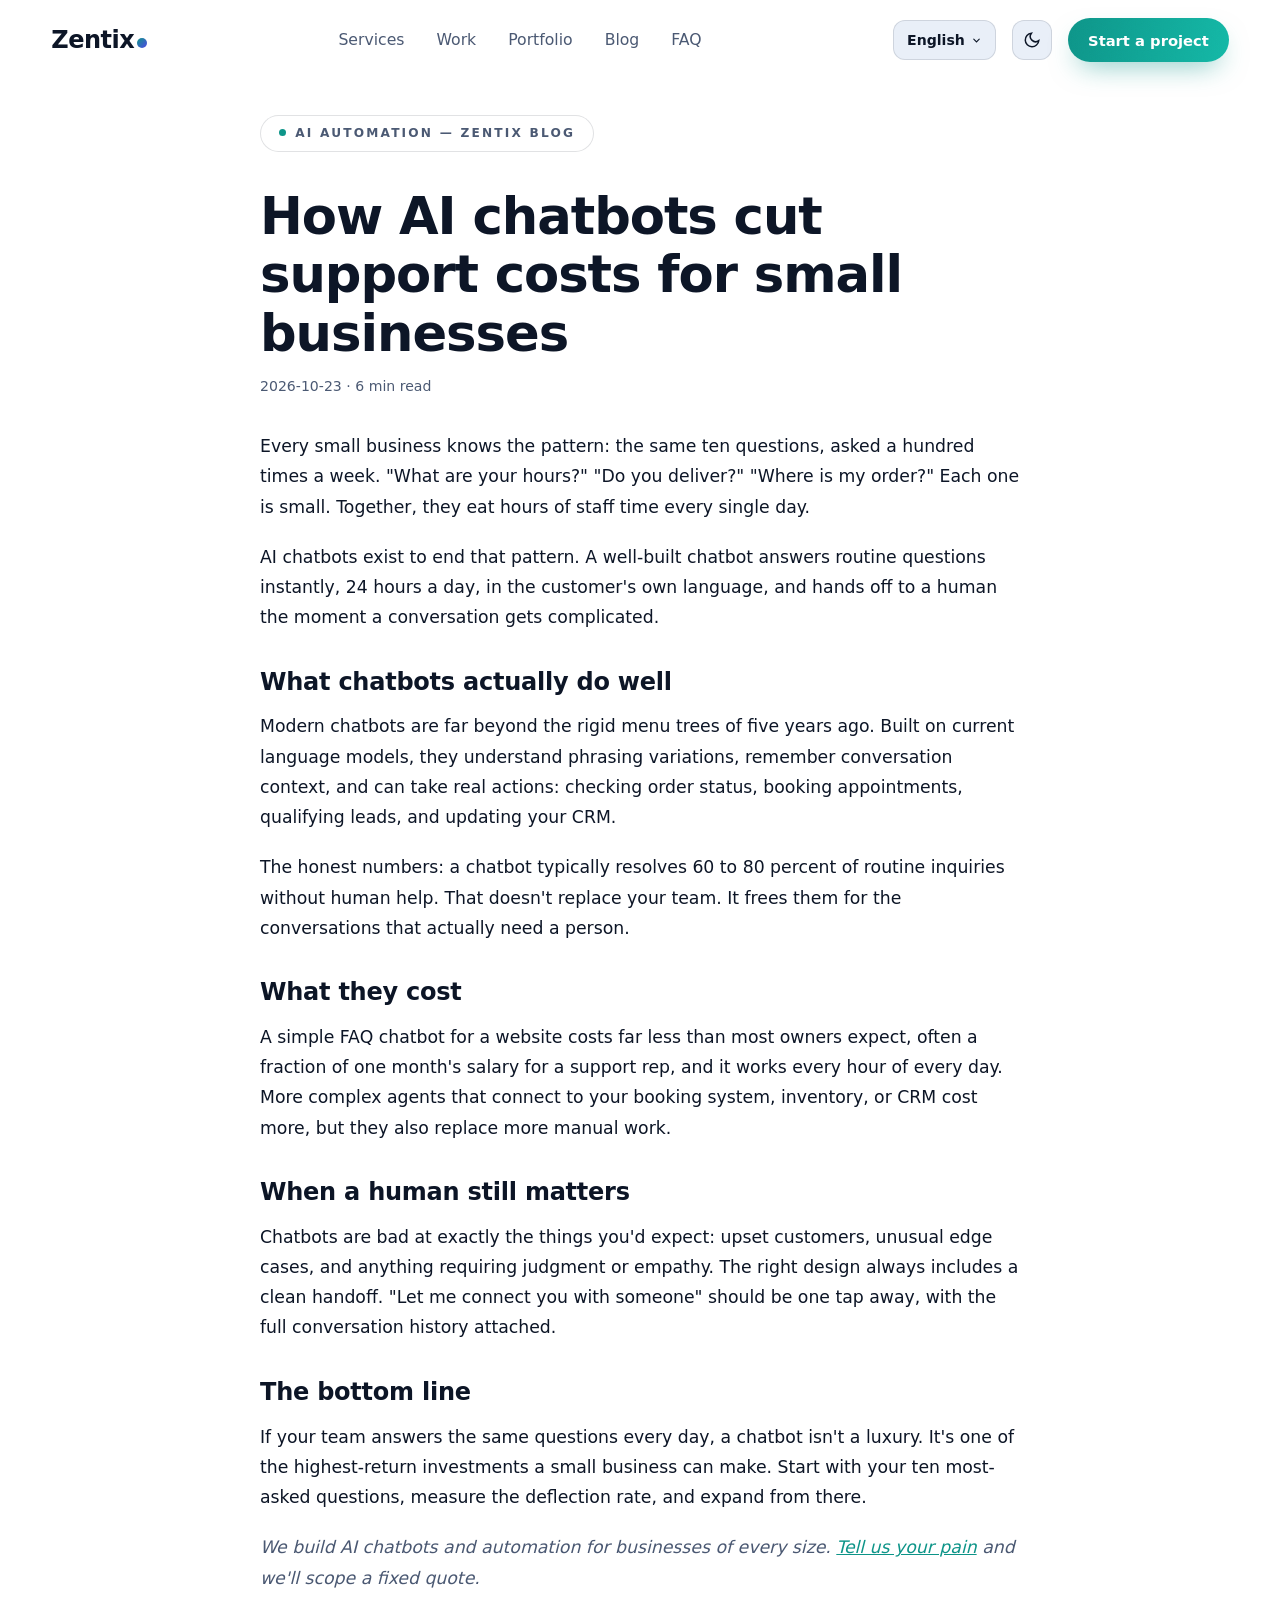
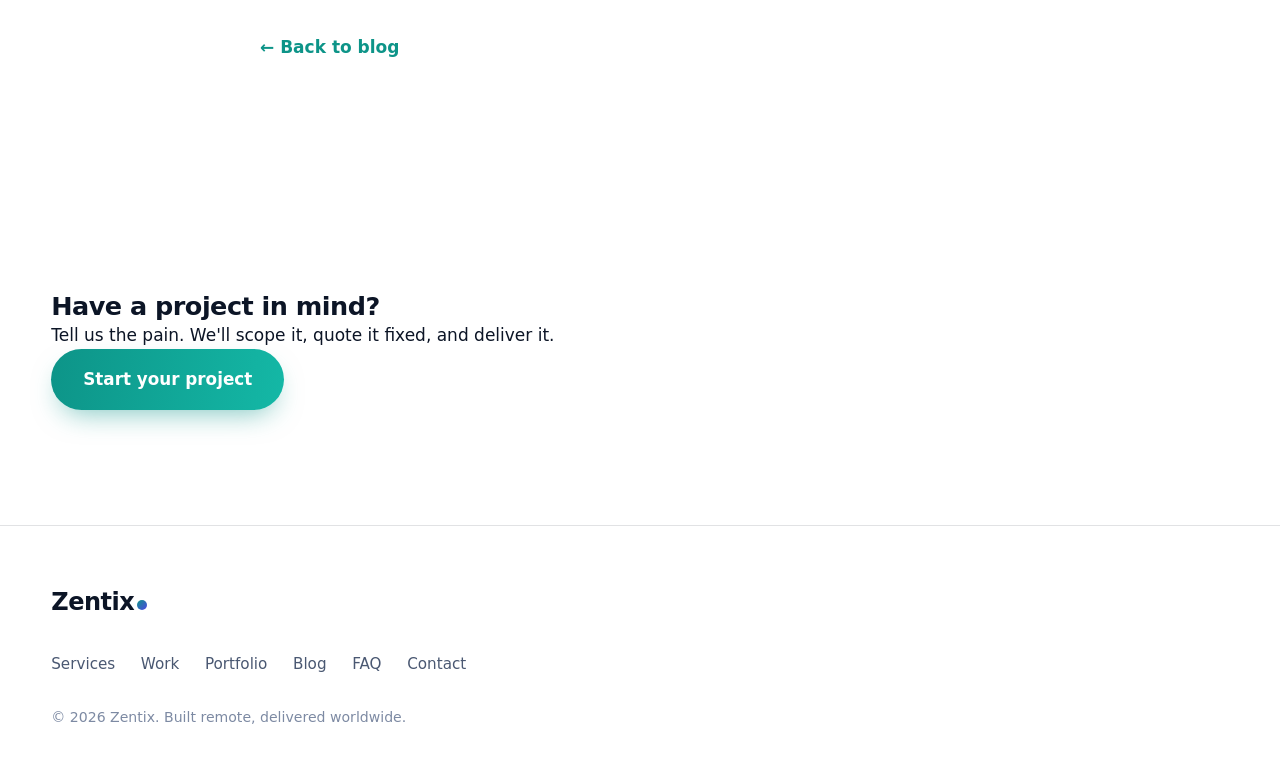
<file: posts/ai-chatbots-support-costs.html>
<!DOCTYPE html>
<html lang="en">
<head>
  <meta charset="UTF-8">
  <meta name="viewport" content="width=device-width, initial-scale=1.0">
  <title>How AI chatbots cut support costs for small businesses — Zentix Blog</title>
  <meta name="description" content="AI chatbots now answer most routine customer questions instantly. Here's what they cost, what they do well, and when a human still matters.">
  <link rel="canonical" href="https://mycodescene.github.io/zentix/posts/ai-chatbots-support-costs.html">
  <meta property="og:type" content="article">
  <meta property="og:title" content="How AI chatbots cut support costs for small businesses — Zentix">
  <meta property="og:description" content="AI chatbots now answer most routine customer questions instantly. Here's what they cost, what they do well, and when a human still matters.">
  <meta property="og:url" content="https://mycodescene.github.io/zentix/posts/ai-chatbots-support-costs.html">
  <meta name="twitter:card" content="summary_large_image">
  <link rel="icon" href="../favicon.svg" type="image/svg+xml">
    <link rel="preconnect" href="https://fonts.googleapis.com">
  <link rel="preconnect" href="https://fonts.gstatic.com" crossorigin>
  <link href="https://fonts.googleapis.com/css2?family=IBM+Plex+Sans+Arabic:wght@400;500;600;700&display=swap" rel="stylesheet">
<link rel="stylesheet" href="../styles.css?v=4">
  <script>document.documentElement.classList.add("js")</script>
  <script type="application/ld+json">{"@context":"https://schema.org","@type":"BlogPosting","headline":"How AI chatbots cut support costs for small businesses","description":"AI chatbots now answer most routine customer questions instantly. Here's what they cost, what they do well, and when a human still matters.","datePublished":"2026-10-23","author":{"@type":"Organization","name":"Zentix"},"publisher":{"@type":"Organization","name":"Zentix"}}</script>
</head>
<body>
  <div class="preloader" aria-hidden="true"><span class="preloader-word">Zentix<span class="preloader-dot">.</span></span></div>
  <a class="skip-link" href="#main">Skip to content</a>
  <header class="site-header" id="siteHeader">
    <div class="container header-inner">
      <a href="../index.html" class="logo" aria-label="Zentix home">Zentix<span class="logo-dot" aria-hidden="true"></span></a>
      <nav class="main-nav" id="mainNav" aria-label="Primary">
        <a href="../index.html#services" data-i18n="nav_services">Services</a>
        <a href="../index.html#work" data-i18n="nav_work">Work</a>
        <a href="../portfolio.html" data-i18n="nav_portfolio">Portfolio</a>
        <a href="../blog.html" data-i18n="nav_blog">Blog</a>
        <a href="../index.html#faq" data-i18n="nav_faq">FAQ</a>
      </nav>
      <div class="header-actions">
        <button class="theme-toggle" id="themeToggle" data-i18n-aria="switch_theme" aria-label="Switch theme" aria-pressed="false">
          <svg class="tt-moon" viewBox="0 0 24 24" width="18" height="18" fill="none" stroke="currentColor" stroke-width="2" stroke-linecap="round"><path d="M21 12.8A9 9 0 1 1 11.2 3a7 7 0 0 0 9.8 9.8z"/></svg>
          <svg class="tt-sun" viewBox="0 0 24 24" width="18" height="18" fill="none" stroke="currentColor" stroke-width="2" stroke-linecap="round"><circle cx="12" cy="12" r="4"/><path d="M12 2v2m0 16v2M4.9 4.9l1.4 1.4m11.4 11.4 1.4 1.4M2 12h2m16 0h2M4.9 19.1l1.4-1.4M17.7 6.3l1.4-1.4"/></svg>
        </button>
        <a href="../index.html#contact" class="btn btn-primary btn-sm" data-i18n="nav_start">Start a project</a>
        <button class="nav-toggle" id="navToggle" data-i18n-aria="open_menu" aria-label="Open menu" aria-expanded="false" aria-controls="mainNav"><span></span><span></span><span></span></button>
      </div>
    </div>
  </header>
  <main id="main">

    <section class="section post-hero" aria-label="Article header">
      <div class="container narrow">
        <p class="eyebrow reveal">AI Automation &mdash; Zentix Blog</p>
        <h1 class="post-title reveal">How AI chatbots cut support costs for small businesses</h1>
        <p class="post-meta reveal">2026-10-23 &middot; 6 min read</p>
      </div>
    </section>
    <section class="section post-body" aria-label="Article">
      <div class="container narrow">
        <article class="prose reveal">
<p>Every small business knows the pattern: the same ten questions, asked a hundred times a week. "What are your hours?" "Do you deliver?" "Where is my order?" Each one is small. Together, they eat hours of staff time every single day.</p>
<p>AI chatbots exist to end that pattern. A well-built chatbot answers routine questions instantly, 24 hours a day, in the customer's own language, and hands off to a human the moment a conversation gets complicated.</p>
<h2>What chatbots actually do well</h2>
<p>Modern chatbots are far beyond the rigid menu trees of five years ago. Built on current language models, they understand phrasing variations, remember conversation context, and can take real actions: checking order status, booking appointments, qualifying leads, and updating your CRM.</p>
<p>The honest numbers: a chatbot typically resolves 60 to 80 percent of routine inquiries without human help. That doesn't replace your team. It frees them for the conversations that actually need a person.</p>
<h2>What they cost</h2>
<p>A simple FAQ chatbot for a website costs far less than most owners expect, often a fraction of one month's salary for a support rep, and it works every hour of every day. More complex agents that connect to your booking system, inventory, or CRM cost more, but they also replace more manual work.</p>
<h2>When a human still matters</h2>
<p>Chatbots are bad at exactly the things you'd expect: upset customers, unusual edge cases, and anything requiring judgment or empathy. The right design always includes a clean handoff. "Let me connect you with someone" should be one tap away, with the full conversation history attached.</p>
<h2>The bottom line</h2>
<p>If your team answers the same questions every day, a chatbot isn't a luxury. It's one of the highest-return investments a small business can make. Start with your ten most-asked questions, measure the deflection rate, and expand from there.</p>
<p><em>We build AI chatbots and automation for businesses of every size. <a href="../index.html#contact">Tell us your pain</a> and we'll scope a fixed quote.</em></p>

        </article>
        <p class="back-blog"><a href="../blog.html" data-i18n="back_blog">&larr; Back to blog</a></p>
      </div>
    </section>

    <section class="section cta-band" aria-label="Call to action">
      <div class="container">
        <h2 class="reveal" data-i18n="cta_t">Have a project in mind?</h2>
        <p class="reveal" data-i18n="cta_d">Tell us the pain. We'll scope it, quote it fixed, and deliver it.</p>
        <p class="reveal"><a class="btn btn-primary btn-lg" href="../index.html#contact" data-i18n="hero_cta1">Start your project</a></p>
      </div>
    </section>
  </main>
  <footer class="site-footer">
    <div class="container footer-inner">
      <a href="../index.html" class="logo">Zentix<span class="logo-dot" aria-hidden="true"></span></a>
      <nav class="footer-nav" aria-label="Footer">
        <a href="../index.html#services" data-i18n="nav_services">Services</a>
        <a href="../index.html#work" data-i18n="nav_work">Work</a>
        <a href="../portfolio.html" data-i18n="nav_portfolio">Portfolio</a>
        <a href="../blog.html" data-i18n="nav_blog">Blog</a>
        <a href="../index.html#faq" data-i18n="nav_faq">FAQ</a>
        <a href="../index.html#contact" data-i18n="nav_contact">Contact</a>
      </nav>
      <p class="footer-copy" data-i18n="f_copy">&copy; 2026 Zentix. Built remote, delivered worldwide.</p>
    </div>
  </footer>
  <script src="../i18n.js?v=5" defer></script>
  <script src="../script.js?v=2"></script>
</body>
</html>
</file>
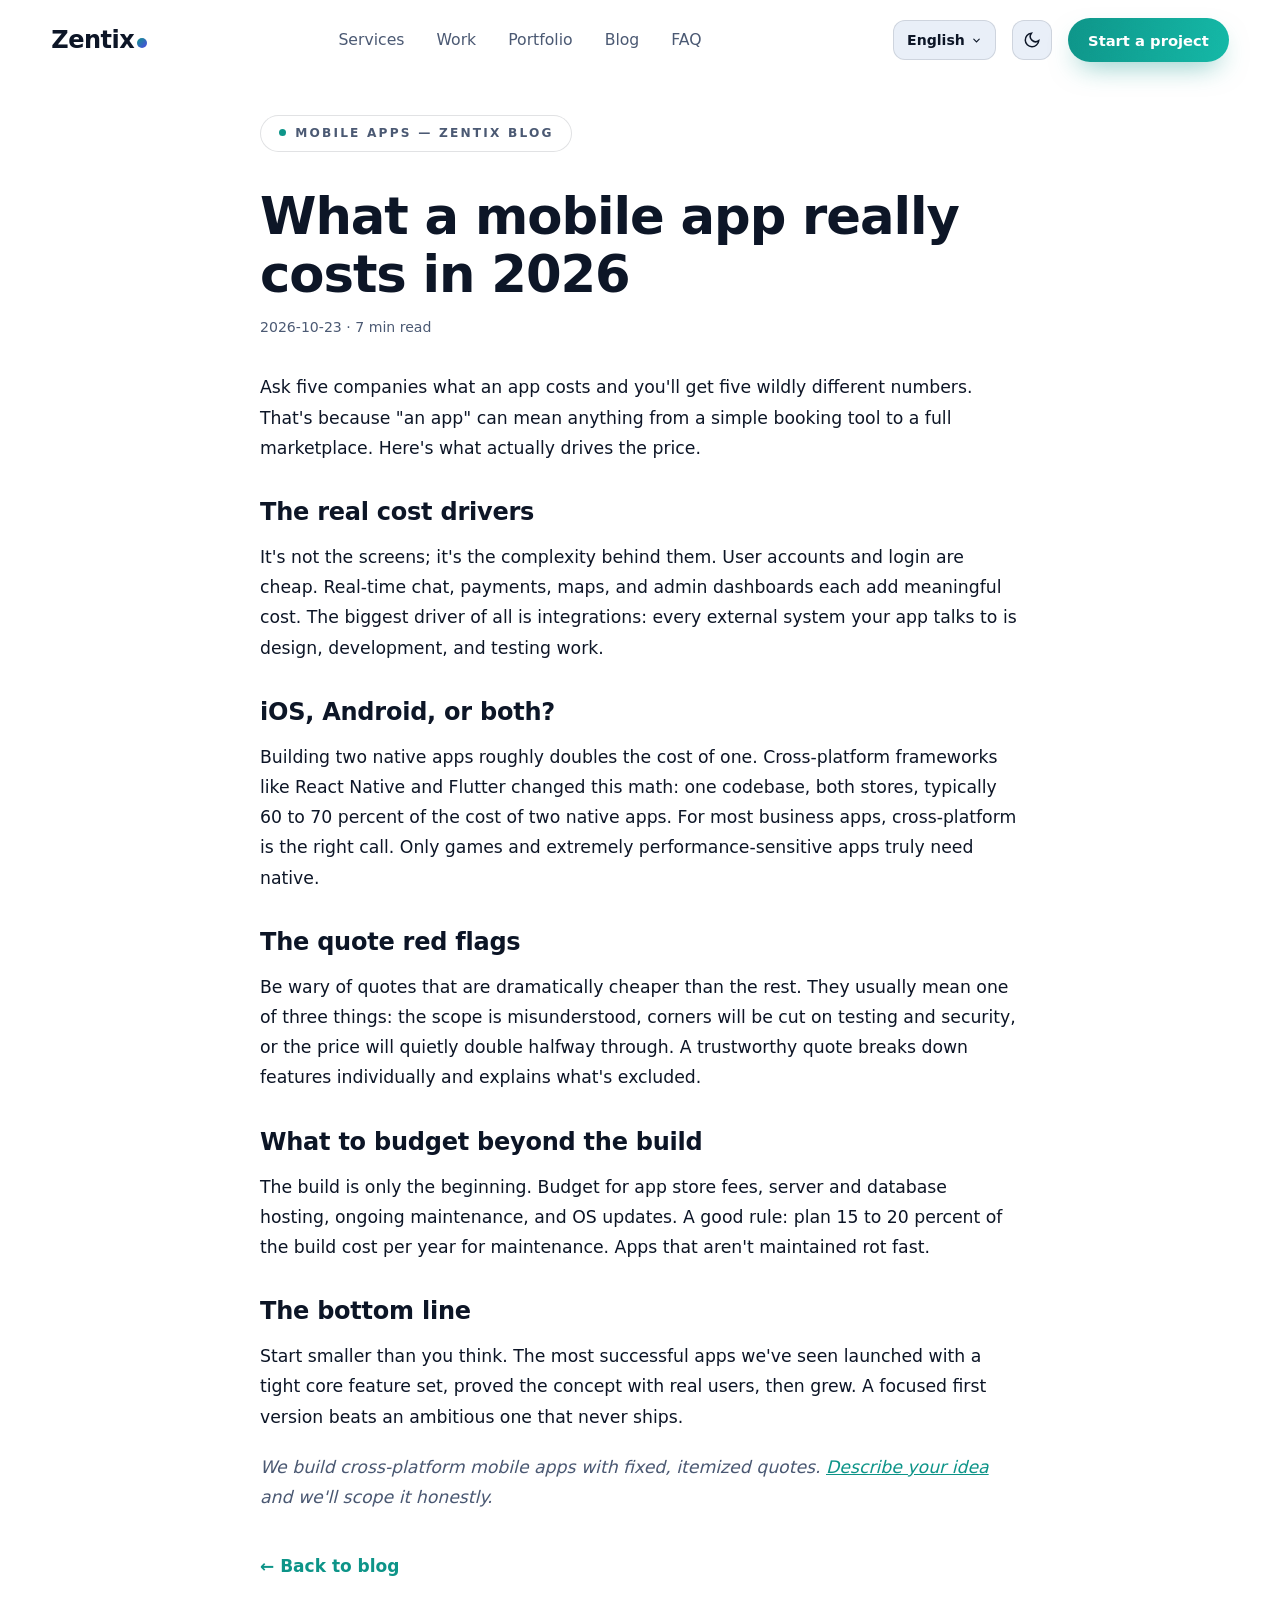
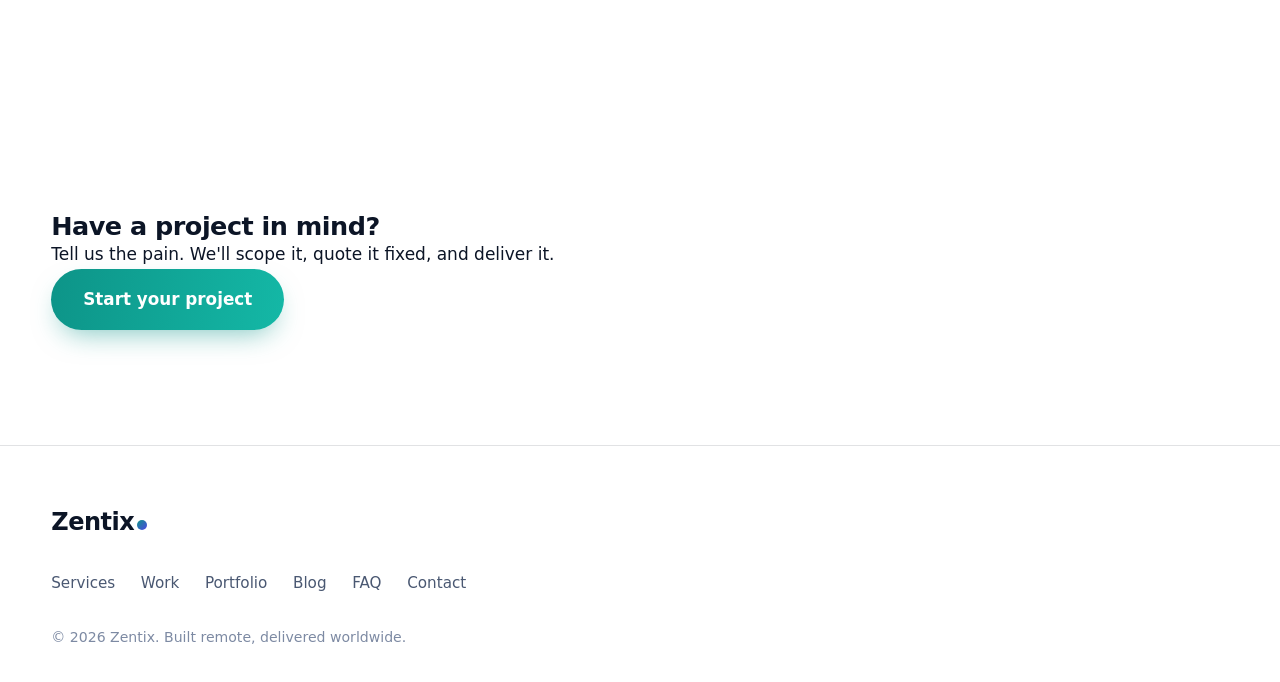
<file: posts/mobile-app-cost-2026.html>
<!DOCTYPE html>
<html lang="en">
<head>
  <meta charset="UTF-8">
  <meta name="viewport" content="width=device-width, initial-scale=1.0">
  <title>What a mobile app really costs in 2026 — Zentix Blog</title>
  <meta name="description" content="Mobile app quotes range from suspiciously cheap to absurdly expensive. Here's what actually drives the cost and how to avoid paying for the wrong thing.">
  <link rel="canonical" href="https://mycodescene.github.io/zentix/posts/mobile-app-cost-2026.html">
  <meta property="og:type" content="article">
  <meta property="og:title" content="What a mobile app really costs in 2026 — Zentix">
  <meta property="og:description" content="Mobile app quotes range from suspiciously cheap to absurdly expensive. Here's what actually drives the cost and how to avoid paying for the wrong thing.">
  <meta property="og:url" content="https://mycodescene.github.io/zentix/posts/mobile-app-cost-2026.html">
  <meta name="twitter:card" content="summary_large_image">
  <link rel="icon" href="../favicon.svg" type="image/svg+xml">
    <link rel="preconnect" href="https://fonts.googleapis.com">
  <link rel="preconnect" href="https://fonts.gstatic.com" crossorigin>
  <link href="https://fonts.googleapis.com/css2?family=IBM+Plex+Sans+Arabic:wght@400;500;600;700&display=swap" rel="stylesheet">
<link rel="stylesheet" href="../styles.css?v=4">
  <script>document.documentElement.classList.add("js")</script>
  <script type="application/ld+json">{"@context":"https://schema.org","@type":"BlogPosting","headline":"What a mobile app really costs in 2026","description":"Mobile app quotes range from suspiciously cheap to absurdly expensive. Here's what actually drives the cost and how to avoid paying for the wrong thing.","datePublished":"2026-10-23","author":{"@type":"Organization","name":"Zentix"},"publisher":{"@type":"Organization","name":"Zentix"}}</script>
</head>
<body>
  <div class="preloader" aria-hidden="true"><span class="preloader-word">Zentix<span class="preloader-dot">.</span></span></div>
  <a class="skip-link" href="#main">Skip to content</a>
  <header class="site-header" id="siteHeader">
    <div class="container header-inner">
      <a href="../index.html" class="logo" aria-label="Zentix home">Zentix<span class="logo-dot" aria-hidden="true"></span></a>
      <nav class="main-nav" id="mainNav" aria-label="Primary">
        <a href="../index.html#services" data-i18n="nav_services">Services</a>
        <a href="../index.html#work" data-i18n="nav_work">Work</a>
        <a href="../portfolio.html" data-i18n="nav_portfolio">Portfolio</a>
        <a href="../blog.html" data-i18n="nav_blog">Blog</a>
        <a href="../index.html#faq" data-i18n="nav_faq">FAQ</a>
      </nav>
      <div class="header-actions">
        <button class="theme-toggle" id="themeToggle" data-i18n-aria="switch_theme" aria-label="Switch theme" aria-pressed="false">
          <svg class="tt-moon" viewBox="0 0 24 24" width="18" height="18" fill="none" stroke="currentColor" stroke-width="2" stroke-linecap="round"><path d="M21 12.8A9 9 0 1 1 11.2 3a7 7 0 0 0 9.8 9.8z"/></svg>
          <svg class="tt-sun" viewBox="0 0 24 24" width="18" height="18" fill="none" stroke="currentColor" stroke-width="2" stroke-linecap="round"><circle cx="12" cy="12" r="4"/><path d="M12 2v2m0 16v2M4.9 4.9l1.4 1.4m11.4 11.4 1.4 1.4M2 12h2m16 0h2M4.9 19.1l1.4-1.4M17.7 6.3l1.4-1.4"/></svg>
        </button>
        <a href="../index.html#contact" class="btn btn-primary btn-sm" data-i18n="nav_start">Start a project</a>
        <button class="nav-toggle" id="navToggle" data-i18n-aria="open_menu" aria-label="Open menu" aria-expanded="false" aria-controls="mainNav"><span></span><span></span><span></span></button>
      </div>
    </div>
  </header>
  <main id="main">

    <section class="section post-hero" aria-label="Article header">
      <div class="container narrow">
        <p class="eyebrow reveal">Mobile Apps &mdash; Zentix Blog</p>
        <h1 class="post-title reveal">What a mobile app really costs in 2026</h1>
        <p class="post-meta reveal">2026-10-23 &middot; 7 min read</p>
      </div>
    </section>
    <section class="section post-body" aria-label="Article">
      <div class="container narrow">
        <article class="prose reveal">
<p>Ask five companies what an app costs and you'll get five wildly different numbers. That's because "an app" can mean anything from a simple booking tool to a full marketplace. Here's what actually drives the price.</p>
<h2>The real cost drivers</h2>
<p>It's not the screens; it's the complexity behind them. User accounts and login are cheap. Real-time chat, payments, maps, and admin dashboards each add meaningful cost. The biggest driver of all is integrations: every external system your app talks to is design, development, and testing work.</p>
<h2>iOS, Android, or both?</h2>
<p>Building two native apps roughly doubles the cost of one. Cross-platform frameworks like React Native and Flutter changed this math: one codebase, both stores, typically 60 to 70 percent of the cost of two native apps. For most business apps, cross-platform is the right call. Only games and extremely performance-sensitive apps truly need native.</p>
<h2>The quote red flags</h2>
<p>Be wary of quotes that are dramatically cheaper than the rest. They usually mean one of three things: the scope is misunderstood, corners will be cut on testing and security, or the price will quietly double halfway through. A trustworthy quote breaks down features individually and explains what's excluded.</p>
<h2>What to budget beyond the build</h2>
<p>The build is only the beginning. Budget for app store fees, server and database hosting, ongoing maintenance, and OS updates. A good rule: plan 15 to 20 percent of the build cost per year for maintenance. Apps that aren't maintained rot fast.</p>
<h2>The bottom line</h2>
<p>Start smaller than you think. The most successful apps we've seen launched with a tight core feature set, proved the concept with real users, then grew. A focused first version beats an ambitious one that never ships.</p>
<p><em>We build cross-platform mobile apps with fixed, itemized quotes. <a href="../index.html#contact">Describe your idea</a> and we'll scope it honestly.</em></p>

        </article>
        <p class="back-blog"><a href="../blog.html" data-i18n="back_blog">&larr; Back to blog</a></p>
      </div>
    </section>

    <section class="section cta-band" aria-label="Call to action">
      <div class="container">
        <h2 class="reveal" data-i18n="cta_t">Have a project in mind?</h2>
        <p class="reveal" data-i18n="cta_d">Tell us the pain. We'll scope it, quote it fixed, and deliver it.</p>
        <p class="reveal"><a class="btn btn-primary btn-lg" href="../index.html#contact" data-i18n="hero_cta1">Start your project</a></p>
      </div>
    </section>
  </main>
  <footer class="site-footer">
    <div class="container footer-inner">
      <a href="../index.html" class="logo">Zentix<span class="logo-dot" aria-hidden="true"></span></a>
      <nav class="footer-nav" aria-label="Footer">
        <a href="../index.html#services" data-i18n="nav_services">Services</a>
        <a href="../index.html#work" data-i18n="nav_work">Work</a>
        <a href="../portfolio.html" data-i18n="nav_portfolio">Portfolio</a>
        <a href="../blog.html" data-i18n="nav_blog">Blog</a>
        <a href="../index.html#faq" data-i18n="nav_faq">FAQ</a>
        <a href="../index.html#contact" data-i18n="nav_contact">Contact</a>
      </nav>
      <p class="footer-copy" data-i18n="f_copy">&copy; 2026 Zentix. Built remote, delivered worldwide.</p>
    </div>
  </footer>
  <script src="../i18n.js?v=5" defer></script>
  <script src="../script.js?v=2"></script>
</body>
</html>
</file>
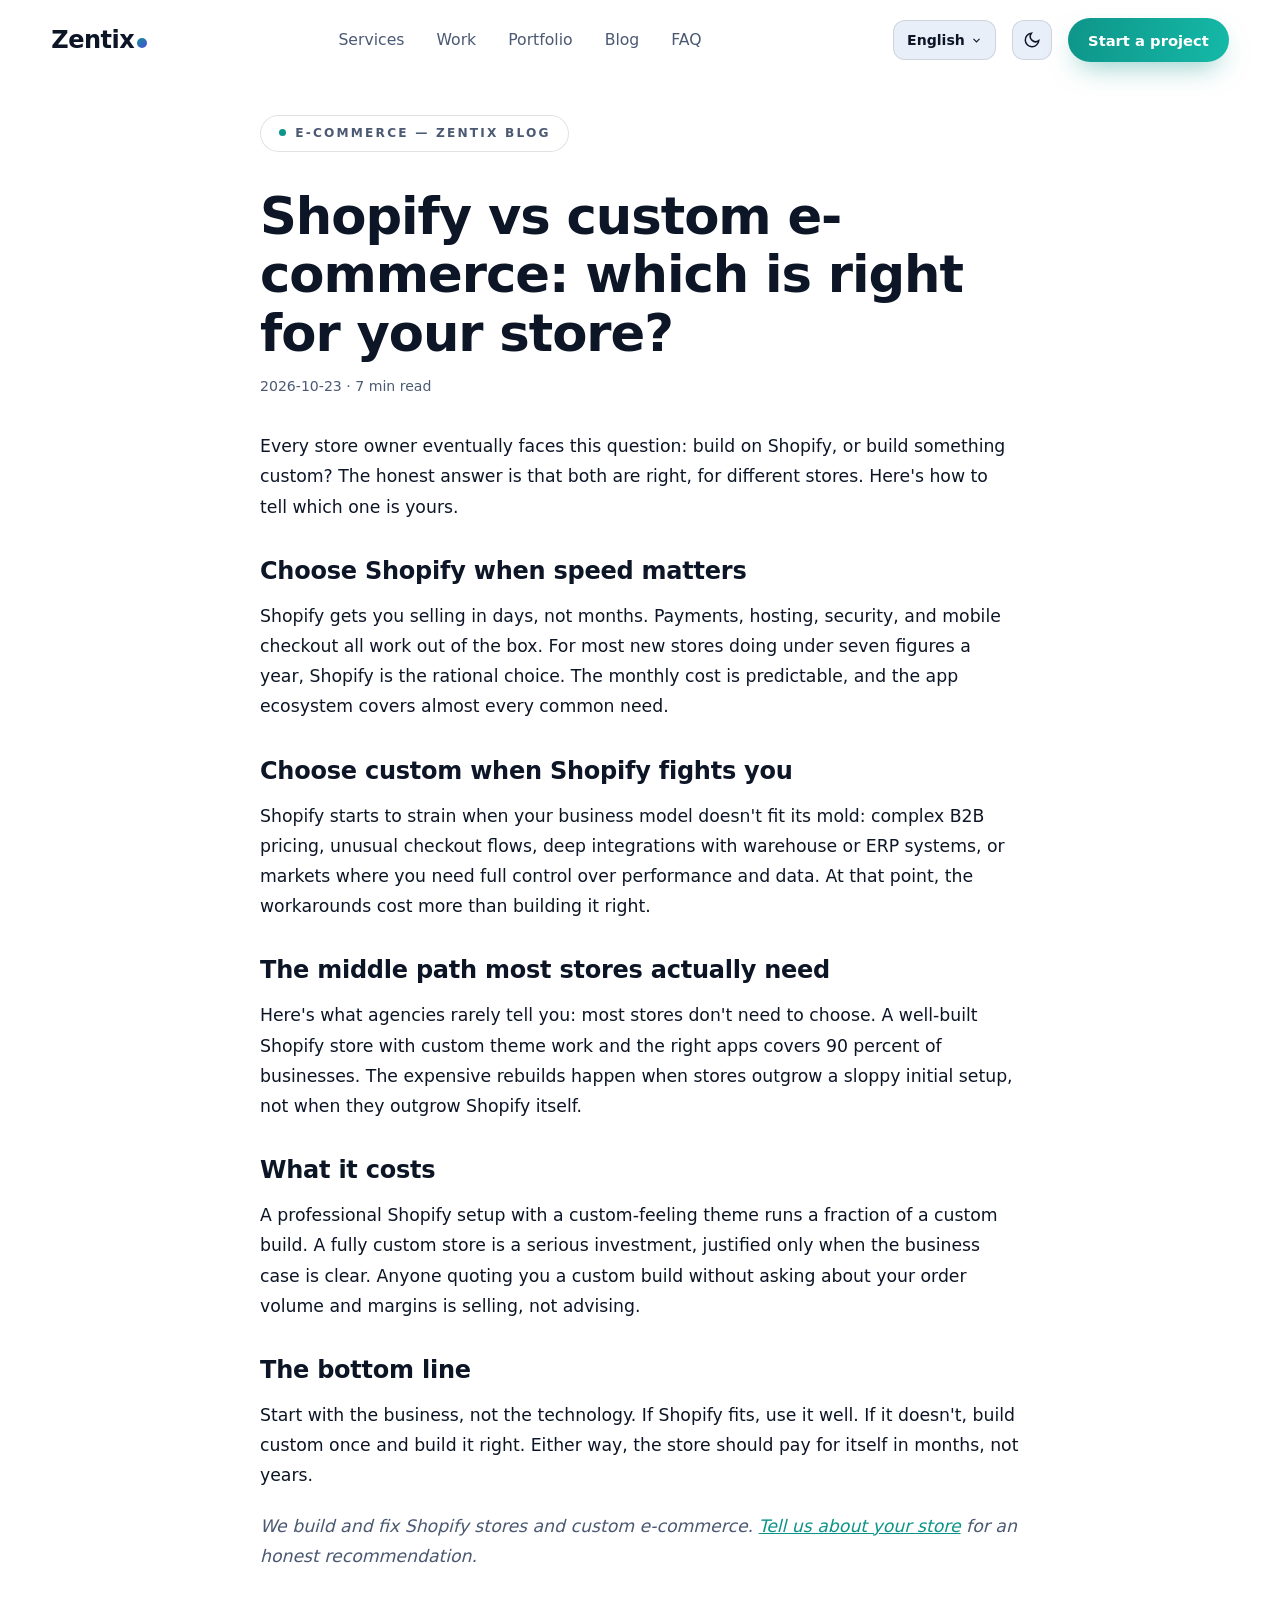
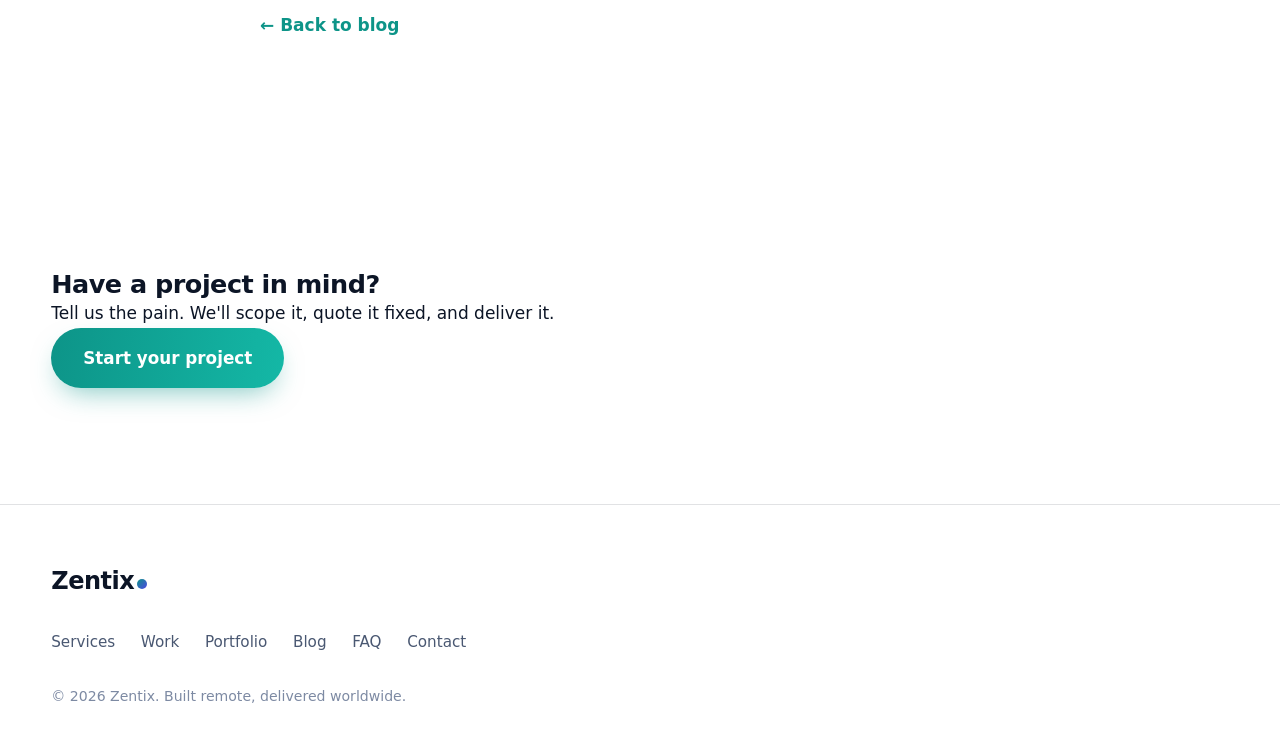
<file: posts/shopify-vs-custom-ecommerce.html>
<!DOCTYPE html>
<html lang="en">
<head>
  <meta charset="UTF-8">
  <meta name="viewport" content="width=device-width, initial-scale=1.0">
  <title>Shopify vs custom e-commerce: which is right for your store? — Zentix Blog</title>
  <meta name="description" content="Shopify is fast to launch but not always the answer. An honest comparison of Shopify vs custom-built stores on cost, control, and scale.">
  <link rel="canonical" href="https://mycodescene.github.io/zentix/posts/shopify-vs-custom-ecommerce.html">
  <meta property="og:type" content="article">
  <meta property="og:title" content="Shopify vs custom e-commerce: which is right for your store? — Zentix">
  <meta property="og:description" content="Shopify is fast to launch but not always the answer. An honest comparison of Shopify vs custom-built stores on cost, control, and scale.">
  <meta property="og:url" content="https://mycodescene.github.io/zentix/posts/shopify-vs-custom-ecommerce.html">
  <meta name="twitter:card" content="summary_large_image">
  <link rel="icon" href="../favicon.svg" type="image/svg+xml">
    <link rel="preconnect" href="https://fonts.googleapis.com">
  <link rel="preconnect" href="https://fonts.gstatic.com" crossorigin>
  <link href="https://fonts.googleapis.com/css2?family=IBM+Plex+Sans+Arabic:wght@400;500;600;700&display=swap" rel="stylesheet">
<link rel="stylesheet" href="../styles.css?v=4">
  <script>document.documentElement.classList.add("js")</script>
  <script type="application/ld+json">{"@context":"https://schema.org","@type":"BlogPosting","headline":"Shopify vs custom e-commerce: which is right for your store?","description":"Shopify is fast to launch but not always the answer. An honest comparison of Shopify vs custom-built stores on cost, control, and scale.","datePublished":"2026-10-23","author":{"@type":"Organization","name":"Zentix"},"publisher":{"@type":"Organization","name":"Zentix"}}</script>
</head>
<body>
  <div class="preloader" aria-hidden="true"><span class="preloader-word">Zentix<span class="preloader-dot">.</span></span></div>
  <a class="skip-link" href="#main">Skip to content</a>
  <header class="site-header" id="siteHeader">
    <div class="container header-inner">
      <a href="../index.html" class="logo" aria-label="Zentix home">Zentix<span class="logo-dot" aria-hidden="true"></span></a>
      <nav class="main-nav" id="mainNav" aria-label="Primary">
        <a href="../index.html#services" data-i18n="nav_services">Services</a>
        <a href="../index.html#work" data-i18n="nav_work">Work</a>
        <a href="../portfolio.html" data-i18n="nav_portfolio">Portfolio</a>
        <a href="../blog.html" data-i18n="nav_blog">Blog</a>
        <a href="../index.html#faq" data-i18n="nav_faq">FAQ</a>
      </nav>
      <div class="header-actions">
        <button class="theme-toggle" id="themeToggle" data-i18n-aria="switch_theme" aria-label="Switch theme" aria-pressed="false">
          <svg class="tt-moon" viewBox="0 0 24 24" width="18" height="18" fill="none" stroke="currentColor" stroke-width="2" stroke-linecap="round"><path d="M21 12.8A9 9 0 1 1 11.2 3a7 7 0 0 0 9.8 9.8z"/></svg>
          <svg class="tt-sun" viewBox="0 0 24 24" width="18" height="18" fill="none" stroke="currentColor" stroke-width="2" stroke-linecap="round"><circle cx="12" cy="12" r="4"/><path d="M12 2v2m0 16v2M4.9 4.9l1.4 1.4m11.4 11.4 1.4 1.4M2 12h2m16 0h2M4.9 19.1l1.4-1.4M17.7 6.3l1.4-1.4"/></svg>
        </button>
        <a href="../index.html#contact" class="btn btn-primary btn-sm" data-i18n="nav_start">Start a project</a>
        <button class="nav-toggle" id="navToggle" data-i18n-aria="open_menu" aria-label="Open menu" aria-expanded="false" aria-controls="mainNav"><span></span><span></span><span></span></button>
      </div>
    </div>
  </header>
  <main id="main">

    <section class="section post-hero" aria-label="Article header">
      <div class="container narrow">
        <p class="eyebrow reveal">E-commerce &mdash; Zentix Blog</p>
        <h1 class="post-title reveal">Shopify vs custom e-commerce: which is right for your store?</h1>
        <p class="post-meta reveal">2026-10-23 &middot; 7 min read</p>
      </div>
    </section>
    <section class="section post-body" aria-label="Article">
      <div class="container narrow">
        <article class="prose reveal">
<p>Every store owner eventually faces this question: build on Shopify, or build something custom? The honest answer is that both are right, for different stores. Here's how to tell which one is yours.</p>
<h2>Choose Shopify when speed matters</h2>
<p>Shopify gets you selling in days, not months. Payments, hosting, security, and mobile checkout all work out of the box. For most new stores doing under seven figures a year, Shopify is the rational choice. The monthly cost is predictable, and the app ecosystem covers almost every common need.</p>
<h2>Choose custom when Shopify fights you</h2>
<p>Shopify starts to strain when your business model doesn't fit its mold: complex B2B pricing, unusual checkout flows, deep integrations with warehouse or ERP systems, or markets where you need full control over performance and data. At that point, the workarounds cost more than building it right.</p>
<h2>The middle path most stores actually need</h2>
<p>Here's what agencies rarely tell you: most stores don't need to choose. A well-built Shopify store with custom theme work and the right apps covers 90 percent of businesses. The expensive rebuilds happen when stores outgrow a sloppy initial setup, not when they outgrow Shopify itself.</p>
<h2>What it costs</h2>
<p>A professional Shopify setup with a custom-feeling theme runs a fraction of a custom build. A fully custom store is a serious investment, justified only when the business case is clear. Anyone quoting you a custom build without asking about your order volume and margins is selling, not advising.</p>
<h2>The bottom line</h2>
<p>Start with the business, not the technology. If Shopify fits, use it well. If it doesn't, build custom once and build it right. Either way, the store should pay for itself in months, not years.</p>
<p><em>We build and fix Shopify stores and custom e-commerce. <a href="../index.html#contact">Tell us about your store</a> for an honest recommendation.</em></p>

        </article>
        <p class="back-blog"><a href="../blog.html" data-i18n="back_blog">&larr; Back to blog</a></p>
      </div>
    </section>

    <section class="section cta-band" aria-label="Call to action">
      <div class="container">
        <h2 class="reveal" data-i18n="cta_t">Have a project in mind?</h2>
        <p class="reveal" data-i18n="cta_d">Tell us the pain. We'll scope it, quote it fixed, and deliver it.</p>
        <p class="reveal"><a class="btn btn-primary btn-lg" href="../index.html#contact" data-i18n="hero_cta1">Start your project</a></p>
      </div>
    </section>
  </main>
  <footer class="site-footer">
    <div class="container footer-inner">
      <a href="../index.html" class="logo">Zentix<span class="logo-dot" aria-hidden="true"></span></a>
      <nav class="footer-nav" aria-label="Footer">
        <a href="../index.html#services" data-i18n="nav_services">Services</a>
        <a href="../index.html#work" data-i18n="nav_work">Work</a>
        <a href="../portfolio.html" data-i18n="nav_portfolio">Portfolio</a>
        <a href="../blog.html" data-i18n="nav_blog">Blog</a>
        <a href="../index.html#faq" data-i18n="nav_faq">FAQ</a>
        <a href="../index.html#contact" data-i18n="nav_contact">Contact</a>
      </nav>
      <p class="footer-copy" data-i18n="f_copy">&copy; 2026 Zentix. Built remote, delivered worldwide.</p>
    </div>
  </footer>
  <script src="../i18n.js?v=5" defer></script>
  <script src="../script.js?v=2"></script>
</body>
</html>
</file>
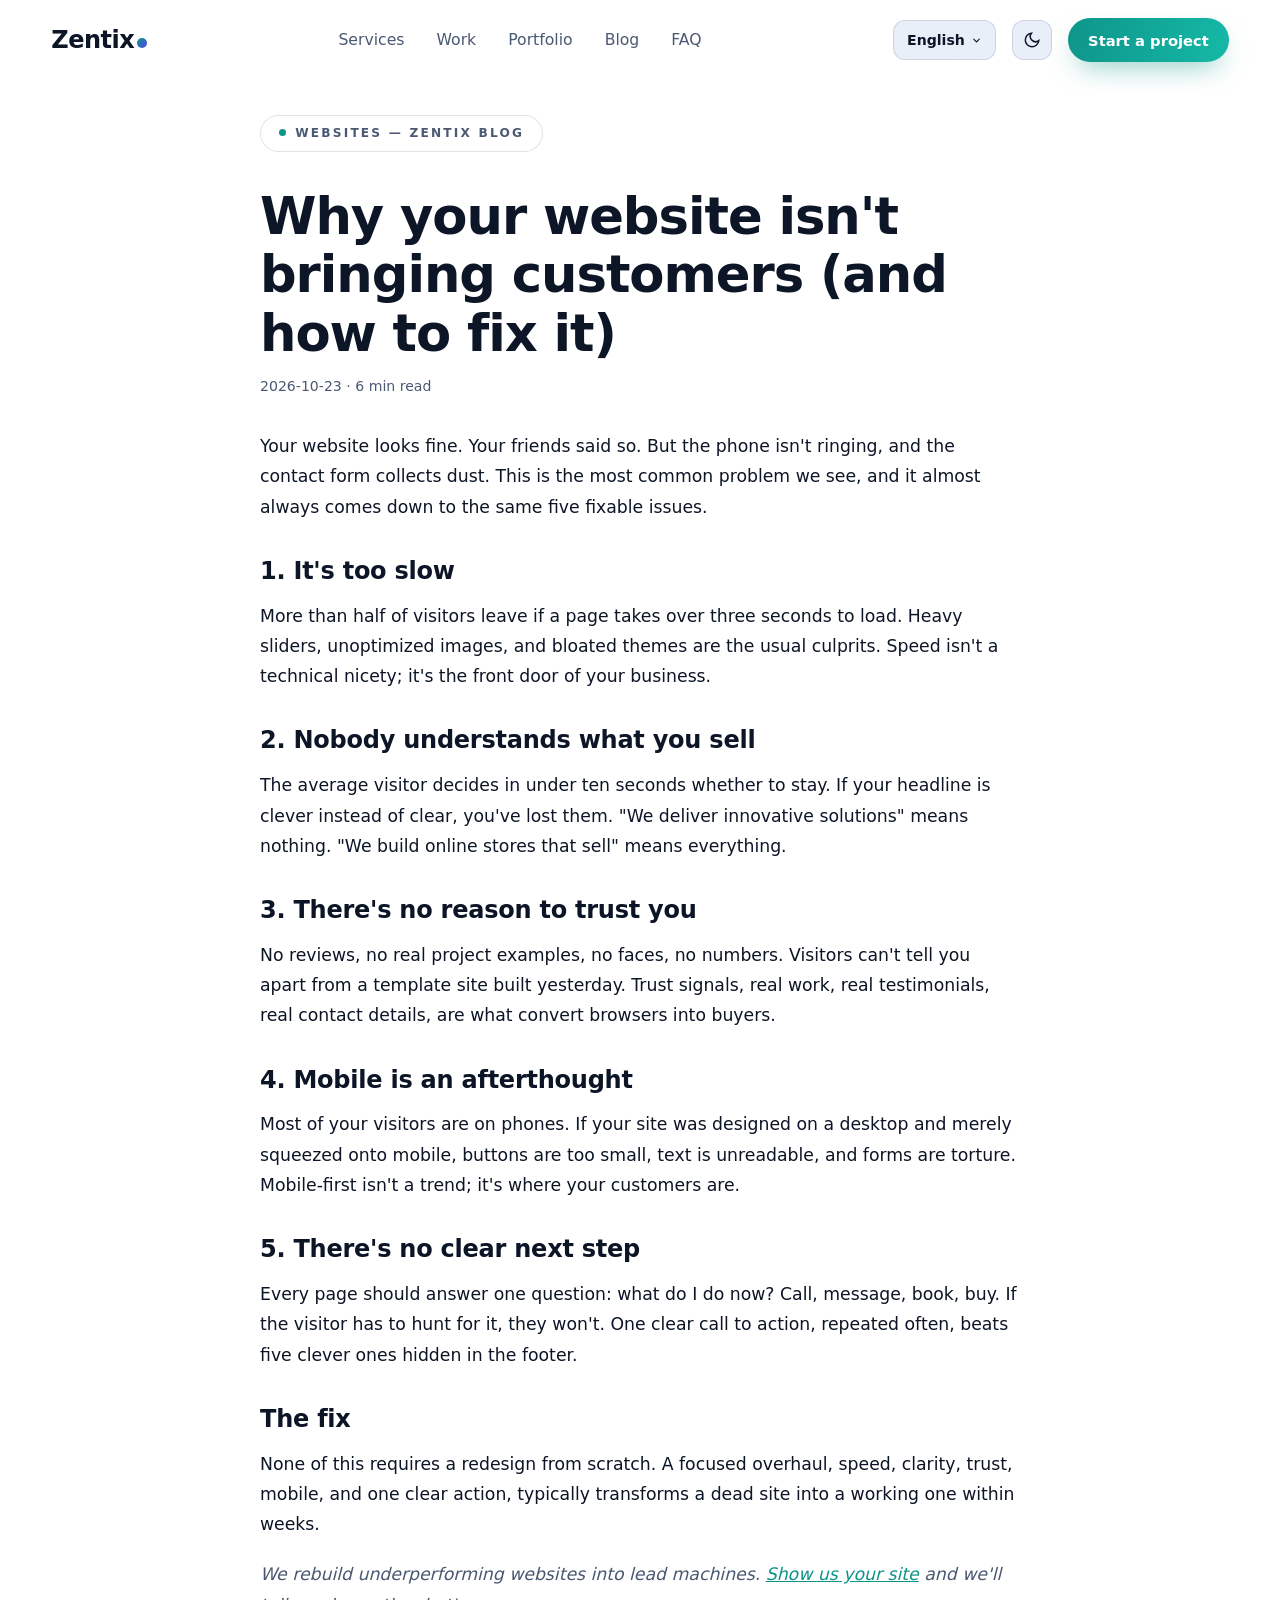
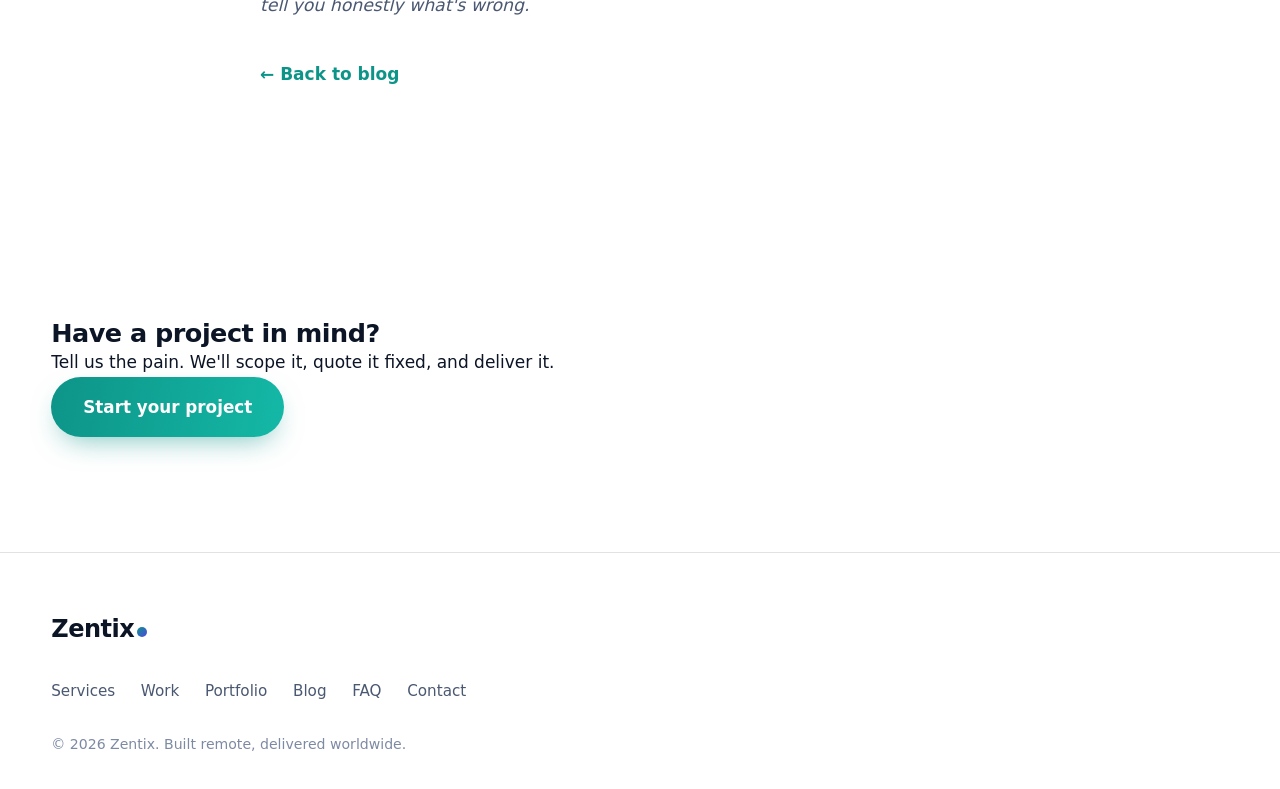
<file: posts/website-not-bringing-customers.html>
<!DOCTYPE html>
<html lang="en">
<head>
  <meta charset="UTF-8">
  <meta name="viewport" content="width=device-width, initial-scale=1.0">
  <title>Why your website isn't bringing customers (and how to fix it) — Zentix Blog</title>
  <meta name="description" content="Most business websites fail for the same five fixable reasons: slow speed, unclear offer, no trust signals, weak mobile experience, and no clear next step.">
  <link rel="canonical" href="https://mycodescene.github.io/zentix/posts/website-not-bringing-customers.html">
  <meta property="og:type" content="article">
  <meta property="og:title" content="Why your website isn't bringing customers (and how to fix it) — Zentix">
  <meta property="og:description" content="Most business websites fail for the same five fixable reasons: slow speed, unclear offer, no trust signals, weak mobile experience, and no clear next step.">
  <meta property="og:url" content="https://mycodescene.github.io/zentix/posts/website-not-bringing-customers.html">
  <meta name="twitter:card" content="summary_large_image">
  <link rel="icon" href="../favicon.svg" type="image/svg+xml">
    <link rel="preconnect" href="https://fonts.googleapis.com">
  <link rel="preconnect" href="https://fonts.gstatic.com" crossorigin>
  <link href="https://fonts.googleapis.com/css2?family=IBM+Plex+Sans+Arabic:wght@400;500;600;700&display=swap" rel="stylesheet">
<link rel="stylesheet" href="../styles.css?v=4">
  <script>document.documentElement.classList.add("js")</script>
  <script type="application/ld+json">{"@context":"https://schema.org","@type":"BlogPosting","headline":"Why your website isn't bringing customers (and how to fix it)","description":"Most business websites fail for the same five fixable reasons: slow speed, unclear offer, no trust signals, weak mobile experience, and no clear next step.","datePublished":"2026-10-23","author":{"@type":"Organization","name":"Zentix"},"publisher":{"@type":"Organization","name":"Zentix"}}</script>
</head>
<body>
  <div class="preloader" aria-hidden="true"><span class="preloader-word">Zentix<span class="preloader-dot">.</span></span></div>
  <a class="skip-link" href="#main">Skip to content</a>
  <header class="site-header" id="siteHeader">
    <div class="container header-inner">
      <a href="../index.html" class="logo" aria-label="Zentix home">Zentix<span class="logo-dot" aria-hidden="true"></span></a>
      <nav class="main-nav" id="mainNav" aria-label="Primary">
        <a href="../index.html#services" data-i18n="nav_services">Services</a>
        <a href="../index.html#work" data-i18n="nav_work">Work</a>
        <a href="../portfolio.html" data-i18n="nav_portfolio">Portfolio</a>
        <a href="../blog.html" data-i18n="nav_blog">Blog</a>
        <a href="../index.html#faq" data-i18n="nav_faq">FAQ</a>
      </nav>
      <div class="header-actions">
        <button class="theme-toggle" id="themeToggle" data-i18n-aria="switch_theme" aria-label="Switch theme" aria-pressed="false">
          <svg class="tt-moon" viewBox="0 0 24 24" width="18" height="18" fill="none" stroke="currentColor" stroke-width="2" stroke-linecap="round"><path d="M21 12.8A9 9 0 1 1 11.2 3a7 7 0 0 0 9.8 9.8z"/></svg>
          <svg class="tt-sun" viewBox="0 0 24 24" width="18" height="18" fill="none" stroke="currentColor" stroke-width="2" stroke-linecap="round"><circle cx="12" cy="12" r="4"/><path d="M12 2v2m0 16v2M4.9 4.9l1.4 1.4m11.4 11.4 1.4 1.4M2 12h2m16 0h2M4.9 19.1l1.4-1.4M17.7 6.3l1.4-1.4"/></svg>
        </button>
        <a href="../index.html#contact" class="btn btn-primary btn-sm" data-i18n="nav_start">Start a project</a>
        <button class="nav-toggle" id="navToggle" data-i18n-aria="open_menu" aria-label="Open menu" aria-expanded="false" aria-controls="mainNav"><span></span><span></span><span></span></button>
      </div>
    </div>
  </header>
  <main id="main">

    <section class="section post-hero" aria-label="Article header">
      <div class="container narrow">
        <p class="eyebrow reveal">Websites &mdash; Zentix Blog</p>
        <h1 class="post-title reveal">Why your website isn't bringing customers (and how to fix it)</h1>
        <p class="post-meta reveal">2026-10-23 &middot; 6 min read</p>
      </div>
    </section>
    <section class="section post-body" aria-label="Article">
      <div class="container narrow">
        <article class="prose reveal">
<p>Your website looks fine. Your friends said so. But the phone isn't ringing, and the contact form collects dust. This is the most common problem we see, and it almost always comes down to the same five fixable issues.</p>
<h2>1. It's too slow</h2>
<p>More than half of visitors leave if a page takes over three seconds to load. Heavy sliders, unoptimized images, and bloated themes are the usual culprits. Speed isn't a technical nicety; it's the front door of your business.</p>
<h2>2. Nobody understands what you sell</h2>
<p>The average visitor decides in under ten seconds whether to stay. If your headline is clever instead of clear, you've lost them. "We deliver innovative solutions" means nothing. "We build online stores that sell" means everything.</p>
<h2>3. There's no reason to trust you</h2>
<p>No reviews, no real project examples, no faces, no numbers. Visitors can't tell you apart from a template site built yesterday. Trust signals, real work, real testimonials, real contact details, are what convert browsers into buyers.</p>
<h2>4. Mobile is an afterthought</h2>
<p>Most of your visitors are on phones. If your site was designed on a desktop and merely squeezed onto mobile, buttons are too small, text is unreadable, and forms are torture. Mobile-first isn't a trend; it's where your customers are.</p>
<h2>5. There's no clear next step</h2>
<p>Every page should answer one question: what do I do now? Call, message, book, buy. If the visitor has to hunt for it, they won't. One clear call to action, repeated often, beats five clever ones hidden in the footer.</p>
<h2>The fix</h2>
<p>None of this requires a redesign from scratch. A focused overhaul, speed, clarity, trust, mobile, and one clear action, typically transforms a dead site into a working one within weeks.</p>
<p><em>We rebuild underperforming websites into lead machines. <a href="../index.html#contact">Show us your site</a> and we'll tell you honestly what's wrong.</em></p>

        </article>
        <p class="back-blog"><a href="../blog.html" data-i18n="back_blog">&larr; Back to blog</a></p>
      </div>
    </section>

    <section class="section cta-band" aria-label="Call to action">
      <div class="container">
        <h2 class="reveal" data-i18n="cta_t">Have a project in mind?</h2>
        <p class="reveal" data-i18n="cta_d">Tell us the pain. We'll scope it, quote it fixed, and deliver it.</p>
        <p class="reveal"><a class="btn btn-primary btn-lg" href="../index.html#contact" data-i18n="hero_cta1">Start your project</a></p>
      </div>
    </section>
  </main>
  <footer class="site-footer">
    <div class="container footer-inner">
      <a href="../index.html" class="logo">Zentix<span class="logo-dot" aria-hidden="true"></span></a>
      <nav class="footer-nav" aria-label="Footer">
        <a href="../index.html#services" data-i18n="nav_services">Services</a>
        <a href="../index.html#work" data-i18n="nav_work">Work</a>
        <a href="../portfolio.html" data-i18n="nav_portfolio">Portfolio</a>
        <a href="../blog.html" data-i18n="nav_blog">Blog</a>
        <a href="../index.html#faq" data-i18n="nav_faq">FAQ</a>
        <a href="../index.html#contact" data-i18n="nav_contact">Contact</a>
      </nav>
      <p class="footer-copy" data-i18n="f_copy">&copy; 2026 Zentix. Built remote, delivered worldwide.</p>
    </div>
  </footer>
  <script src="../i18n.js?v=5" defer></script>
  <script src="../script.js?v=2"></script>
</body>
</html>
</file>
<file: styles.css>
@import url('https://fonts.googleapis.com/css2?family=IBM+Plex+Sans+Arabic:wght@400;500;600;700&display=swap');
/* ============ ZENTIX — custom agency theme ============ */
:root {
  --ease: cubic-bezier(.16,1,.3,1); /* signature easing, winners use one curve everywhere */
  --bg: #ffffff;
  --bg-soft: #f3f6fb;
  --surface: #ffffff;
  --surface-2: #e9eff8;
  --ink: #0c1526;
  --muted: #4a5872;
  --muted-2: #7d8aa3;
  --accent: #0d9488;
  --accent-2: #4f46e5;
  --accent-dim: rgba(13, 148, 136, 0.10);
  --line: rgba(12, 21, 38, 0.12);
  --radius: 20px;
  --navy: #0a1230;
  --font-display: "Space Grotesk", system-ui, sans-serif;
  --font-body: "Inter", system-ui, sans-serif;
  --shadow-lg: 0 24px 60px -28px rgba(12, 21, 38, 0.25);
  --shadow-card: 0 18px 44px -22px rgba(12, 21, 38, 0.18);
}

* { margin: 0; padding: 0; box-sizing: border-box; }

html {
  scroll-behavior: smooth;
  scroll-padding-top: 92px;
}

body {
  background: var(--bg);
  color: var(--ink);
  font-family: var(--font-body);
  font-size: 1.0625rem;
  line-height: 1.7;
  -webkit-font-smoothing: antialiased;
  overflow-x: hidden;
}

::selection { background: var(--accent); color: #06251f; }

img, svg { display: block; max-width: 100%; }

.container {
  width: min(1180px, 92%);
  margin: 0 auto;
}
.container.narrow { width: min(820px, 92%); }

.skip-link {
  position: absolute; left: -9999px; top: 0;
  background: var(--accent); color: #06251f;
  padding: 0.6rem 1rem; border-radius: 0 0 10px 0; z-index: 200;
  font-weight: 600; text-decoration: none;
}
.skip-link:focus { left: 0; }

/* ---------- typography ---------- */
h1, h2, h3 { font-family: var(--font-display); line-height: 1.12; letter-spacing: -0.02em; }

.eyebrow {
  font-family: var(--font-display);
  font-size: 0.82rem; font-weight: 600;
  letter-spacing: 0.22em; text-transform: uppercase;
  color: var(--accent);
  margin-bottom: 1rem;
}

.section-title {
  font-size: clamp(2rem, 4.6vw, 3.2rem);
  font-weight: 700;
  margin-bottom: 1rem;
}
.section-sub {
  color: var(--muted);
  font-size: 1.12rem;
  max-width: 640px;
  margin-bottom: 3rem;
}
.grad-text {
  background: linear-gradient(100deg, var(--accent), var(--accent-2));
  -webkit-background-clip: text;
  background-clip: text;
  color: transparent;
}

/* ---------- buttons ---------- */
.btn {
  display: inline-flex; align-items: center; justify-content: center;
  font-family: var(--font-display); font-weight: 600;
  text-decoration: none; border-radius: 999px;
  transition: transform 0.25s ease, box-shadow 0.25s ease, background 0.25s ease;
  cursor: pointer; border: none;
}
.btn-primary {
  background: linear-gradient(100deg, var(--accent), #34d3a8);
  color: #052a23;
  box-shadow: 0 10px 30px -10px rgba(94, 234, 212, 0.5);
}
.btn-primary:hover { transform: translateY(-2px); box-shadow: 0 16px 38px -10px rgba(94, 234, 212, 0.6); }
.btn-ghost {
  border: 1px solid var(--line);
  color: var(--ink);
  background: rgba(255, 255, 255, 0.02);
}
.btn-ghost:hover { border-color: var(--accent); color: var(--accent); transform: translateY(-2px); }
.btn-lg { padding: 1rem 2rem; font-size: 1.05rem; }
.btn-sm { padding: 0.62rem 1.25rem; font-size: 0.92rem; }

/* ---------- header ---------- */
.site-header {
  position: fixed; inset: 0 0 auto 0; z-index: 100;
  transition: background 0.3s ease, border-color 0.3s ease, backdrop-filter 0.3s ease;
  border-bottom: 1px solid transparent;
}
.site-header.scrolled {
  background: rgba(7, 11, 20, 0.78);
  -webkit-backdrop-filter: blur(14px);
  backdrop-filter: blur(14px);
  border-bottom-color: var(--line);
}
.header-inner {
  display: flex; align-items: center; justify-content: space-between;
  padding: 1.1rem 0;
}
.logo {
  font-family: var(--font-display); font-weight: 700; font-size: 1.5rem;
  color: var(--ink); text-decoration: none; letter-spacing: -0.02em;
}
.logo-dot {
  display: inline-block; width: 0.42em; height: 0.42em; border-radius: 50%;
  background: linear-gradient(135deg, var(--accent), var(--accent-2));
  margin-inline-start: 0.1em;
}
.main-nav { display: flex; gap: 2rem; }
.main-nav a {
  color: var(--muted); text-decoration: none; font-weight: 500; font-size: 0.98rem;
  transition: color 0.2s ease;
}
.main-nav a:hover { color: var(--ink); }
.header-actions { display: flex; align-items: center; gap: 1rem; }
.nav-toggle {
  display: none; flex-direction: column; gap: 5px;
  background: none; border: none; cursor: pointer; padding: 0.5rem;
}
.nav-toggle span {
  width: 24px; height: 2px; background: var(--ink); border-radius: 2px;
  transition: transform 0.3s ease, opacity 0.3s ease;
}

/* ---------- hero ---------- */
.hero {
  position: relative; min-height: 100svh;
  display: flex; align-items: center;
  padding: 8.5rem 0 5rem;
  overflow: hidden;
}
.hero-canvas { position: absolute; inset: 0; width: 100%; height: 100%; opacity: 0.55; }
.hero-orbs { position: absolute; inset: 0; pointer-events: none; }
.orb { position: absolute; border-radius: 50%; filter: blur(90px); opacity: 0.5; animation: drift 14s ease-in-out infinite alternate; }
.orb-1 { width: 480px; height: 480px; background: rgba(94, 234, 212, 0.16); top: -140px; left: -120px; }
.orb-2 { width: 420px; height: 420px; background: rgba(129, 140, 248, 0.18); bottom: -120px; right: -100px; animation-delay: -5s; }
.orb-3 { width: 260px; height: 260px; background: rgba(94, 234, 212, 0.1); top: 38%; left: 55%; animation-delay: -9s; }
@keyframes drift {
  from { transform: translate(0, 0) scale(1); }
  to { transform: translate(60px, 40px) scale(1.12); }
}
.hero-inner { position: relative; z-index: 2; }
.hero-title {
  font-size: clamp(2.7rem, 7.2vw, 5.4rem);
  font-weight: 700;
  margin: 0 0 1.6rem;
}
.hero-title .line { display: block; }
.hero-sub {
  color: var(--muted); font-size: clamp(1.05rem, 1.6vw, 1.28rem);
  max-width: 620px; margin-bottom: 2.4rem;
}
.hero-ctas { display: flex; gap: 1rem; flex-wrap: wrap; margin-bottom: 2.6rem; }
.hero-meta { color: var(--muted-2); font-size: 0.95rem; display: flex; gap: 0.8rem; align-items: center; flex-wrap: wrap; }
.hero-meta .sep { color: var(--accent); }
.scroll-hint {
  position: absolute; bottom: 2rem; left: 50%; transform: translateX(-50%);
  width: 26px; height: 44px; border: 2px solid var(--muted-2); border-radius: 14px;
  display: flex; justify-content: center; padding-top: 8px; z-index: 2;
}
.scroll-hint span { width: 4px; height: 8px; border-radius: 4px; background: var(--accent); animation: hint 1.8s ease-in-out infinite; }
@keyframes hint { 0%, 100% { transform: translateY(0); opacity: 1; } 50% { transform: translateY(10px); opacity: 0.3; } }

/* ---------- reveal ---------- */
.reveal { opacity: 0; transform: translateY(28px); transition: opacity 0.7s ease, transform 0.7s ease; }
.reveal.visible { opacity: 1; transform: none; }

/* ---------- stats ---------- */
.stats { border-top: 1px solid var(--line); border-bottom: 1px solid var(--line); background: var(--bg-soft); }
.stats-grid {
  display: grid; grid-template-columns: repeat(4, 1fr);
  padding: 2.6rem 0;
}
.stat { text-align: center; padding: 0 1rem; position: relative; }
.stat + .stat::before {
  content: ""; position: absolute; inset-inline-start: 0; top: 15%; height: 70%;
  width: 1px; background: var(--line);
}
.stat-value { font-family: var(--font-display); font-size: clamp(1.7rem, 3vw, 2.5rem); font-weight: 700; color: var(--ink); }
.stat-value.stat-text { color: var(--accent); }
.stat-label { color: var(--muted); font-size: 0.92rem; margin-top: 0.3rem; }

/* ---------- sections ---------- */
.section { padding: clamp(4.5rem, 9vw, 7.5rem) 0; }
.section-alt { background: var(--bg-soft); border-top: 1px solid var(--line); border-bottom: 1px solid var(--line); }

/* ---------- cards / services ---------- */
.services-grid {
  display: grid; grid-template-columns: repeat(auto-fit, minmax(300px, 1fr));
  gap: 1.4rem;
}
.card {
  background: linear-gradient(160deg, var(--surface), var(--surface-2));
  border: 1px solid var(--line);
  border-radius: var(--radius);
  padding: 2.1rem;
  transition: transform 0.3s ease, border-color 0.3s ease, box-shadow 0.3s ease;
  position: relative; overflow: hidden;
}
.card::after {
  content: ""; position: absolute; inset: 0; border-radius: inherit; pointer-events: none;
  background: radial-gradient(420px 200px at 20% 0%, rgba(94, 234, 212, 0.09), transparent 60%);
  opacity: 0; transition: opacity 0.3s ease;
}
.card:hover { transform: translateY(-6px); border-color: rgba(94, 234, 212, 0.4); box-shadow: var(--shadow-lg); }
.card:hover::after { opacity: 1; }
.card h3 { font-size: 1.32rem; margin: 1.1rem 0 0.6rem; }
.card p { color: var(--muted); font-size: 1rem; }
.card-icon {
  width: 52px; height: 52px; border-radius: 14px;
  display: flex; align-items: center; justify-content: center;
  background: var(--accent-dim); color: var(--accent);
}
.card-icon svg { width: 26px; height: 26px; }

/* ---------- work slider ---------- */
.slider { position: relative; }
.slider-viewport { overflow: hidden; border-radius: calc(var(--radius) + 6px); }
.slider-track { display: flex; transition: transform 0.55s cubic-bezier(0.22, 0.8, 0.3, 1); }
.slide {
  flex: 0 0 100%;
  display: grid; grid-template-columns: 1.25fr 1fr; gap: 2.5rem; align-items: center;
  background: linear-gradient(160deg, var(--surface), var(--surface-2));
  border: 1px solid var(--line);
  border-radius: calc(var(--radius) + 6px);
  padding: clamp(1.6rem, 4vw, 3rem);
  min-height: 420px;
}
.browser-mock {
  border-radius: 14px; overflow: hidden;
  border: 1px solid rgba(255, 255, 255, 0.12);
  box-shadow: var(--shadow-lg);
  min-height: 300px; display: flex; flex-direction: column;
}
.mock-a { background: linear-gradient(135deg, #0e3a4d, #0a6b6b); }
.mock-b { background: linear-gradient(135deg, #2a1215, #7a1f1f); }
.mock-c { background: linear-gradient(135deg, #1d3a24, #3f6b35); }
.mock-d { background: linear-gradient(135deg, #3a1d5e, #b23a48); }
.mock-e { background: linear-gradient(135deg, #232a5e, #5e3fa3); }
.mock-f { background: linear-gradient(135deg, #0f3d33, #1f8a5b); }
.mock-g { background: linear-gradient(135deg, #101c3a, #8a6d1f); }
.mock-h { background: linear-gradient(135deg, #1c2b33, #2b7a8a); }
.mock-i { background: linear-gradient(135deg, #123a5e, #1f8a70); }
.mock-j { background: linear-gradient(135deg, #3a2a12, #b07a1f); }
.mock-k { background: linear-gradient(135deg, #12305e, #2f7fc4); }
.mock-l { background: linear-gradient(135deg, #3d1420, #c43d2f); }
.mock-m { background: linear-gradient(135deg, #14283d, #2f6db0); }
.mock-n { background: linear-gradient(135deg, #2a1f4d, #6d3fb0); }
.mock-o { background: linear-gradient(135deg, #3d2a12, #c47a1f); }
.mock-p { background: linear-gradient(135deg, #123a4d, #1f9dc4); }
.mock-q { background: linear-gradient(135deg, #0f2b4d, #3f8aC4); }
.mock-r { background: linear-gradient(135deg, #3d2b12, #c48a1f); }
.browser-bar {
  display: flex; align-items: center; gap: 0.45rem;
  padding: 0.7rem 1rem; background: rgba(0, 0, 0, 0.35);
}
.browser-bar span { width: 10px; height: 10px; border-radius: 50%; background: rgba(255, 255, 255, 0.28); }
.browser-bar em {
  font-style: normal; font-size: 0.78rem; color: rgba(255, 255, 255, 0.85);
  background: rgba(255, 255, 255, 0.12); border-radius: 999px;
  padding: 0.15rem 0.8rem; margin-inline-start: 0.5rem; font-family: var(--font-display);
  white-space: nowrap; overflow: hidden; text-overflow: ellipsis; max-width: 70%;
}

/* ---------- light theme ---------- */
[data-theme="dark"] {
  --bg: #070b14;
  --bg-soft: #0b1120;
  --surface: #0e1626;
  --surface-2: #121b30;
  --ink: #eef3fb;
  --muted: #97a3bd;
  --muted-2: #6b7690;
  --accent: #5eead4;
  --accent-2: #818cf8;
  --accent-dim: rgba(94, 234, 212, 0.12);
  --line: rgba(151, 163, 189, 0.16);
  --navy: #0a1230;
  --shadow-lg: 0 24px 60px -24px rgba(0, 0, 0, 0.7);
  --shadow-card: 0 18px 44px -22px rgba(0, 0, 0, 0.5);
}
.theme-toggle {
  display: inline-flex; align-items: center; justify-content: center;
  width: 40px; height: 40px; border-radius: 12px; cursor: pointer;
  background: var(--surface-2); border: 1px solid var(--line); color: var(--ink);
  transition: transform 0.2s ease, background 0.2s ease;
}
.theme-toggle:hover { transform: translateY(-2px); background: var(--accent-dim); }
.theme-toggle .tt-sun { display: none; }
.theme-toggle .tt-moon { display: block; }
[data-theme="dark"] .theme-toggle .tt-sun { display: block; }
[data-theme="dark"] .theme-toggle .tt-moon { display: none; }
.thumb-link { display: block; border-radius: 0 0 12px 12px; overflow: hidden; }
.thumb-link:hover img.thumb { transform: scale(1.02); }
img.thumb { transition: transform 0.35s ease; }

.browser-mock img.thumb { flex: 1; width: 100%; min-height: 260px; object-fit: cover; object-position: top center; display: block; background: #0b0f14; }
.mock-body { flex: 1; padding: 1.6rem; display: flex; flex-direction: column; gap: 0.8rem; justify-content: center; }
.mock-body i { display: block; border-radius: 8px; background: rgba(255, 255, 255, 0.16); }
.m-hero { height: 86px; background: rgba(255, 255, 255, 0.22); }
.m-line { height: 12px; }
.m-line.w80 { width: 80%; } .m-line.w75 { width: 75%; } .m-line.w70 { width: 70%; }
.m-line.w65 { width: 65%; } .m-line.w60 { width: 60%; } .m-line.w55 { width: 55%; } .m-line.w50 { width: 50%; }
.m-btn { width: 120px; height: 30px; background: rgba(255, 255, 255, 0.32); margin-top: 0.4rem; }
.mock-app { align-items: center; }
.m-phone { width: 110px; height: 190px; border-radius: 22px; background: rgba(255, 255, 255, 0.2); border: 3px solid rgba(255, 255, 255, 0.35); }
.slide-info h3 { font-size: clamp(1.6rem, 3vw, 2.3rem); margin-bottom: 0.8rem; }
.slide-info p { color: var(--muted); margin-bottom: 1.4rem; }
.text-link {
  color: var(--accent); font-weight: 600; text-decoration: none;
  font-family: var(--font-display); display: inline-flex; align-items: center; gap: 0.3rem;
}
.text-link:hover { text-decoration: underline; }
.slider-controls {
  display: flex; align-items: center; justify-content: center;
  gap: 1.2rem; margin-top: 1.6rem;
}
.slider-btn {
  width: 48px; height: 48px; border-radius: 50%;
  border: 1px solid var(--line); background: var(--surface); color: var(--ink);
  font-size: 1.2rem; cursor: pointer;
  transition: border-color 0.2s ease, color 0.2s ease, transform 0.2s ease;
}
.slider-btn:hover { border-color: var(--accent); color: var(--accent); transform: scale(1.06); }
.slider-dots { display: flex; gap: 0.55rem; flex-wrap: wrap; justify-content: center; max-width: 60%; }
.slider-dot {
  width: 10px; height: 10px; border-radius: 50%;
  background: var(--muted-2); border: none; cursor: pointer; padding: 0;
  transition: background 0.2s ease, transform 0.2s ease;
}
.slider-dot.active { background: var(--accent); transform: scale(1.35); }
.work-note { text-align: center; color: var(--muted-2); margin-top: 2rem; font-size: 0.98rem; }

/* ---------- process ---------- */
.process-grid {
  display: grid; grid-template-columns: repeat(auto-fit, minmax(230px, 1fr));
  gap: 1.4rem; counter-reset: step;
}
.step {
  background: linear-gradient(160deg, var(--surface), var(--surface-2));
  border: 1px solid var(--line); border-radius: var(--radius);
  padding: 2rem; position: relative; overflow: hidden;
  transition: transform 0.3s ease, border-color 0.3s ease;
}
.step:hover { transform: translateY(-6px); border-color: rgba(129, 140, 248, 0.45); }
.step-num {
  font-family: var(--font-display); font-size: 3.2rem; font-weight: 700;
  background: linear-gradient(120deg, var(--accent), var(--accent-2));
  -webkit-background-clip: text; background-clip: text; color: transparent;
  opacity: 0.9; display: block; margin-bottom: 1rem;
}
.step h3 { font-size: 1.25rem; margin-bottom: 0.6rem; }
.step p { color: var(--muted); font-size: 0.99rem; }

/* ---------- team ---------- */
.team-grid {
  display: grid; grid-template-columns: repeat(auto-fit, minmax(300px, 1fr));
  gap: 1.4rem; max-width: 860px;
}
.team-card { text-align: start; }
.avatar {
  width: 84px; height: 84px; border-radius: 50%;
  background: linear-gradient(135deg, var(--accent-dim), rgba(129, 140, 248, 0.18));
  border: 1px solid rgba(94, 234, 212, 0.35);
  display: flex; align-items: center; justify-content: center;
  font-family: var(--font-display); font-weight: 700; font-size: 1.5rem; color: var(--accent);
  margin-bottom: 1.2rem;
}
.team-card .role {
  color: var(--accent); font-family: var(--font-display); font-weight: 600;
  font-size: 0.95rem; letter-spacing: 0.04em; margin-bottom: 0.8rem;
}

/* ---------- testimonials (styles ready; section ships when real quotes arrive) ---------- */
.testimonial-grid {
  display: grid; grid-template-columns: repeat(auto-fit, minmax(300px, 1fr));
  gap: 1.4rem;
}
.testimonial-card {
  background: linear-gradient(160deg, var(--surface), var(--surface-2));
  border: 1px solid var(--line); border-radius: var(--radius);
  padding: 2rem; position: relative;
}
.testimonial-card::before {
  content: "\201C";
  font-family: var(--font-display); font-size: 3.4rem; line-height: 1;
  color: var(--accent); opacity: 0.5; display: block; margin-bottom: 0.6rem;
}
.testimonial-quote { color: var(--ink); font-size: 1.05rem; margin-bottom: 1.2rem; }
.testimonial-author { color: var(--muted); font-size: 0.92rem; }
.testimonial-author strong { color: var(--ink); display: block; font-family: var(--font-display); }

/* ---------- faq ---------- */
.faq-list { display: flex; flex-direction: column; gap: 0.9rem; }
.faq-item {
  background: var(--surface); border: 1px solid var(--line);
  border-radius: 14px; overflow: hidden;
  transition: border-color 0.25s ease;
}
.faq-item.open { border-color: rgba(94, 234, 212, 0.4); }
.faq-q {
  width: 100%; display: flex; justify-content: space-between; align-items: center; gap: 1rem;
  background: none; border: none; color: var(--ink); cursor: pointer;
  font-family: var(--font-display); font-size: 1.08rem; font-weight: 600; text-align: start;
  padding: 1.3rem 1.5rem;
}
.faq-icon {
  flex: 0 0 auto; width: 30px; height: 30px; border-radius: 50%;
  border: 1px solid var(--line); display: flex; align-items: center; justify-content: center;
  color: var(--accent); font-size: 1.2rem; transition: transform 0.3s ease;
}
.faq-item.open .faq-icon { transform: rotate(45deg); }
.faq-a { max-height: 0; overflow: hidden; transition: max-height 0.35s ease; }
.faq-a p { padding: 0 1.5rem 1.4rem; color: var(--muted); }

/* ---------- contact form ---------- */
.contact-form {
  background: linear-gradient(160deg, var(--surface), var(--surface-2));
  border: 1px solid var(--line); border-radius: calc(var(--radius) + 6px);
  padding: clamp(1.6rem, 4vw, 2.8rem);
  box-shadow: var(--shadow-lg);
}
.form-row { display: grid; grid-template-columns: 1fr 1fr; gap: 1.2rem; }
.form-field { margin-bottom: 1.2rem; display: flex; flex-direction: column; }
.form-field label {
  font-family: var(--font-display); font-weight: 600; font-size: 0.95rem;
  margin-bottom: 0.5rem; color: var(--ink);
}
.form-field input, .form-field select, .form-field textarea {
  background: rgba(255, 255, 255, 0.04);
  border: 1px solid var(--line); border-radius: 12px;
  color: var(--ink); font-family: var(--font-body); font-size: 1rem;
  padding: 0.85rem 1rem; width: 100%;
  transition: border-color 0.2s ease, box-shadow 0.2s ease;
}
.form-field select option { background: var(--surface-2); color: var(--ink); }
.form-field textarea { resize: vertical; min-height: 130px; }
.form-field input:focus, .form-field select:focus, .form-field textarea:focus {
  outline: none; border-color: var(--accent);
  box-shadow: 0 0 0 3px rgba(94, 234, 212, 0.15);
}
.form-field input::placeholder, .form-field textarea::placeholder { color: var(--muted-2); }
.form-submit { width: 100%; margin-top: 0.4rem; }
.form-submit:disabled { opacity: 0.6; cursor: wait; transform: none; }
.form-note { text-align: center; color: var(--muted-2); font-size: 0.9rem; margin-top: 1rem; }
.form-status {
  margin-top: 1.2rem; padding: 1rem 1.2rem; border-radius: 12px;
  font-size: 0.98rem; line-height: 1.6;
}
.form-status.success { background: rgba(94, 234, 212, 0.1); border: 1px solid rgba(94, 234, 212, 0.4); color: var(--ink); }
.form-status.error { background: rgba(248, 113, 113, 0.08); border: 1px solid rgba(248, 113, 113, 0.4); color: var(--ink); }
.form-status a { color: var(--accent); }

/* ---------- footer ---------- */
.site-footer { border-top: 1px solid var(--line); padding: 3.5rem 0 2rem; background: var(--bg-soft); }
.footer-inner { display: flex; flex-direction: column; gap: 1.8rem; }
.footer-brand p { color: var(--muted); margin-top: 0.6rem; max-width: 420px; }
.footer-nav { display: flex; gap: 1.6rem; flex-wrap: wrap; }
.footer-nav a { color: var(--muted); text-decoration: none; font-size: 0.95rem; }
.footer-nav a:hover { color: var(--accent); }
.footer-copy { color: var(--muted-2); font-size: 0.88rem; }

/* ---------- responsive ---------- */
@media (max-width: 960px) {
  .slide { grid-template-columns: 1fr; gap: 1.6rem; min-height: 0; }
  .browser-mock { min-height: 240px; }
}
@media (max-width: 820px) {
  .main-nav {
    position: fixed; inset: 0 0 0 auto; width: min(320px, 80vw); height: 100dvh;
    background: rgba(11, 17, 32, 0.98);
    -webkit-backdrop-filter: blur(16px); backdrop-filter: blur(16px);
    flex-direction: column; padding: 6rem 2rem 2rem; gap: 1.4rem;
    transform: translateX(100%); transition: transform 0.35s ease;
    border-left: 1px solid var(--line);
  }
  .main-nav.open { transform: none; }
  .main-nav a { font-size: 1.15rem; }
  .nav-toggle { display: flex; }
  .nav-toggle.active span:nth-child(1) { transform: translateY(7px) rotate(45deg); }
  .nav-toggle.active span:nth-child(2) { opacity: 0; }
  .nav-toggle.active span:nth-child(3) { transform: translateY(-7px) rotate(-45deg); }
  .header-actions .btn-sm { display: none; }
  .stats-grid { grid-template-columns: repeat(2, 1fr); gap: 1.8rem 0; }
  .stat:nth-child(3)::before { display: none; }
}
@media (max-width: 560px) {
  .form-row { grid-template-columns: 1fr; }
  .hero-ctas .btn-lg { width: 100%; }
  .scroll-hint { display: none; }
}

/* ---------- reduced motion ---------- */
@media (prefers-reduced-motion: reduce) {
  html { scroll-behavior: auto; }
  .reveal { opacity: 1; transform: none; transition: none; }
  .orb { animation: none; }
  .scroll-hint span { animation: none; }
  .slider-track { transition: none; }
}

/* ---------- focus visibility ---------- */
a:focus-visible, button:focus-visible, input:focus-visible, select:focus-visible, textarea:focus-visible {
  outline: 2px solid var(--accent); outline-offset: 3px;
}

/* ---------- AI consultant widget v2 ---------- */
.zc-launcher { position: fixed; right: 1.4rem; bottom: 1.4rem; z-index: 120; display: flex; align-items: center; gap: .65rem; padding: .6rem 1.2rem .6rem .65rem; border-radius: 999px; border: none; cursor: pointer; color: #06251f; background: linear-gradient(135deg, var(--accent), #34d3a8); box-shadow: 0 12px 32px -8px rgba(0,0,0,.5); transition: transform .2s ease; font-family: inherit; }
.zc-launcher:hover { transform: scale(1.05); }
.zc-launcher-icon { width: 36px; height: 36px; flex: none; border-radius: 50%; background: rgba(6,37,31,.16); display: flex; align-items: center; justify-content: center; }
.zc-launcher-text { display: flex; flex-direction: column; align-items: flex-start; line-height: 1.25; text-align: start; }
.zc-launcher-text small { font-size: .66rem; font-weight: 600; opacity: .72; letter-spacing: .02em; }
.zc-launcher-text strong { font-size: .95rem; font-weight: 800; font-family: var(--font-display); }
.zc-ping { position: absolute; top: 5px; inset-inline-end: 10px; width: 11px; height: 11px; border-radius: 50%; background: #fb923c; border: 2px solid var(--bg); display: none; }
.zc-ping.show { display: block; animation: zc-ping-pulse 1.6s ease-in-out infinite; }
@keyframes zc-ping-pulse { 0%,100% { transform: scale(1); opacity: 1; } 50% { transform: scale(1.4); opacity: .65; } }
.zc-panel { position: fixed; right: 1.4rem; bottom: 6.6rem; z-index: 120; width: min(400px, calc(100vw - 2.8rem)); height: min(580px, calc(100dvh - 9rem)); display: flex; flex-direction: column; background: color-mix(in srgb, var(--surface) 88%, transparent); -webkit-backdrop-filter: blur(18px); backdrop-filter: blur(18px); border: 1px solid var(--line); border-radius: 20px; box-shadow: var(--shadow-lg); overflow: hidden; }
.zc-panel[hidden] { display: none; }
.zc-head { display: flex; align-items: flex-start; justify-content: space-between; gap: .6rem; padding: .85rem 1rem; background: var(--surface-2); border-bottom: 1px solid var(--line); }
.zc-head-text { display: flex; flex-direction: column; align-items: flex-start; }
.zc-badge { display: inline-block; font-size: .66rem; font-weight: 700; letter-spacing: .09em; text-transform: uppercase; color: var(--accent); border: 1px solid var(--accent); border-radius: 999px; padding: .14rem .6rem; margin-bottom: .35rem; }
.zc-head-text strong { font-family: var(--font-display); font-size: 1.02rem; }
.zc-head-text span { font-size: .78rem; color: var(--muted); }
.zc-head-actions { display: flex; align-items: center; gap: .45rem; flex: none; }
.zc-cta { background: transparent; border: 1px solid #fb923c; color: #fdba74; border-radius: 999px; padding: .42rem .85rem; font-size: .78rem; font-weight: 700; cursor: pointer; white-space: nowrap; font-family: inherit; }
.zc-cta:hover { background: rgba(251,146,60,.14); }
.zc-close { background: none; border: none; color: var(--muted); font-size: 1.6rem; cursor: pointer; line-height: 1; padding: 0 .2rem; }
.zc-body { flex: 1; overflow-y: auto; padding: 1rem; display: flex; flex-direction: column; gap: .7rem; }
.zc-msg { max-width: 90%; padding: .65rem .95rem; border-radius: 14px; font-size: .92rem; line-height: 1.55; }
.zc-msg.bot { align-self: flex-start; background: var(--surface-2); border: 1px solid var(--line); border-bottom-left-radius: 4px; }
.zc-msg.user { align-self: flex-end; background: var(--accent-dim); border: 1px solid var(--accent); border-bottom-right-radius: 4px; }
.zc-msg ul { margin: .45rem 0 0 1.1rem; padding: 0; }
.zc-msg li { margin-bottom: .35rem; }
.zc-quick { display: flex; flex-wrap: wrap; gap: .5rem; padding: .65rem 1rem; border-top: 1px solid var(--line); }
.zc-quick:empty { display: none; }
.zc-chip { padding: .45rem .95rem; border-radius: 999px; border: 1px solid var(--accent); background: transparent; color: var(--ink); font-size: .85rem; cursor: pointer; transition: background .2s ease; font-family: inherit; }
.zc-chip:hover { background: var(--accent-dim); }
.zc-inputrow { display: flex; gap: .5rem; padding: .7rem 1rem; border-top: 1px solid var(--line); }
.zc-inputrow[hidden] { display: none; }
.zc-inputrow input { flex: 1; min-width: 0; padding: .6rem .9rem; border-radius: 12px; border: 1px solid var(--line); background: var(--bg-soft); color: var(--ink); font-size: .92rem; font-family: inherit; }
.zc-inputrow input:focus { outline: 2px solid var(--accent); }
.zc-inputrow button { width: 44px; flex: none; border-radius: 12px; border: none; cursor: pointer; background: var(--accent); color: #06251f; font-size: 1.05rem; }
@media (max-width: 480px) {
  .zc-launcher { right: 1rem; bottom: 1rem; }
  .zc-panel { right: 1rem; bottom: 5.8rem; }
}

/* ================= PORTFOLIO PAGE ================= */
.pf-hero { position: relative; overflow: hidden; padding: 9rem 0 5rem; }
.pf-hero-bg { position: absolute; inset: -12% 0; z-index: -1; }
.pf-hero-bg img { width: 100%; height: 100%; object-fit: cover; opacity: .5; transform: scale(1.08); will-change: transform; }
.pf-hero::after { content: ""; position: absolute; inset: 0; z-index: -1; background: linear-gradient(180deg, transparent 40%, var(--bg) 96%); }
.pf-hero-inner h1 { font-size: clamp(2.6rem, 7.5vw, 5.2rem); letter-spacing: -0.03em; margin: .6rem 0 1rem; }
.pf-lead { font-size: 1.12rem; color: var(--muted); max-width: 640px; }
.pf-stats { display: grid; grid-template-columns: repeat(4, 1fr); gap: 1rem; margin-top: 2.4rem; max-width: 720px; }
.pf-stats div { background: var(--surface); border: 1px solid var(--line); border-radius: var(--radius); padding: 1.1rem 1.2rem; }
.pf-stats strong { display: block; font-family: var(--font-display); font-size: 2rem; color: var(--accent); }
.pf-stats span { font-size: .85rem; color: var(--muted); }

/* logo marquee */
.logo-marquee { overflow: hidden; border-top: 1px solid var(--line); border-bottom: 1px solid var(--line); padding: 1.4rem 0; background: var(--bg-soft); }
.logo-track { display: inline-flex; align-items: center; gap: 2.2rem; white-space: nowrap; padding-right: 2.2rem; animation: logo-scroll 46s linear infinite; will-change: transform; }
.logo-marquee:hover .logo-track { animation-play-state: paused; }
.logo-mark { font-family: var(--font-display); font-size: clamp(1.3rem, 3vw, 2rem); font-weight: 700; letter-spacing: -0.01em; color: var(--ink); opacity: .85; }
.logo-sep { color: var(--accent); font-size: 1.1rem; }
@keyframes logo-scroll { to { transform: translateX(-50%); } }

/* featured slider */
.pf-featured { padding: 5rem 0 2rem; }
.pf-featured h2, .pf-all h2, .pf-ecom h2 { font-size: clamp(1.8rem, 4.5vw, 2.8rem); margin: .5rem 0 1.8rem; letter-spacing: -0.02em; }
.fz-wrap { position: relative; border-radius: 22px; overflow: hidden; border: 1px solid var(--line); background: var(--surface); }
.fz-track { display: flex; transition: transform .55s cubic-bezier(.22,.8,.3,1); }
.fz-slide { flex: 0 0 100%; position: relative; }
.fz-slide img { width: 100%; aspect-ratio: 16/9; object-fit: cover; display: block; }
.fz-cap { position: absolute; left: 0; right: 0; bottom: 0; display: flex; align-items: center; justify-content: space-between; gap: 1rem; padding: 2.2rem 1.4rem 1.1rem; background: linear-gradient(180deg, transparent, rgba(0,0,0,.72)); color: #fff; }
.fz-cap strong { font-family: var(--font-display); font-size: 1.15rem; }
.fz-cap a { color: #fff; font-size: .9rem; text-decoration: none; border-bottom: 1px solid rgba(255,255,255,.5); }
.fz-arrow { position: absolute; top: 50%; transform: translateY(-50%); width: 46px; height: 46px; border-radius: 50%; border: 1px solid var(--line); background: color-mix(in srgb, var(--surface) 82%, transparent); color: var(--ink); font-size: 1.2rem; cursor: pointer; z-index: 2; backdrop-filter: blur(6px); }
.fz-prev { left: .9rem; } .fz-next { right: .9rem; }
.fz-arrow:hover { background: var(--accent-dim); }
.fz-dots { position: absolute; bottom: .9rem; left: 50%; transform: translateX(-50%); display: flex; gap: .45rem; z-index: 2; }
.fz-dot { width: 9px; height: 9px; border-radius: 50%; border: none; background: rgba(255,255,255,.4); cursor: pointer; padding: 0; }
.fz-dot.active { background: #fff; transform: scale(1.25); }

/* ecommerce section */
.pf-ecom { padding: 5rem 0; background: var(--bg-soft); border-top: 1px solid var(--line); border-bottom: 1px solid var(--line); }
.ecom-split { display: grid; grid-template-columns: 1fr 1fr; gap: 2.5rem; align-items: center; margin-top: 2.2rem; }
.ecom-img img { width: 100%; border-radius: 20px; border: 1px solid var(--line); box-shadow: var(--shadow-lg); }
.ecom-feats { display: grid; gap: 1.1rem; }
.ecom-feat { display: flex; gap: 1rem; background: var(--surface); border: 1px solid var(--line); border-radius: var(--radius); padding: 1.1rem 1.2rem; }
.ecom-feat svg { flex: none; width: 30px; height: 30px; color: var(--accent); margin-top: .15rem; }
.ecom-feat strong { display: block; font-family: var(--font-display); margin-bottom: .2rem; }
.ecom-feat span { font-size: .92rem; color: var(--muted); }
.ecom-row-wrap { margin-top: 2.6rem; }
.ecom-row-label { font-family: var(--font-display); font-weight: 600; margin-bottom: 1rem; color: var(--muted); }
.ecom-row { display: flex; gap: 1.2rem; overflow-x: auto; padding-bottom: 1rem; scroll-snap-type: x mandatory; -webkit-overflow-scrolling: touch; }
.ecom-card { flex: 0 0 min(420px, 84vw); scroll-snap-align: start; background: var(--surface); border: 1px solid var(--line); border-radius: var(--radius); overflow: hidden; }
.ecom-visual img { width: 100%; aspect-ratio: 16/10; object-fit: cover; display: block; }
.ecom-info { padding: 1.2rem 1.3rem 1.4rem; }
.ecom-info h3 { font-size: 1.2rem; margin-bottom: .4rem; }
.ecom-info p { font-size: .93rem; color: var(--muted); margin-bottom: .7rem; }

/* big marquee divider */
.big-marquee { overflow: hidden; padding: 3.2rem 0; }
.big-track { display: inline-flex; gap: 2.4rem; white-space: nowrap; padding-right: 2.4rem; animation: logo-scroll 30s linear infinite; will-change: transform; }
.big-track span { font-family: var(--font-display); font-size: clamp(3rem, 10vw, 7rem); font-weight: 700; letter-spacing: -0.03em; color: transparent; -webkit-text-stroke: 1.5px var(--muted-2); }
.big-track .big-sep { color: var(--accent); -webkit-text-stroke: 0; font-size: clamp(2rem, 6vw, 4rem); align-self: center; }

/* project grid */
.pf-all { padding: 2rem 0 5rem; }
.pf-filters { display: flex; flex-wrap: wrap; gap: .6rem; margin-bottom: 2rem; }
.pf-chip { padding: .55rem 1.2rem; border-radius: 999px; border: 1px solid var(--line); background: var(--surface); color: var(--muted); font-size: .92rem; font-family: inherit; cursor: pointer; transition: all .2s ease; }
.pf-chip:hover { border-color: var(--accent); color: var(--ink); }
.pf-chip.active { background: var(--accent); border-color: var(--accent); color: #06251f; font-weight: 600; }
.pf-grid { display: grid; grid-template-columns: repeat(auto-fill, minmax(min(100%, 330px), 1fr)); gap: 1.6rem; }
.pf-card { background: var(--surface); border: 1px solid var(--line); border-radius: var(--radius); overflow: hidden; transition: transform .25s ease, box-shadow .25s ease; }
.pf-card:hover { transform: translateY(-6px); box-shadow: var(--shadow-lg); }
.pf-visual { position: relative; }
.pf-visual img { width: 100%; aspect-ratio: 16/10; object-fit: cover; display: block; }
.pf-gen { aspect-ratio: 16/10; display: flex; align-items: center; justify-content: center; }
.pf-letter { font-family: var(--font-display); font-size: 4.2rem; font-weight: 700; color: rgba(255,255,255,.92); text-shadow: 0 4px 24px rgba(0,0,0,.35); }
.pf-cat { position: absolute; top: .8rem; left: .8rem; font-size: .72rem; font-weight: 600; letter-spacing: .06em; text-transform: uppercase; background: rgba(0,0,0,.55); color: #fff; padding: .32rem .7rem; border-radius: 999px; backdrop-filter: blur(4px); }
.pf-info { padding: 1.3rem 1.4rem 1.5rem; }
.pf-info h3 { font-size: 1.25rem; margin-bottom: .45rem; }
.pf-info p { font-size: .94rem; color: var(--muted); margin-bottom: .8rem; }

/* cta */
.pf-cta { text-align: center; padding: 4.5rem 0 6rem; }
.pf-cta h2 { font-size: clamp(2rem, 5.5vw, 3.4rem); letter-spacing: -0.02em; margin-bottom: .8rem; }
.pf-cta p { color: var(--muted); margin-bottom: 1.6rem; }
.main-nav a.active { color: var(--accent); }

/* reveal */
.reveal { opacity: 0; transform: translateY(26px); transition: opacity .7s ease, transform .7s ease; }
.reveal.in { opacity: 1; transform: none; }
@media (prefers-reduced-motion: reduce) {
  .reveal { opacity: 1; transform: none; }
  .logo-track, .big-track { animation: none; }
}

/* ---------- portfolio mobile ---------- */
@media (max-width: 860px) {
  .ecom-split { grid-template-columns: 1fr; }
  .pf-stats { grid-template-columns: repeat(2, 1fr); }
}
@media (max-width: 560px) {
  .pf-hero { padding: 7rem 0 3.5rem; }
  .fz-arrow { width: 38px; height: 38px; }
  .fz-cap { flex-direction: column; align-items: flex-start; gap: .3rem; padding-top: 3rem; }
  .pf-filters { gap: .45rem; }
  .pf-chip { font-size: .85rem; padding: .5rem 1rem; }
}

/* typing indicator */
.zc-typing span { display: inline-block; width: 7px; height: 7px; margin-inline-end: 4px; border-radius: 50%; background: var(--muted); animation: zc-blink 1.2s infinite; }
.zc-typing span:nth-child(2) { animation-delay: .2s; }
.zc-typing span:nth-child(3) { animation-delay: .4s; margin-inline-end: 0; }
@keyframes zc-blink { 0%, 80%, 100% { opacity: .25; } 40% { opacity: 1; } }

/* ---------- premium layer: portfolio hero depth ---------- */
.pf-hero .hero-orbs { position: absolute; inset: 0; pointer-events: none; overflow: hidden; }
.pf-hero .orb { position: absolute; border-radius: 50%; filter: blur(100px); opacity: .55; animation: drift 16s ease-in-out infinite alternate; }
.pf-hero .orb-1 { width: 520px; height: 520px; background: rgba(94,234,212,.14); top: -160px; left: -140px; }
.pf-hero .orb-2 { width: 460px; height: 460px; background: rgba(129,140,248,.16); bottom: -160px; right: -120px; animation-delay: -6s; }
.pf-hero h1 .grad-text { background: linear-gradient(100deg, var(--accent), var(--accent-2)); -webkit-background-clip: text; background-clip: text; color: transparent; }
.pf-card:hover { border-color: rgba(94,234,212,.45); box-shadow: 0 24px 60px -20px rgba(94,234,212,.25), var(--shadow-lg); }
.ecom-feat:hover { border-color: rgba(94,234,212,.4); }
.pf-chip.active { box-shadow: 0 8px 24px -8px rgba(94,234,212,.55); }
.fz-wrap { box-shadow: var(--shadow-lg); }

/* ============ award-level motion layer (research 2026-10-23) ============ */
/* film grain: static SVG noise, ~1KB, transform-free */
body::after { content: ""; position: fixed; inset: 0; z-index: 2500; pointer-events: none; opacity: .05; mix-blend-mode: overlay;
  background-image: url("data:image/svg+xml,%3Csvg xmlns='http://www.w3.org/2000/svg' width='140' height='140'%3E%3Cfilter id='n'%3E%3CfeTurbulence type='fractalNoise' baseFrequency='0.85' numOctaves='2' stitchTiles='stitch'/%3E%3C/filter%3E%3Crect width='140' height='140' filter='url(%23n)'/%3E%3C/svg%3E"); }

/* masked line-by-line hero reveal (the #1 award-hero treatment) */
.mask { display: block; overflow: hidden; }
.js .mask > span { display: block; transform: translateY(112%); transition: transform 1.05s var(--ease); transition-delay: var(--d, 0s); will-change: transform; }
body.loaded .mask > span { transform: none; }

/* preloader: brand moment that morphs into the hero, never gates content */
.preloader { position: fixed; inset: 0; z-index: 3000; background: var(--bg); display: flex; align-items: center; justify-content: center;
  transition: transform .8s var(--ease); animation: pl-failsafe .6s ease 3s forwards; }
.preloader-word { font-family: var(--font-display); font-weight: 700; font-size: clamp(2rem, 6vw, 3.4rem); letter-spacing: -0.03em;
  animation: pl-word 1.1s var(--ease) both; }
.preloader-dot { color: var(--accent); }
body.loaded .preloader { transform: translateY(-101%); animation: none; }
@keyframes pl-word { from { opacity: 0; transform: translateY(24px); } to { opacity: 1; transform: none; } }
@keyframes pl-failsafe { to { opacity: 0; visibility: hidden; } }

/* custom cursor: dot + lagging ring, desktop only (JS adds .has-cursor) */
.cursor-dot, .cursor-ring { display: none; position: fixed; top: 0; left: 0; pointer-events: none; z-index: 4000; border-radius: 50%; }
body.has-cursor .cursor-dot, body.has-cursor .cursor-ring { display: block; }
.cursor-dot { width: 8px; height: 8px; background: var(--accent); margin: -4px 0 0 -4px; }
.cursor-ring { width: 38px; height: 38px; border: 1.5px solid rgba(94,234,212,.55); margin: -19px 0 0 -19px; transition: width .25s var(--ease), height .25s var(--ease), margin .25s var(--ease), border-color .25s ease; }
.cursor-ring.grow { width: 64px; height: 64px; margin: -32px 0 0 -32px; border-color: rgba(94,234,212,.9); }
body.has-cursor, body.has-cursor a, body.has-cursor button, body.has-cursor input, body.has-cursor textarea, body.has-cursor select, body.has-cursor label { cursor: none; }

/* nav underline draw-in */
.main-nav a { position: relative; }
.main-nav a::after { content: ""; position: absolute; left: 0; bottom: -6px; height: 2px; width: 100%; background: var(--accent);
  transform: scaleX(0); transform-origin: right; transition: transform .35s var(--ease); }
.main-nav a:hover::after, .main-nav a.active::after { transform: scaleX(1); transform-origin: left; }

/* signature easing on existing reveals */
.reveal { transition-timing-function: var(--ease); }

@media (prefers-reduced-motion: reduce) {
  .js .mask > span { transform: none; transition: none; }
  .preloader { display: none; }
  body::after { display: none; }
  .cursor-dot, .cursor-ring { display: none !important; }
  body.has-cursor, body.has-cursor a, body.has-cursor button { cursor: auto; }
}

/* Pain-fix line: the Zentix answer inside each pain card */
.pain-fix { color: var(--ink); font-weight: 600; margin-top: .75rem; padding-top: .75rem; border-top: 1px solid var(--line); }
.pain-fix::before { content: "Zentix fix — "; color: var(--accent); font-weight: 700; }

/* Blog */
.narrow { max-width: 760px; }
.post-cat { color: var(--accent); font-size: .82rem; font-weight: 700; letter-spacing: .08em; text-transform: uppercase; margin-bottom: .5rem; }
.post-card h3 a { color: var(--ink); text-decoration: none; }
.post-card h3 a:hover { color: var(--accent); }
.post-meta { color: var(--muted); font-size: .88rem; margin-top: .75rem; }
.post-hero { padding-bottom: 0; }
.post-title { font-size: clamp(2rem, 5vw, 3.2rem); line-height: 1.15; letter-spacing: -0.02em; margin: .75rem 0; }
.post-body { padding-top: 2rem; }
.prose { font-size: 1.08rem; line-height: 1.75; color: var(--ink); }
.prose p { margin-bottom: 1.25rem; }
.prose h2 { font-size: 1.5rem; margin: 2.25rem 0 1rem; letter-spacing: -0.01em; }
.prose a { color: var(--accent); }
.prose em { color: var(--muted); }
.back-blog { margin-top: 2.5rem; }
.back-blog a { color: var(--accent); text-decoration: none; font-weight: 600; }

/* Born-digital mission line */
.dig-mission { text-align: center; margin-top: 2.5rem; font-size: 1.15rem; font-weight: 600; color: var(--ink); }
.dig-mission::before { content: "— "; color: var(--accent); }

/* ---------- Language switcher ---------- */
.lang-switch { position: relative; }
.lang-btn { display: inline-flex; align-items: center; gap: .4rem; background: var(--surface-2); border: 1px solid var(--line); color: var(--ink); border-radius: 12px; padding: 0 .8rem; height: 40px; font-size: .88rem; font-weight: 600; cursor: pointer; font-family: var(--font-body); }
.lang-btn:hover { border-color: var(--accent); }
.lang-btn svg { flex: none; }
.lang-list { position: absolute; top: calc(100% + 8px); inset-inline-end: 0; min-width: 150px; background: var(--surface); border: 1px solid var(--line); border-radius: 12px; padding: .35rem; list-style: none; margin: 0; z-index: 600; box-shadow: 0 18px 40px -12px rgba(0,0,0,.5); }
.lang-list li button { display: block; width: 100%; text-align: start; background: transparent; border: 0; color: var(--ink); padding: .55rem .8rem; border-radius: 8px; cursor: pointer; font-size: .92rem; font-family: var(--font-body); }
.lang-list li button:hover { background: var(--accent-dim); }
.lang-list li.active button { color: var(--accent); font-weight: 700; }

/* ---------- RTL ---------- */
[dir="rtl"] .logo-marquee,
[dir="rtl"] .big-marquee { direction: ltr; }
[dir="rtl"] .slider-btn,
[dir="rtl"] .fz-arrow { transform: scaleX(-1); }
[dir="rtl"] .scroll-hint { transform: scaleX(-1); }

@media (max-width: 900px) {
  [dir="rtl"] .main-nav { transform: translateX(-100%); border-left: none; border-right: 1px solid var(--line); }
  [dir="rtl"] .main-nav.open { transform: none; }
}

/* in-chat lead form */
.zc-lead { display: flex; flex-direction: column; gap: .55rem; background: var(--surface-2); border: 1px solid var(--line); border-radius: 14px; padding: .85rem; margin-top: .2rem; }
.zc-lead input, .zc-lead textarea { width: 100%; box-sizing: border-box; padding: .6rem .8rem; border-radius: 10px; border: 1px solid var(--line); background: var(--bg-soft); color: var(--ink); font-size: .88rem; font-family: inherit; }
.zc-lead input:focus, .zc-lead textarea:focus { outline: 2px solid var(--accent); }
.zc-lead textarea { min-height: 64px; resize: vertical; }
.zc-lead-pills { display: flex; flex-wrap: wrap; gap: .4rem; }
.zc-lead-pills button { padding: .38rem .8rem; border-radius: 999px; border: 1px solid var(--line); background: transparent; color: var(--ink); font-size: .8rem; cursor: pointer; font-family: inherit; }
.zc-lead-pills button.on { border-color: var(--accent); background: var(--accent-dim); color: var(--ink); font-weight: 700; }
.zc-lead-send { background: var(--accent); color: #06251f; border: none; border-radius: 10px; padding: .65rem; font-weight: 800; font-size: .9rem; cursor: pointer; font-family: inherit; }
.zc-lead-send:hover { filter: brightness(1.08); }
.zc-lead-err { color: #f87171; font-size: .8rem; min-height: 1.1em; }
@media (max-width: 480px) {
  .zc-launcher-text small { display: none; }
  .zc-cta { display: none; }
}

/* RTL: mirror chatbot launcher + panel to the left side */
[dir="rtl"] .zc-launcher { right: auto; left: 1.4rem; }
[dir="rtl"] .zc-panel { right: auto; left: 1.4rem; }
@media (max-width: 480px) {
  [dir="rtl"] .zc-launcher { right: auto; left: 1rem; }
  [dir="rtl"] .zc-panel { right: auto; left: 1rem; }
}

/* ---------- packages / pricing ---------- */
.pricing-grid { display: grid; grid-template-columns: repeat(4, 1fr); gap: 1.25rem; margin-top: 2.5rem; }
.price-card { display: flex; flex-direction: column; position: relative; }
.price-card h3 { font-family: var(--font-display); font-size: 1.25rem; margin: 0 0 .4rem; }
.price { margin: 0 0 1rem; color: var(--muted); }
.price strong { font-family: var(--font-display); font-size: 2rem; font-weight: 700; color: var(--ink); }
.price-from { font-size: .85rem; margin-inline-end: .3rem; }
.price-list { list-style: none; margin: 0 0 1.5rem; padding: 0; flex: 1; }
.price-list li { position: relative; padding-inline-start: 1.5rem; margin-bottom: .6rem; font-size: .92rem; color: var(--muted); }
.price-list li::before { content: "✓"; position: absolute; inset-inline-start: 0; color: var(--accent); font-weight: 700; }
.price-card .btn { align-self: stretch; text-align: center; }
.price-popular { border-color: var(--accent); box-shadow: 0 0 0 1px var(--accent), var(--shadow-lg); }
.pop-tag { position: absolute; top: -0.85rem; inset-inline-start: 1.25rem; background: var(--accent); color: #06251f; font-size: .72rem; font-weight: 800; letter-spacing: .06em; text-transform: uppercase; padding: .28rem .8rem; border-radius: 999px; }
.pricing-note { text-align: center; color: var(--muted); font-size: .9rem; margin-top: 2rem; max-width: 640px; margin-inline: auto; }
@media (max-width: 1080px) { .pricing-grid { grid-template-columns: repeat(2, 1fr); } }
@media (max-width: 600px) { .pricing-grid { grid-template-columns: 1fr; } }

/* ---------- Arabic / Urdu typography ---------- */
html[lang="ar"] body, html[lang="ur"] body {
  font-family: "IBM Plex Sans Arabic", var(--font-body);
  line-height: 1.9;
}
html[lang="ar"] h1, html[lang="ar"] h2, html[lang="ar"] h3,
html[lang="ar"] .section-title, html[lang="ar"] .font-display,
html[lang="ur"] h1, html[lang="ur"] h2, html[lang="ur"] h3,
html[lang="ur"] .section-title, html[lang="ur"] .font-display {
  font-family: "IBM Plex Sans Arabic", var(--font-display);
  letter-spacing: 0;
  line-height: 1.9;
}
html[lang="ar"] .eyebrow, html[lang="ur"] .eyebrow { letter-spacing: .04em; }
/* keep masked hero lines from clipping Arabic diacritics */
html[lang="ar"] .mask, html[lang="ur"] .mask { padding: .12em 0; margin: -.12em 0; }
/* mobile: comfortable Arabic/Urdu reading */
@media (max-width: 640px) {
  html[lang="ar"] .section-title, html[lang="ur"] .section-title { font-size: 1.6rem; }
  html[lang="ar"] .hero-title, html[lang="ur"] .hero-title { font-size: 1.9rem; line-height: 2; }
  html[lang="ar"] body, html[lang="ur"] body { overflow-wrap: break-word; }
  html[lang="ar"] .price strong, html[lang="ur"] .price strong { font-size: 1.7rem; }
}

/* ============================================================
   ZENTIX v3 — light editorial (2026-10-24, Mehmanon: "Full light editorial banao")
   TEXT RULE: presentation only. Every visible string is an existing i18n key.
   JS hooks untouched (.reveal, .counter, slider, faq, form, chatbot).
   ============================================================ */

/* ---------- header ---------- */
.site-header { background: rgba(255,255,255,0.0); }
.site-header.scrolled {
  background: rgba(255,255,255,0.86);
  -webkit-backdrop-filter: blur(16px); backdrop-filter: blur(16px);
  border-bottom: 1px solid var(--line);
}
[data-theme="dark"] .site-header.scrolled { background: rgba(7,11,20,0.80); }
.main-nav a { color: var(--muted); font-weight: 500; }
.main-nav a:hover { color: var(--ink); }

/* ---------- buttons ---------- */
.btn-primary {
  background: linear-gradient(100deg, #0d9488, #14b8a6);
  color: #ffffff;
  box-shadow: 0 12px 28px -10px rgba(13, 148, 136, 0.55);
}
.btn-primary:hover { box-shadow: 0 18px 36px -10px rgba(13, 148, 136, 0.65); transform: translateY(-2px); }
[data-theme="dark"] .btn-primary {
  background: linear-gradient(100deg, #5eead4, #34d3a8);
  color: #052a23;
}
.btn-ghost { border: 1px solid var(--line); color: var(--ink); background: transparent; }
.btn-ghost:hover { border-color: var(--accent); color: var(--accent); transform: translateY(-2px); }
.btn-outline { border: 1px solid var(--line); color: var(--ink); }
.btn-outline:hover { border-color: var(--accent); color: var(--accent); }

/* ---------- eyebrow pill ---------- */
.eyebrow {
  display: inline-block;
  border: 1px solid var(--line);
  background: var(--surface);
  border-radius: 999px;
  padding: 0.45rem 1.1rem;
  font-size: 0.76rem; letter-spacing: 0.18em;
  color: var(--muted);
  margin-bottom: 1.4rem;
  box-shadow: var(--shadow-card);
}
.eyebrow::before { content: ""; display: inline-block; width: 7px; height: 7px; border-radius: 50%; background: var(--accent); margin-right: 0.6rem; vertical-align: 1px; }

/* ---------- hero ---------- */
.hero { background: radial-gradient(900px 480px at 50% -8%, rgba(13,148,136,0.10), transparent 65%), var(--bg); }
[data-theme="dark"] .hero { background: radial-gradient(900px 480px at 50% -8%, rgba(94,234,212,0.08), transparent 65%), var(--bg); }
.hero-inner { text-align: center; max-width: 960px; }
.hero-title {
  font-size: clamp(2.6rem, 5.8vw, 4.6rem);
  font-weight: 700; letter-spacing: -0.032em; line-height: 1.06;
}
.hero-title .grad-text {
  background: linear-gradient(100deg, #0d9488, #4f46e5);
  -webkit-background-clip: text; background-clip: text; color: transparent;
}
[data-theme="dark"] .hero-title .grad-text {
  background: linear-gradient(100deg, #5eead4, #818cf8);
  -webkit-background-clip: text; background-clip: text; color: transparent;
}
.hero-sub { margin: 0 auto 2.2rem; font-size: clamp(1.05rem, 1.7vw, 1.28rem); max-width: 640px; }
.hero-ctas { justify-content: center; }
.hero-meta { justify-content: center; color: var(--muted-2); }
.hero-canvas { opacity: 0.35; }
[data-theme="dark"] .hero-canvas { opacity: 0.55; }

/* hero visual: product mockup + floating stat badges */
.hero-visual { position: relative; margin: 4rem auto 0; max-width: 880px; }
.hero-browser {
  background: var(--surface); border: 1px solid var(--line);
  border-radius: 22px; overflow: hidden; box-shadow: var(--shadow-lg);
  text-align: left;
}
.hero-screen { display: grid; grid-template-columns: 120px 1fr; gap: 1rem; padding: 1.4rem; min-height: 300px; }
.hs-side {
  border-radius: 12px;
  background: linear-gradient(160deg, var(--surface-2), var(--bg-soft));
  border: 1px solid var(--line);
}
.hs-main { display: grid; grid-template-columns: 1fr 1fr; gap: 1rem; align-content: start; }
.hs-main i { display: block; border-radius: 12px; border: 1px solid var(--line); min-height: 86px; }
.hs-main i:nth-child(1) { background: linear-gradient(135deg, rgba(13,148,136,0.20), rgba(13,148,136,0.05)); }
.hs-main i:nth-child(2) { background: linear-gradient(135deg, rgba(79,70,229,0.20), rgba(79,70,229,0.05)); }
.hs-main i:nth-child(3) { grid-column: 1 / -1; min-height: 120px; background: linear-gradient(160deg, var(--surface-2), var(--bg-soft)); }
.hero-badge {
  position: absolute; background: var(--surface); border: 1px solid var(--line);
  border-radius: 16px; padding: 0.85rem 1.2rem; box-shadow: var(--shadow-lg);
  text-align: left; animation: hb-float 5s ease-in-out infinite;
}
.hero-badge strong { font-family: var(--font-display); font-size: 1.35rem; display: block; letter-spacing: -0.02em; }
.hero-badge small { color: var(--muted); font-size: 0.82rem; }
.hb-1 { left: -2.2rem; top: 8%; }
.hb-2 { right: -2.2rem; bottom: 10%; animation-delay: 2.4s; }
@keyframes hb-float { 0%,100% { transform: translateY(0); } 50% { transform: translateY(-10px); } }
@media (max-width: 980px) { .hb-1 { left: 0.4rem; } .hb-2 { right: 0.4rem; } }

/* ---------- scroll choreography ---------- */
.reveal { opacity: 0; transform: translateY(30px); filter: blur(7px);
  transition: opacity 0.8s var(--ease), transform 0.8s var(--ease), filter 0.8s var(--ease); }
.reveal.visible { opacity: 1; transform: none; filter: blur(0); }

/* ---------- section titles ---------- */
.section-title { font-weight: 700; letter-spacing: -0.028em; font-size: clamp(2rem, 4.4vw, 3.1rem); }
.section-sub { font-size: 1.1rem; }

/* ---------- cards (universal) ---------- */
.card {
  background: var(--surface);
  border: 1px solid var(--line);
  border-radius: var(--radius);
  box-shadow: var(--shadow-card);
  transition: transform 0.45s var(--ease), box-shadow 0.45s var(--ease), border-color 0.45s var(--ease);
}
.card:hover { transform: translateY(-8px); box-shadow: var(--shadow-lg); border-color: rgba(13,148,136,0.45); }
[data-theme="dark"] .card:hover { border-color: rgba(94,234,212,0.45); }
.card-icon { background: var(--accent-dim); color: var(--accent); border-radius: 16px; }
.card h3 { letter-spacing: -0.02em; }
.pain-fix {
  background: var(--accent-dim); border-radius: 12px;
  padding: 0.85rem 1rem; margin-top: 1rem; font-size: 0.95rem;
}

/* ---------- stats ---------- */
.stats { background: var(--bg); }
.stat-value {
  font-family: var(--font-display); font-weight: 700;
  font-size: clamp(2.2rem, 4.6vw, 3.4rem); letter-spacing: -0.03em; line-height: 1;
  color: var(--ink);
}
.stat-value .counter { color: var(--accent); }

/* ---------- born digital ---------- */
#digital .section-title { font-size: clamp(2.2rem, 5vw, 3.8rem); }
.dig-mission {
  font-family: var(--font-display); font-weight: 700; letter-spacing: -0.02em;
  font-size: clamp(1.25rem, 2.6vw, 1.9rem); color: var(--accent);
  text-align: center; margin-top: 3rem;
}

/* ---------- services ---------- */
#services .card { position: relative; overflow: hidden; }
#services .card::after {
  content: "→"; position: absolute; right: 1.5rem; bottom: 1.3rem;
  font-size: 1.5rem; color: var(--accent);
  transform: translateX(-10px); opacity: 0;
  transition: transform 0.45s var(--ease), opacity 0.45s var(--ease);
}
#services .card:hover::after { transform: none; opacity: 1; }

/* ---------- pricing ---------- */
.price-card { display: flex; flex-direction: column; }
.price-card h3 { font-size: 1.35rem; }
.price-card .price strong { font-family: var(--font-display); font-size: clamp(2.1rem, 3.6vw, 2.8rem); letter-spacing: -0.03em; }
.price-list li { color: var(--muted); }
.price-popular { background: var(--navy); border: none; transform: scale(1.03); }
.price-popular:hover { transform: scale(1.03) translateY(-8px); border: none; }
.price-popular h3, .price-popular .price strong { color: #ffffff; }
.price-popular .price-from { color: #9fb0d8; }
.price-popular .price-list li { color: #c3cde8; }
.price-popular .pop-tag { background: linear-gradient(100deg, #0d9488, #4f46e5); color: #fff; }
.pricing-note { color: var(--muted-2); }

/* ---------- work: navy feature section ---------- */
#work { background: var(--navy); border-top: none; border-bottom: none; }
#work .eyebrow { background: rgba(255,255,255,0.06); border-color: rgba(255,255,255,0.16); color: #9fb0d8; box-shadow: none; }
#work .eyebrow::before { background: #5eead4; }
#work .section-title, #work .slide-info h3 { color: #ffffff; }
#work .section-title .grad-text {
  background: linear-gradient(100deg, #5eead4, #818cf8);
  -webkit-background-clip: text; background-clip: text; color: transparent;
}
#work .section-sub, #work .slide-info p { color: #9fb0d8; }
#work .text-link { color: #5eead4; }
#work .work-note { color: #6c7ba3; }
#work .slider-btn { background: rgba(255,255,255,0.07); border-color: rgba(255,255,255,0.16); color: #fff; }
#work .slider-btn:hover { background: rgba(94,234,212,0.16); border-color: #5eead4; }
#work .slider-dot { background: rgba(255,255,255,0.22); }
#work .slider-dot.active { background: #5eead4; }
#work .browser-mock { box-shadow: 0 30px 70px -30px rgba(0,0,0,0.8); }

/* ---------- process ---------- */
.step {
  background: var(--surface); border: 1px solid var(--line); border-radius: var(--radius);
  padding: 1.8rem; box-shadow: var(--shadow-card);
  transition: transform 0.45s var(--ease), box-shadow 0.45s var(--ease);
}
.step:hover { transform: translateY(-6px); box-shadow: var(--shadow-lg); }
.step-num {
  font-family: var(--font-display); font-weight: 700; font-size: 2.6rem;
  letter-spacing: -0.03em; color: var(--accent); opacity: 0.9; line-height: 1;
}

/* ---------- team ---------- */
.team-card .avatar { background: var(--accent-dim); border-radius: 20px; }
.team-card .avatar span { font-family: var(--font-display); font-weight: 700; color: var(--accent); }
.role { color: var(--accent); font-weight: 600; }

/* ---------- faq ---------- */
.faq-item { background: var(--surface); border: 1px solid var(--line); box-shadow: var(--shadow-card); }
.faq-item.open { border-color: rgba(13,148,136,0.5); }
[data-theme="dark"] .faq-item.open { border-color: rgba(94,234,212,0.5); }

/* ---------- contact: split stage ---------- */
#contact { background: var(--bg-soft); border-top: 1px solid var(--line); }
.contact-grid { display: grid; grid-template-columns: 1fr 1.12fr; gap: 2rem; align-items: stretch; }
.contact-intro {
  background: var(--navy); border-radius: 28px; padding: clamp(2rem, 4vw, 3.2rem);
  display: flex; flex-direction: column; justify-content: center;
  position: relative; overflow: hidden;
}
.contact-intro::after {
  content: ""; position: absolute; width: 420px; height: 420px; border-radius: 50%;
  background: radial-gradient(circle, rgba(94,234,212,0.16), transparent 65%);
  right: -140px; top: -140px; pointer-events: none;
}
.contact-intro .eyebrow { background: rgba(255,255,255,0.06); border-color: rgba(255,255,255,0.16); color: #9fb0d8; box-shadow: none; }
.contact-intro .eyebrow::before { background: #5eead4; }
.contact-intro .section-title { color: #ffffff; font-size: clamp(2.1rem, 4.4vw, 3.4rem); position: relative; z-index: 1; }
.contact-intro .section-title .grad-text {
  background: linear-gradient(100deg, #5eead4, #818cf8);
  -webkit-background-clip: text; background-clip: text; color: transparent;
}
.contact-intro .section-sub { color: #9fb0d8; margin-bottom: 0; position: relative; z-index: 1; }
.contact-form {
  background: var(--surface); border: 1px solid var(--line);
  border-radius: 28px; padding: clamp(1.8rem, 3.4vw, 2.8rem);
  box-shadow: var(--shadow-lg); margin: 0;
}
.contact-form .form-field label { font-size: 0.78rem; font-weight: 600; letter-spacing: 0.12em; text-transform: uppercase; color: var(--muted); margin-bottom: 0.5rem; display: block; }
.contact-form input[type="text"], .contact-form input[type="email"], .contact-form select, .contact-form textarea {
  width: 100%; background: var(--bg-soft); border: 1px solid var(--line);
  border-radius: 14px; padding: 0.95rem 1.1rem; color: var(--ink);
  font-family: var(--font-body); font-size: 1rem;
  transition: border-color 0.3s var(--ease), box-shadow 0.3s var(--ease);
}
.contact-form textarea { resize: vertical; min-height: 120px; }
.contact-form select {
  appearance: none; -webkit-appearance: none; cursor: pointer; padding-right: 2.6rem;
  background-image: url("data:image/svg+xml,%3Csvg xmlns='http://www.w3.org/2000/svg' width='14' height='14' viewBox='0 0 24 24' fill='none' stroke='%237d8aa3' stroke-width='2.4' stroke-linecap='round' stroke-linejoin='round'%3E%3Cpath d='m6 9 6 6 6-6'/%3E%3C/svg%3E");
  background-repeat: no-repeat; background-position: right 1rem center;
}
.contact-form input:focus, .contact-form select:focus, .contact-form textarea:focus {
  outline: none; border-color: var(--accent);
  box-shadow: 0 0 0 3px var(--accent-dim);
  background: var(--surface);
}
.contact-form input::placeholder, .contact-form textarea::placeholder { color: var(--muted-2); }
.form-row { display: grid; grid-template-columns: 1fr 1fr; gap: 1.1rem; }
.form-field { margin-bottom: 1.15rem; }
.form-submit { width: 100%; border-radius: 14px; }
.form-note { text-align: center; color: var(--muted-2); font-size: 0.92rem; margin-top: 1rem; }
@media (max-width: 900px) { .contact-grid { grid-template-columns: 1fr; } }
@media (max-width: 640px) { .form-row { grid-template-columns: 1fr; } }

/* ---------- footer ---------- */
.site-footer { border-top: 1px solid var(--line); background: var(--bg); }

/* ---------- preloader on light ---------- */
.preloader { background: var(--bg); }
.preloader-word { color: var(--ink); }
.preloader-dot { color: var(--accent); }

/* ---------- chatbot on light ---------- */
.zc-launcher { box-shadow: var(--shadow-lg); }

/* ---------- reduced motion ---------- */
@media (prefers-reduced-motion: reduce) {
  .reveal { opacity: 1; transform: none; filter: none; transition: none; }
  .hero-badge { animation: none; }
  .hero-title .mask > span { transform: none; }
}

/* QA fix 2026-10-24: work slides need dark cards on the navy band (light mode) */
#work .slide {
  background: linear-gradient(160deg, #111c44, #0c1430);
  border-color: rgba(255, 255, 255, 0.12);
}
</file>
